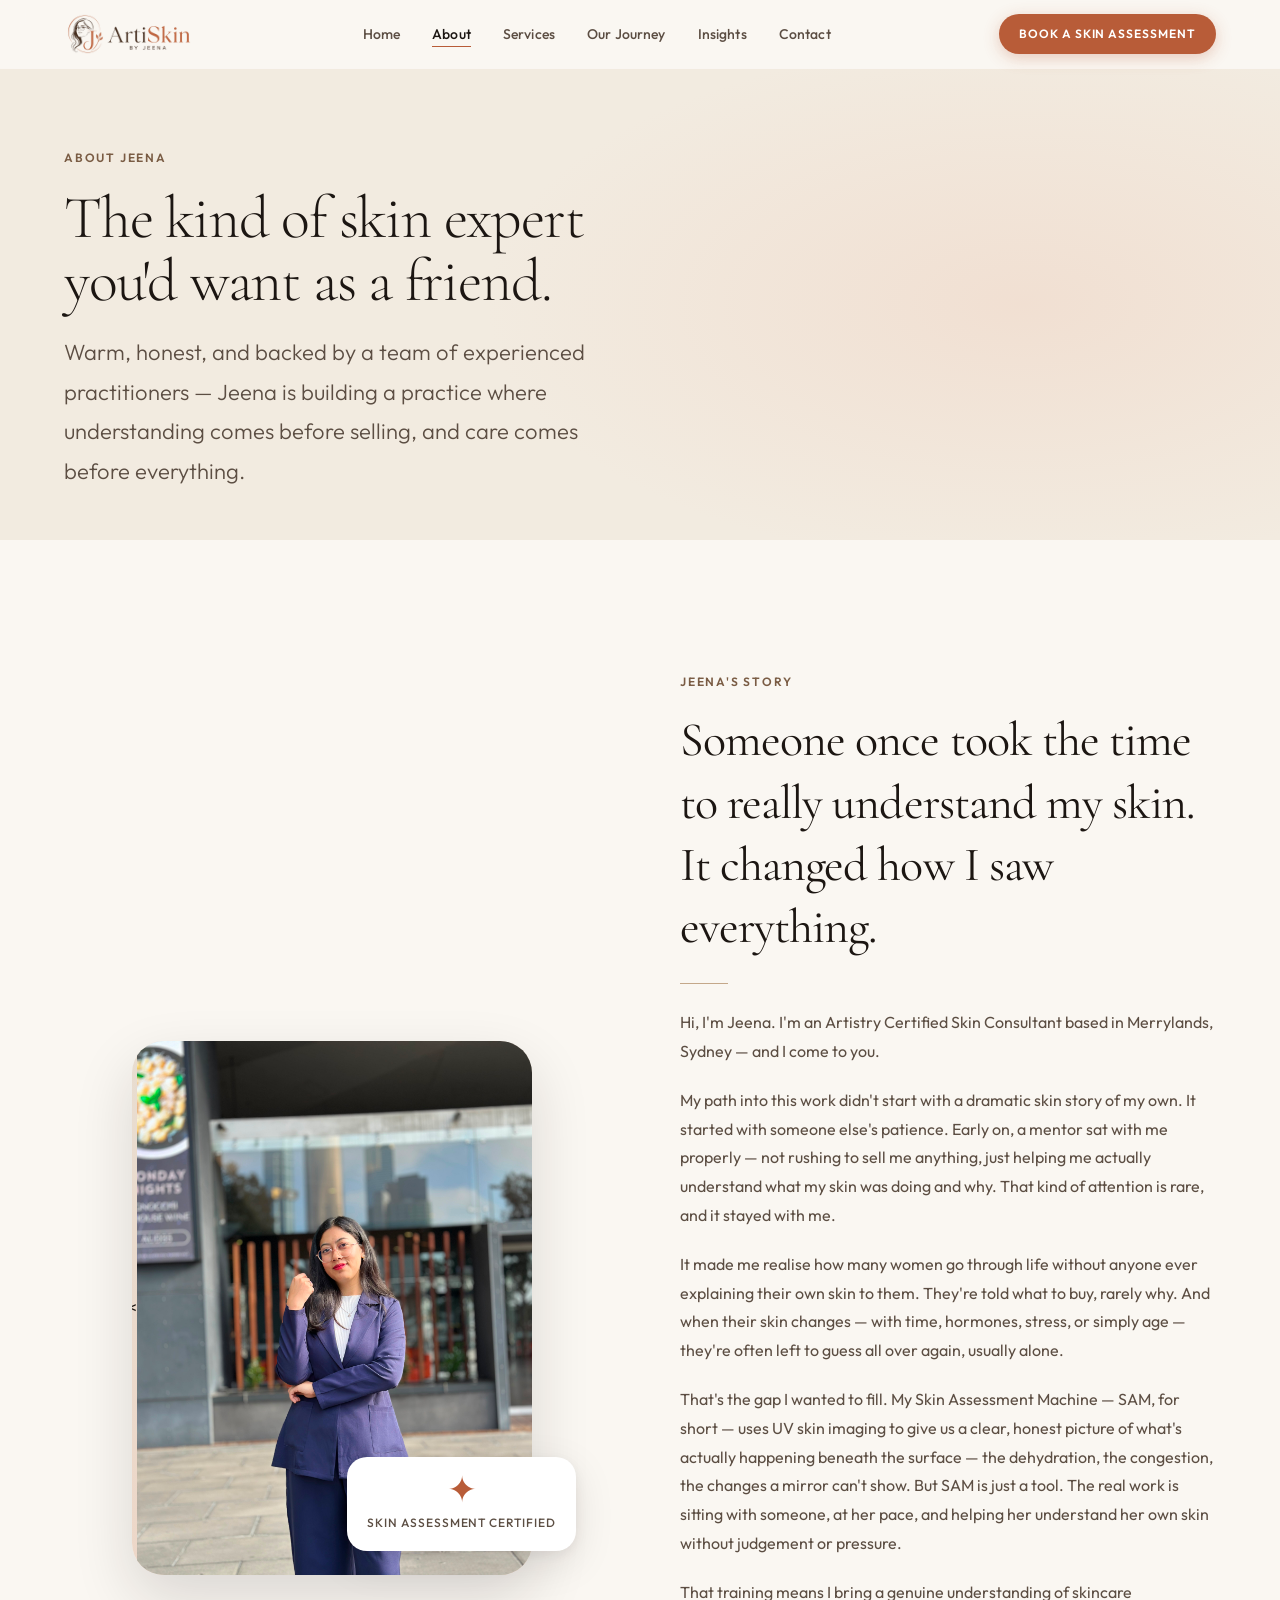
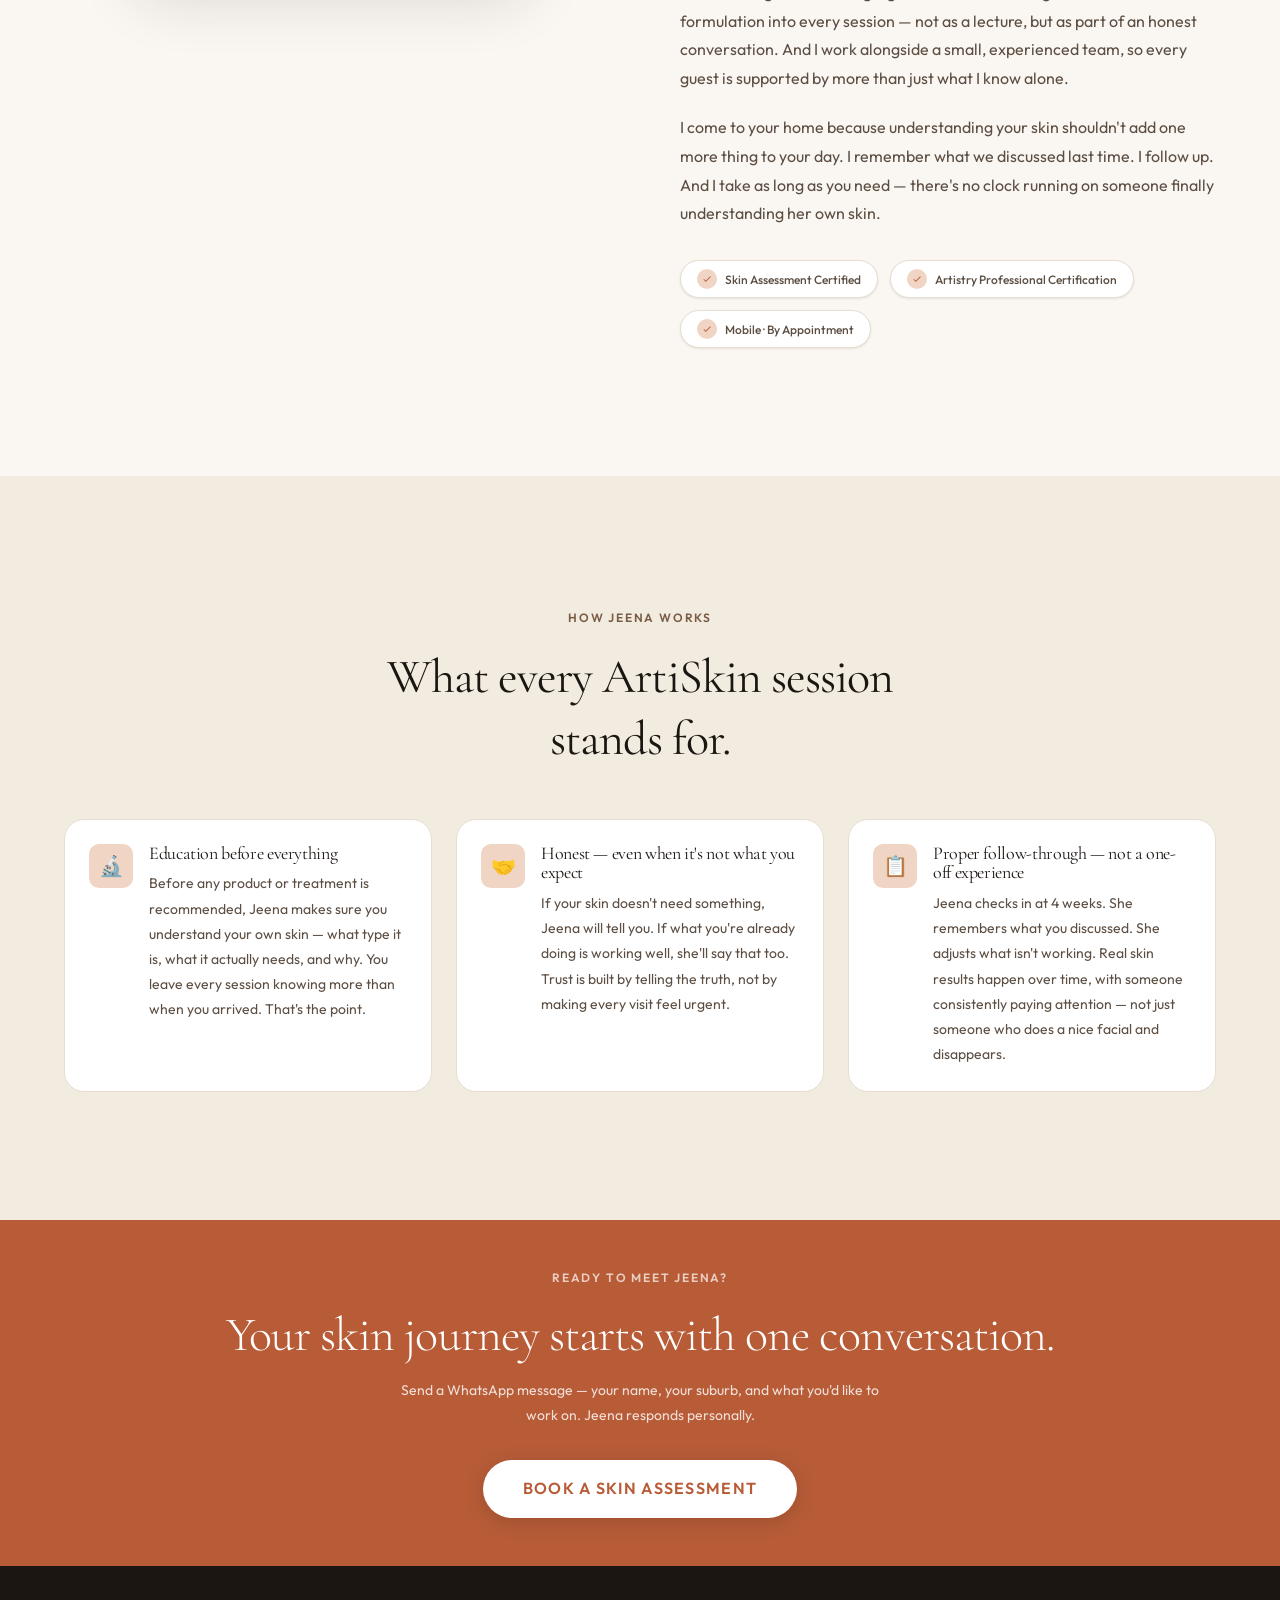
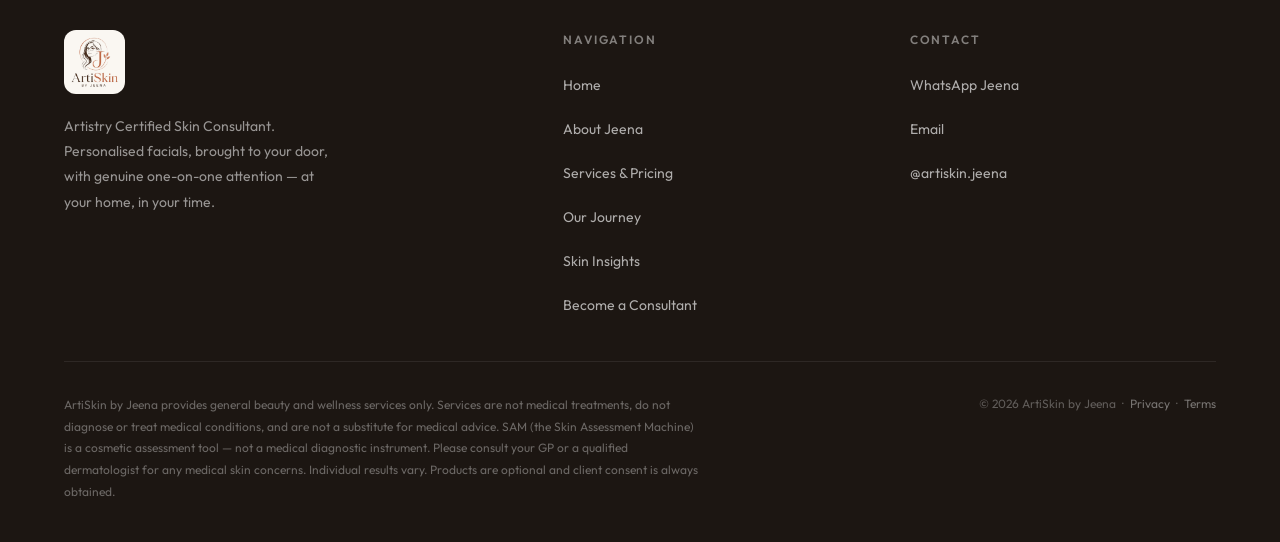
<file: about.html>
<!DOCTYPE html>
<html lang="en">
<head>
  <meta charset="UTF-8">
  <meta name="viewport" content="width=device-width, initial-scale=1.0">
  <meta name="description" content="About Jeena — Artistry Certified Skin Consultant in Merrylands, Sydney. Her story, her approach, and why she started ArtiSkin.">
  <title>About — ArtiSkin by Jeena · Art in Every Touch</title>
  <link rel="preconnect" href="https://fonts.googleapis.com">
  <link rel="preconnect" href="https://fonts.gstatic.com" crossorigin>
  <link href="https://fonts.googleapis.com/css2?family=Cormorant+Garamond:ital,wght@0,300;0,400;0,600;1,300;1,400&family=Outfit:wght@300;400;500;600&display=swap" rel="stylesheet">
  <link rel="stylesheet" href="css/tokens.css">
  <link rel="stylesheet" href="css/base.css">
  <link rel="stylesheet" href="css/components.css">
  <link rel="stylesheet" href="css/nav.css">
  <link rel="stylesheet" href="css/sections.css">
  <link rel="stylesheet" href="css/pages.css">
</head>
<body>

  <!-- NAV -->
  <nav class="site-nav" role="navigation" aria-label="Main navigation">
    <div class="nav-inner">
      <a href="index.html" class="nav-logo" aria-label="ArtiSkin by Jeena — home">
        <img src="images/logo-header.png" alt="ArtiSkin by Jeena" style="height:40px;width:auto;display:block;border-radius:6px;">
      </a>
      <ul class="nav-links" role="list">
        <li><a href="index.html">Home</a></li>
        <li><a href="about.html">About</a></li>
        <li><a href="services.html">Services</a></li>
        <li><a href="testimonials.html">Our Journey</a></li>
        <li><a href="blog.html">Insights</a></li>
        <li><a href="index.html#contact">Contact</a></li>
      </ul>
      <div class="nav-cta">
        <a href="index.html#contact" class="btn btn--primary btn--sm">Book a Skin Assessment</a>
      </div>
      <button class="nav-hamburger" aria-label="Open menu">
        <span></span><span></span><span></span>
      </button>
    </div>
  </nav>
  <div class="nav-drawer" role="navigation" aria-label="Mobile navigation">
    <a href="index.html">Home</a>
    <a href="about.html">About Jeena</a>
    <a href="services.html">Services &amp; Pricing</a>
    <a href="testimonials.html">Our Journey</a>
    <a href="blog.html">Skin Insights</a>
    <a href="become-a-consultant.html">Become a Consultant</a>
    <a href="index.html#contact">Contact</a>
    <a href="index.html#contact" class="btn btn--primary">Book via WhatsApp</a>
  </div>

  <main class="nav-offset">

    <!-- PAGE HERO -->
    <section class="page-hero">
      <div class="container">
        <div class="page-hero__inner">
          <span class="t-eyebrow page-hero__eyebrow reveal">About Jeena</span>
          <h1 class="h-hero page-hero__heading reveal reveal--delay-1">
            The kind of skin expert<br>you'd want as a friend.
          </h1>
          <p class="t-lead page-hero__sub reveal reveal--delay-2">
            Warm, honest, and backed by a team of experienced practitioners — Jeena is building a practice where understanding comes before selling, and care comes before everything.
          </p>
        </div>
      </div>
    </section>

    <!-- ABOUT BODY -->
    <section class="section">
      <div class="container">
        <div class="about-layout">

          <div class="about-portrait reveal">
            <div class="about-portrait__frame">
              <<img src="images/jeena.jpg" alt="Jeena" style="width:100%;height:100%;object-fit:cover;">
            </div>
            <div class="about-portrait__badge">
              <span class="about-portrait__badge-number">✦</span>
              <span class="about-portrait__badge-label">Skin Assessment Certified</span>
            </div>
          </div>

          <div class="about-content">
            <span class="t-eyebrow reveal">Jeena's Story</span>
            <h2 class="h-section mt-4 reveal reveal--delay-1">
              Someone once took the time to really understand my skin. It changed how I saw everything.
            </h2>
            <hr class="divider reveal reveal--delay-2">

            <p class="reveal reveal--delay-2">
              Hi, I'm Jeena. I'm an Artistry Certified Skin Consultant based in Merrylands, Sydney — and I come to you.
            </p>

            <p class="reveal reveal--delay-3">
              My path into this work didn't start with a dramatic skin story of my own. It started with someone else's patience. Early on, a mentor sat with me properly — not rushing to sell me anything, just helping me actually understand what my skin was doing and why. That kind of attention is rare, and it stayed with me.
            </p>

            <p class="reveal reveal--delay-3">
              It made me realise how many women go through life without anyone ever explaining their own skin to them. They're told what to buy, rarely why. And when their skin changes — with time, hormones, stress, or simply age — they're often left to guess all over again, usually alone.
            </p>

            <p class="reveal reveal--delay-4">
              That's the gap I wanted to fill. My Skin Assessment Machine — SAM, for short — uses UV skin imaging to give us a clear, honest picture of what's actually happening beneath the surface — the dehydration, the congestion, the changes a mirror can't show. But SAM is just a tool. The real work is sitting with someone, at her pace, and helping her understand her own skin without judgement or pressure.
            </p>

            <p class="reveal reveal--delay-4">
              That training means I bring a genuine understanding of skincare formulation into every session — not as a lecture, but as part of an honest conversation. And I work alongside a small, experienced team, so every guest is supported by more than just what I know alone.
            </p>

            <p class="reveal reveal--delay-5">
              I come to your home because understanding your skin shouldn't add one more thing to your day. I remember what we discussed last time. I follow up. And I take as long as you need — there's no clock running on someone finally understanding her own skin.
            </p>

            <div class="about-certifications mt-8 reveal reveal--delay-5">
              <div class="credential-pill">
                <span class="credential-pill__icon">
                  <svg viewBox="0 0 24 24" fill="currentColor" aria-hidden="true"><path d="M9 16.17L4.83 12l-1.42 1.41L9 19 21 7l-1.41-1.41z"/></svg>
                </span>
                Skin Assessment Certified
              </div>
              <div class="credential-pill">
                <span class="credential-pill__icon">
                  <svg viewBox="0 0 24 24" fill="currentColor" aria-hidden="true"><path d="M9 16.17L4.83 12l-1.42 1.41L9 19 21 7l-1.41-1.41z"/></svg>
                </span>
                Artistry Professional Certification
              </div>
              <div class="credential-pill">
                <span class="credential-pill__icon">
                  <svg viewBox="0 0 24 24" fill="currentColor" aria-hidden="true"><path d="M9 16.17L4.83 12l-1.42 1.41L9 19 21 7l-1.41-1.41z"/></svg>
                </span>
                Mobile · By Appointment
              </div>
            </div>
          </div>
        </div>
      </div>
    </section>

    <!-- VALUES -->
    <section class="section bg-alt">
      <div class="container">
        <div class="section-header--center reveal">
          <span class="t-eyebrow">How Jeena works</span>
          <h2 class="h-section mt-4">What every ArtiSkin session stands for.</h2>
        </div>
        <div class="grid-3">
          <div class="persona-card reveal reveal--delay-1">
            <div class="persona-card__icon">🔬</div>
            <div>
              <h3 class="persona-card__title">Education before everything</h3>
              <p class="persona-card__desc">Before any product or treatment is recommended, Jeena makes sure you understand your own skin — what type it is, what it actually needs, and why. You leave every session knowing more than when you arrived. That's the point.</p>
            </div>
          </div>
          <div class="persona-card reveal reveal--delay-2">
            <div class="persona-card__icon">🤝</div>
            <div>
              <h3 class="persona-card__title">Honest — even when it's not what you expect</h3>
              <p class="persona-card__desc">If your skin doesn't need something, Jeena will tell you. If what you're already doing is working well, she'll say that too. Trust is built by telling the truth, not by making every visit feel urgent.</p>
            </div>
          </div>
          <div class="persona-card reveal reveal--delay-3">
            <div class="persona-card__icon">📋</div>
            <div>
              <h3 class="persona-card__title">Proper follow-through — not a one-off experience</h3>
              <p class="persona-card__desc">Jeena checks in at 4 weeks. She remembers what you discussed. She adjusts what isn't working. Real skin results happen over time, with someone consistently paying attention — not just someone who does a nice facial and disappears.</p>
            </div>
          </div>
        </div>
      </div>
    </section>


    <!-- PERSONAL STORY — DEEP -->
    <!-- CTA STRIP -->
    <div class="cta-strip">
      <div class="container">
        <span class="cta-strip__eyebrow">Ready to meet Jeena?</span>
        <h2 class="cta-strip__heading">Your skin journey starts with one conversation.</h2>
        <p class="cta-strip__sub">Send a WhatsApp message — your name, your suburb, and what you'd like to work on. Jeena responds personally.</p>
        <a href="index.html#contact" class="btn btn--whatsapp btn--lg">Book a Skin Assessment</a>
      </div>
    </div>

  </main>

  <!-- FOOTER -->
  <footer class="site-footer">
    <div class="container">
      <div class="footer-top">
        <div class="footer-brand">
          <img src="images/logo-footer.png" alt="ArtiSkin by Jeena" style="height:64px;width:auto;margin-bottom:var(--sp-5);border-radius:12px;">
          <p>Artistry Certified Skin Consultant. Personalised facials, brought to your door, with genuine one-on-one attention — at your home, in your time.</p>
        </div>
        <div>
          <p class="footer-col__title">Navigation</p>
          <ul class="footer-links">
            <li><a href="index.html">Home</a></li>
            <li><a href="about.html">About Jeena</a></li>
            <li><a href="services.html">Services &amp; Pricing</a></li>
            <li><a href="testimonials.html">Our Journey</a></li>
            <li><a href="blog.html">Skin Insights</a></li>
            <li><a href="become-a-consultant.html">Become a Consultant</a></li>
          </ul>
        </div>
        <div>
          <p class="footer-col__title">Contact</p>
          <ul class="footer-links">
            <li><a href="https://wa.me/61420587160">WhatsApp Jeena</a></li>
            <li><a href="mailto:hello@artiskinbyjeena.com.au">Email</a></li>
            <li><a href="https://instagram.com/artiskin.jeena" target="_blank" rel="noopener">@artiskin.jeena</a></li>
          </ul>
        </div>
      </div>
      <div class="footer-bottom">
        <p class="footer-disclaimer">ArtiSkin by Jeena provides general beauty and wellness services only. Services are not medical treatments, do not diagnose or treat medical conditions, and are not a substitute for medical advice. SAM (the Skin Assessment Machine) is a cosmetic assessment tool — not a medical diagnostic instrument. Please consult your GP or a qualified dermatologist for any medical skin concerns. Individual results vary. Products are optional and client consent is always obtained.</p>
        <p class="footer-copy">© 2026 ArtiSkin by Jeena &nbsp;·&nbsp; <a href="privacy.html" style="color:rgba(255,255,255,0.4);">Privacy</a> &nbsp;·&nbsp; <a href="terms.html" style="color:rgba(255,255,255,0.4);">Terms</a></p>
      </div>
    </div>
  </footer>

  <script src="js/nav.js"></script>
  <script src="js/reveal.js"></script>
</body>
</html>
</file>
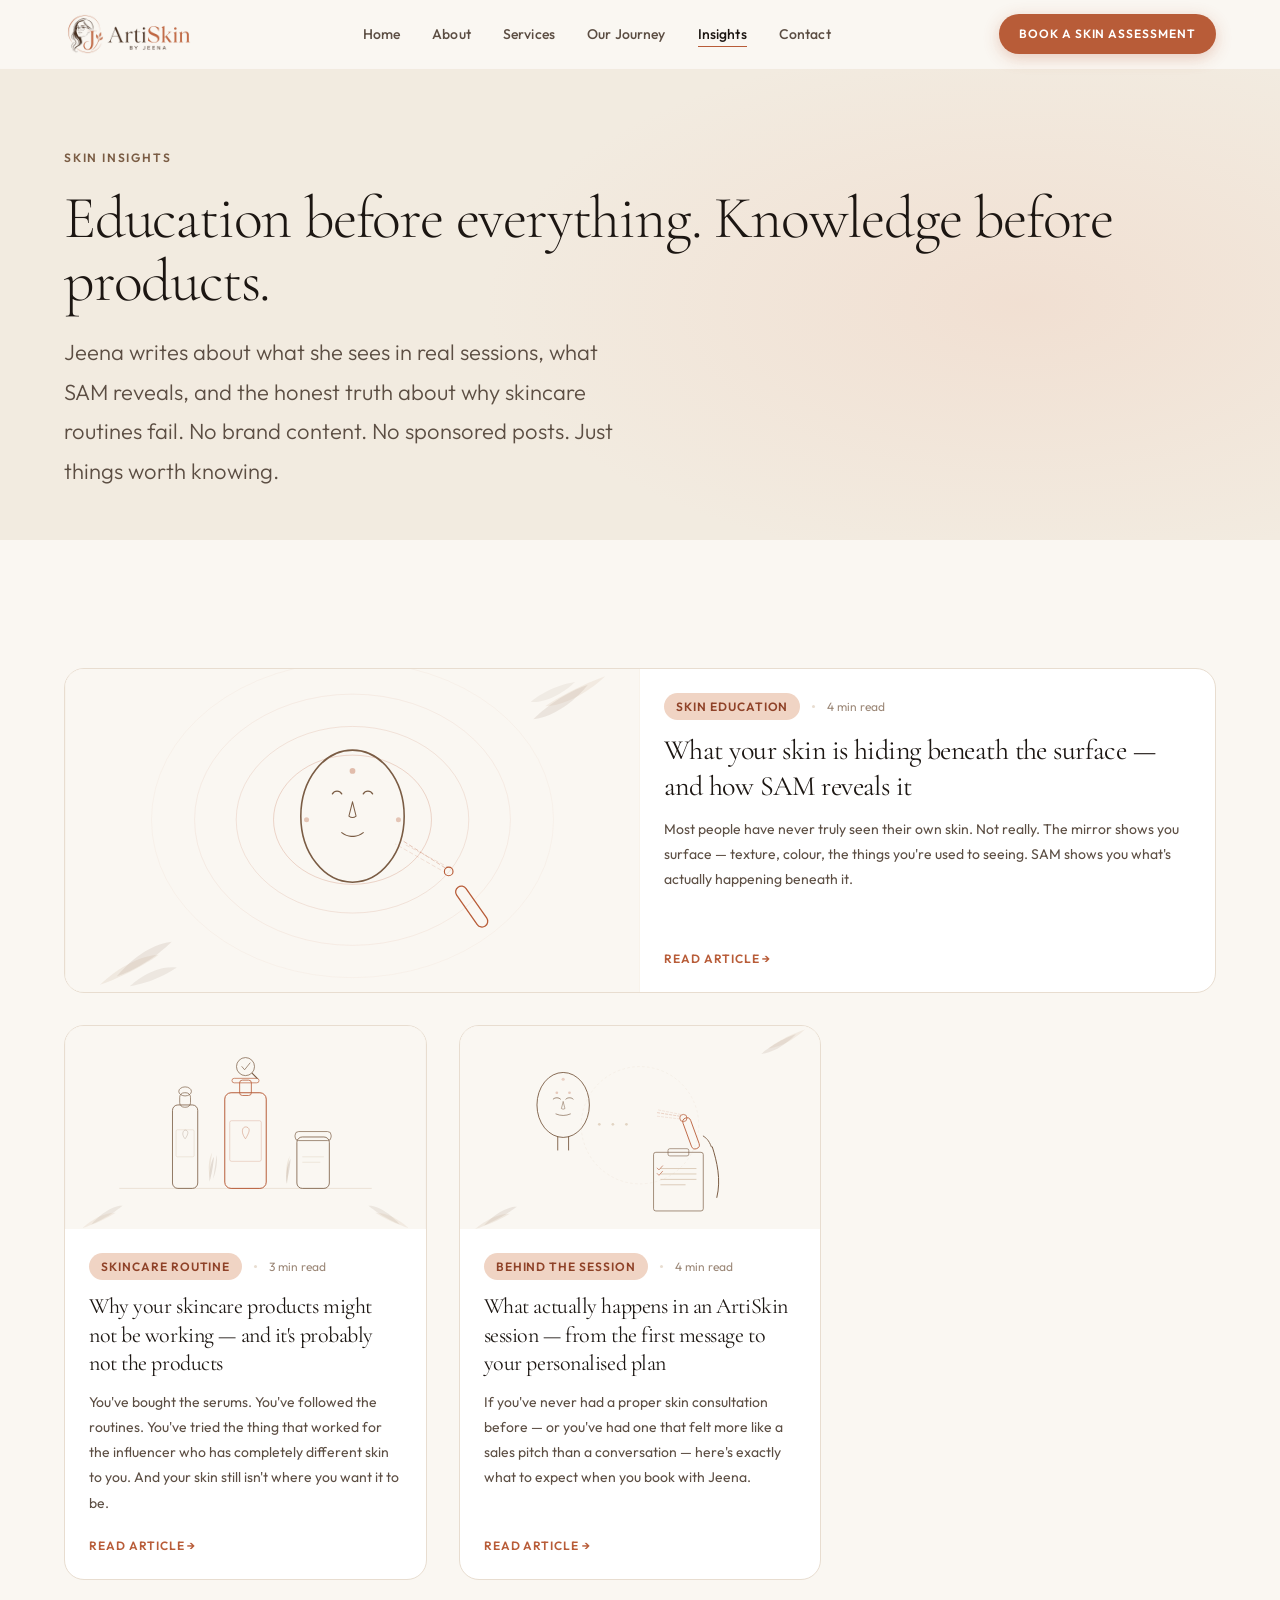
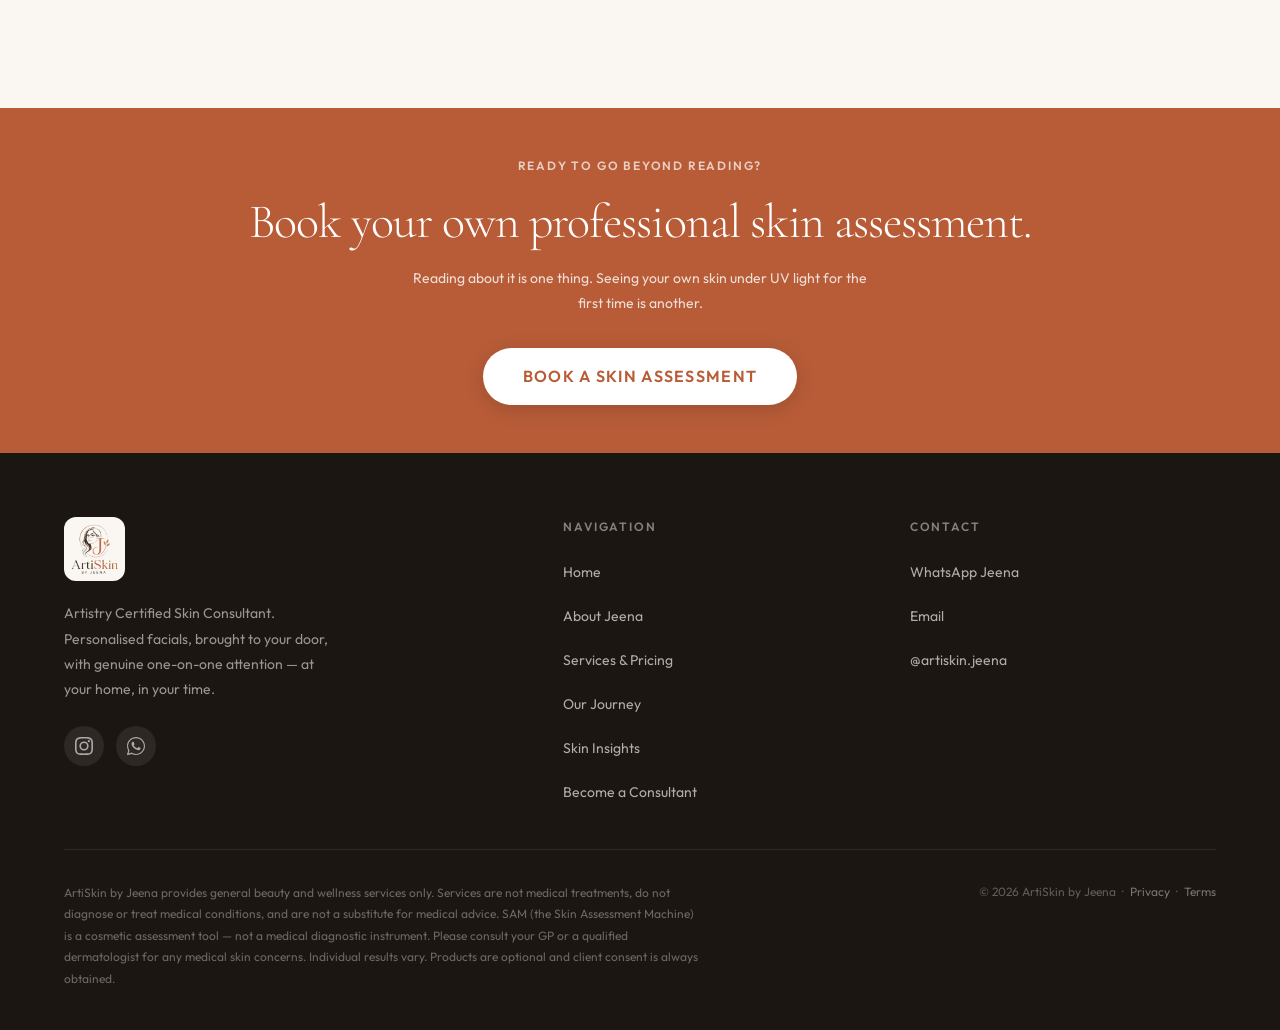
<file: blog.html>
<!DOCTYPE html>
<html lang="en">
<head>
  <meta charset="UTF-8">
  <meta name="viewport" content="width=device-width, initial-scale=1.0">
  <meta name="description" content="Skin Insights by Jeena — honest education about skin health, what SAM (her Skin Assessment Machine, used for UV skin imaging) reveals, why skincare fails, and what actually happens in an ArtiSkin session.">
  <title>Skin Insights — ArtiSkin by Jeena · Art in Every Touch</title>
  <link rel="preconnect" href="https://fonts.googleapis.com">
  <link rel="preconnect" href="https://fonts.gstatic.com" crossorigin>
  <link href="https://fonts.googleapis.com/css2?family=Cormorant+Garamond:ital,wght@0,300;0,400;0,600;1,300;1,400&family=Outfit:wght@300;400;500;600&display=swap" rel="stylesheet">
  <link rel="stylesheet" href="css/tokens.css">
  <link rel="stylesheet" href="css/base.css">
  <link rel="stylesheet" href="css/components.css">
  <link rel="stylesheet" href="css/nav.css">
  <link rel="stylesheet" href="css/sections.css">
  <link rel="stylesheet" href="css/blog.css">
  <link rel="stylesheet" href="css/pages.css">
</head>
<body>

  <!-- NAV -->
  <nav class="site-nav" role="navigation" aria-label="Main navigation">
    <div class="nav-inner">
      <a href="index.html" class="nav-logo" aria-label="ArtiSkin by Jeena — home">
        <img src="images/logo-header.png" alt="ArtiSkin by Jeena" style="height:40px;width:auto;display:block;border-radius:6px;">
      </a>
      <ul class="nav-links" role="list">
        <li><a href="index.html">Home</a></li>
        <li><a href="about.html">About</a></li>
        <li><a href="services.html">Services</a></li>
        <li><a href="testimonials.html">Our Journey</a></li>
        <li><a href="blog.html">Insights</a></li>
        <li><a href="index.html#contact">Contact</a></li>
      </ul>
      <div class="nav-cta">
        <a href="index.html#contact" class="btn btn--primary btn--sm">Book a Skin Assessment</a>
      </div>
      <button class="nav-hamburger" aria-label="Open menu">
        <span></span><span></span><span></span>
      </button>
    </div>
  </nav>
  <div class="nav-drawer" role="navigation" aria-label="Mobile navigation">
    <a href="index.html">Home</a>
    <a href="about.html">About Jeena</a>
    <a href="services.html">Services &amp; Pricing</a>
    <a href="testimonials.html">Our Journey</a>
    <a href="blog.html">Skin Insights</a>
    <a href="become-a-consultant.html">Become a Consultant</a>
    <a href="index.html#contact">Contact</a>
    <a href="index.html#contact" class="btn btn--primary">Book via WhatsApp</a>
  </div>

  <main class="nav-offset">

    <!-- PAGE HERO -->
    <section class="page-hero">
      <div class="container">
        <div class="page-hero__inner">
          <span class="t-eyebrow page-hero__eyebrow reveal">Skin Insights</span>
          <h1 class="h-hero page-hero__heading reveal reveal--delay-1">
            Education before everything. Knowledge before products.
          </h1>
          <p class="t-lead page-hero__sub reveal reveal--delay-2">
            Jeena writes about what she sees in real sessions, what SAM reveals, and the honest truth about why skincare routines fail. No brand content. No sponsored posts. Just things worth knowing.
          </p>
        </div>
      </div>
    </section>

    <!-- BLOG GRID -->
    <section class="blog-page section">
      <div class="container">
        <div class="blog-grid">

          <a href="posts/what-sam-reveals.html" class="blog-card reveal">
            <div class="blog-card__image">
              <img src="images/blog/uv-imaging.svg" alt="" class="blog-card__image-img">
            </div>
            <div class="blog-card__body">
              <div class="blog-card__meta">
                <span class="badge badge--trust">Skin Education</span>
                <span class="blog-card__meta-sep"></span>
                <span>4 min read</span>
              </div>
              <h2 class="blog-card__title">What your skin is hiding beneath the surface — and how SAM reveals it</h2>
              <p class="blog-card__excerpt">Most people have never truly seen their own skin. Not really. The mirror shows you surface — texture, colour, the things you're used to seeing. SAM shows you what's actually happening beneath it.</p>
              <span class="blog-card__read-more">Read Article →</span>
            </div>
          </a>

          <a href="posts/why-skincare-not-working.html" class="blog-card reveal reveal--delay-1">
            <div class="blog-card__image">
              <img src="images/blog/routine-flatlay.svg" alt="" class="blog-card__image-img">
            </div>
            <div class="blog-card__body">
              <div class="blog-card__meta">
                <span class="badge badge--trust">Skincare Routine</span>
                <span class="blog-card__meta-sep"></span>
                <span>3 min read</span>
              </div>
              <h2 class="blog-card__title">Why your skincare products might not be working — and it's probably not the products</h2>
              <p class="blog-card__excerpt">You've bought the serums. You've followed the routines. You've tried the thing that worked for the influencer who has completely different skin to you. And your skin still isn't where you want it to be.</p>
              <span class="blog-card__read-more">Read Article →</span>
            </div>
          </a>

          <a href="posts/what-happens-in-a-session.html" class="blog-card reveal reveal--delay-2">
            <div class="blog-card__image">
              <img src="images/blog/consultation-session.svg" alt="" class="blog-card__image-img">
            </div>
            <div class="blog-card__body">
              <div class="blog-card__meta">
                <span class="badge badge--trust">Behind the Session</span>
                <span class="blog-card__meta-sep"></span>
                <span>4 min read</span>
              </div>
              <h2 class="blog-card__title">What actually happens in an ArtiSkin session — from the first message to your personalised plan</h2>
              <p class="blog-card__excerpt">If you've never had a proper skin consultation before — or you've had one that felt more like a sales pitch than a conversation — here's exactly what to expect when you book with Jeena.</p>
              <span class="blog-card__read-more">Read Article →</span>
            </div>
          </a>

        </div>
      </div>
    </section>

    <!-- CTA STRIP -->
    <div class="cta-strip">
      <div class="container">
        <span class="cta-strip__eyebrow">Ready to go beyond reading?</span>
        <h2 class="cta-strip__heading">Book your own professional skin assessment.</h2>
        <p class="cta-strip__sub">Reading about it is one thing. Seeing your own skin under UV light for the first time is another.</p>
        <a href="index.html#contact" class="btn btn--whatsapp btn--lg">Book a Skin Assessment</a>
      </div>
    </div>

  </main>

  <!-- FOOTER -->
  <footer class="site-footer">
    <div class="container">
      <div class="footer-top">
        <div class="footer-brand">
          <img src="images/logo-footer.png" alt="ArtiSkin by Jeena" style="height:64px;width:auto;margin-bottom:var(--sp-5);border-radius:12px;">
          <p>Artistry Certified Skin Consultant. Personalised facials, brought to your door, with genuine one-on-one attention — at your home, in your time.</p>
          <div class="footer-social" style="margin-top:var(--sp-6);">
            <a href="https://instagram.com/artiskin.jeena" target="_blank" rel="noopener" aria-label="ArtiSkin on Instagram">
              <svg viewBox="0 0 24 24" fill="currentColor" width="18" height="18" aria-hidden="true"><path d="M12 2.163c3.204 0 3.584.012 4.85.07 3.252.148 4.771 1.691 4.919 4.919.058 1.265.069 1.645.069 4.849 0 3.205-.012 3.584-.069 4.849-.149 3.225-1.664 4.771-4.919 4.919-1.266.058-1.644.07-4.85.07-3.204 0-3.584-.012-4.849-.07-3.26-.149-4.771-1.699-4.919-4.92-.058-1.265-.07-1.644-.07-4.849 0-3.204.013-3.583.07-4.849.149-3.227 1.664-4.771 4.919-4.919 1.266-.057 1.645-.069 4.849-.069zM12 0C8.741 0 8.333.014 7.053.072 2.695.272.273 2.69.073 7.052.014 8.333 0 8.741 0 12c0 3.259.014 3.668.072 4.948.2 4.358 2.618 6.78 6.98 6.98C8.333 23.986 8.741 24 12 24c3.259 0 3.668-.014 4.948-.072 4.354-.2 6.782-2.618 6.979-6.98.059-1.28.073-1.689.073-4.948 0-3.259-.014-3.667-.072-4.947-.196-4.354-2.617-6.78-6.979-6.98C15.668.014 15.259 0 12 0zm0 5.838a6.162 6.162 0 100 12.324 6.162 6.162 0 000-12.324zM12 16a4 4 0 110-8 4 4 0 010 8zm6.406-11.845a1.44 1.44 0 100 2.881 1.44 1.44 0 000-2.881z"/></svg>
            </a>
            <a href="https://wa.me/61420587160" target="_blank" rel="noopener" aria-label="WhatsApp Jeena">
              <svg viewBox="0 0 24 24" fill="currentColor" width="18" height="18" aria-hidden="true"><path d="M17.472 14.382c-.297-.149-1.758-.867-2.03-.967-.273-.099-.471-.148-.67.15-.197.297-.767.966-.94 1.164-.173.199-.347.223-.644.075-.297-.15-1.255-.463-2.39-1.475-.883-.788-1.48-1.761-1.653-2.059-.173-.297-.018-.458.13-.606.134-.133.298-.347.446-.52.149-.174.198-.298.298-.497.099-.198.05-.371-.025-.52-.075-.149-.669-1.612-.916-2.207-.242-.579-.487-.5-.669-.51-.173-.008-.371-.01-.57-.01-.198 0-.52.074-.792.372-.272.297-1.04 1.016-1.04 2.479 0 1.462 1.065 2.875 1.213 3.074.149.198 2.096 3.2 5.077 4.487.709.306 1.262.489 1.694.625.712.227 1.36.195 1.871.118.571-.085 1.758-.719 2.006-1.413.248-.694.248-1.289.173-1.413-.074-.124-.272-.198-.57-.347z"/><path d="M12 0C5.373 0 0 5.373 0 12c0 2.118.554 4.107 1.523 5.835L.057 23.215a.75.75 0 00.93.902l5.524-1.445A11.935 11.935 0 0012 24c6.627 0 12-5.373 12-12S18.627 0 12 0zm0 22.5c-1.965 0-3.806-.526-5.393-1.44l-.387-.227-4.012 1.05 1.074-3.9-.252-.4A10.447 10.447 0 011.5 12C1.5 6.21 6.21 1.5 12 1.5S22.5 6.21 22.5 12 17.79 22.5 12 22.5z"/></svg>
            </a>
          </div>
        </div>
        <div>
          <p class="footer-col__title">Navigation</p>
          <ul class="footer-links">
            <li><a href="index.html">Home</a></li>
            <li><a href="about.html">About Jeena</a></li>
            <li><a href="services.html">Services &amp; Pricing</a></li>
            <li><a href="testimonials.html">Our Journey</a></li>
            <li><a href="blog.html">Skin Insights</a></li>
            <li><a href="become-a-consultant.html">Become a Consultant</a></li>
          </ul>
        </div>
        <div>
          <p class="footer-col__title">Contact</p>
          <ul class="footer-links">
            <li><a href="https://wa.me/61420587160">WhatsApp Jeena</a></li>
            <li><a href="mailto:hello@artiskinbyjeena.com.au">Email</a></li>
            <li><a href="https://instagram.com/artiskin.jeena" target="_blank" rel="noopener">@artiskin.jeena</a></li>
          </ul>
        </div>
      </div>
      <div class="footer-bottom">
        <p class="footer-disclaimer">ArtiSkin by Jeena provides general beauty and wellness services only. Services are not medical treatments, do not diagnose or treat medical conditions, and are not a substitute for medical advice. SAM (the Skin Assessment Machine) is a cosmetic assessment tool — not a medical diagnostic instrument. Please consult your GP or a qualified dermatologist for any medical skin concerns. Individual results vary. Products are optional and client consent is always obtained.</p>
        <p class="footer-copy">© 2026 ArtiSkin by Jeena &nbsp;·&nbsp; <a href="privacy.html" style="color:rgba(255,255,255,0.4);">Privacy</a> &nbsp;·&nbsp; <a href="terms.html" style="color:rgba(255,255,255,0.4);">Terms</a></p>
      </div>
    </div>
  </footer>

  <script src="js/nav.js"></script>
  <script src="js/reveal.js"></script>
</body>
</html>
</file>
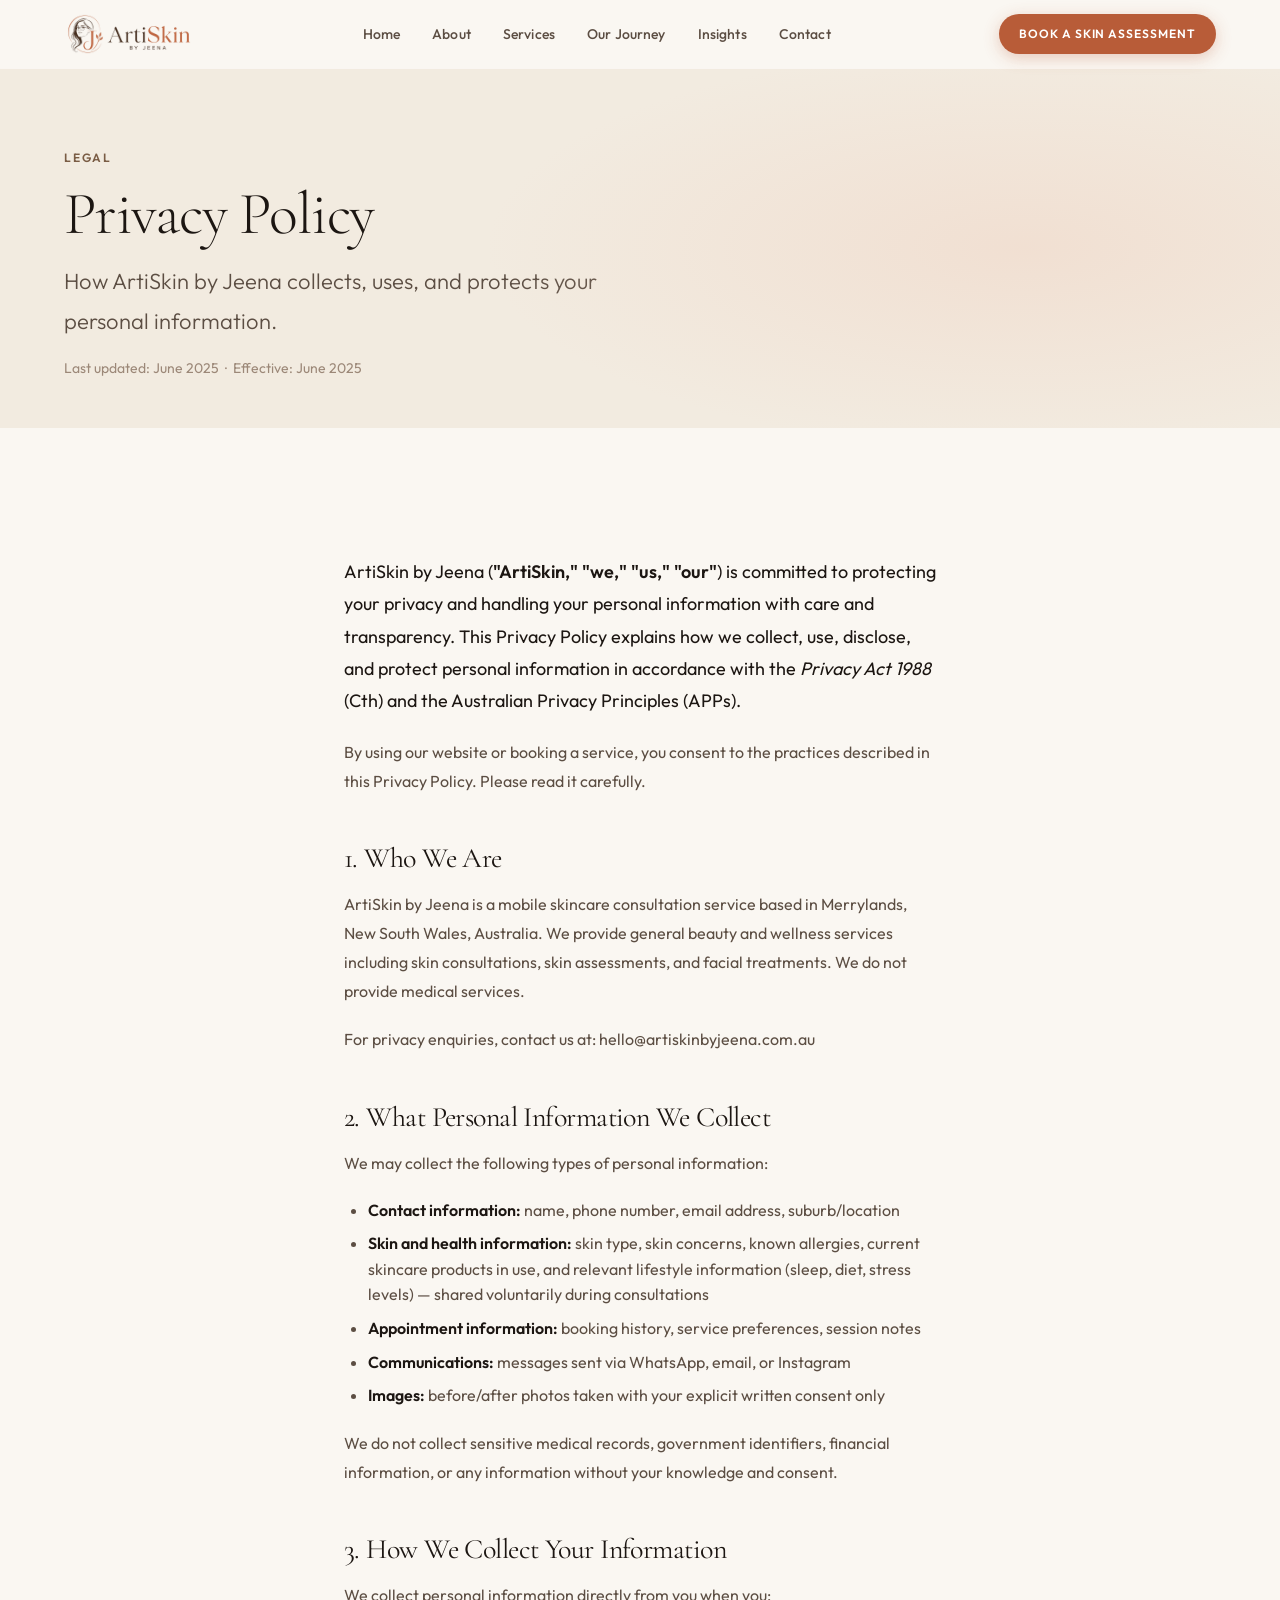
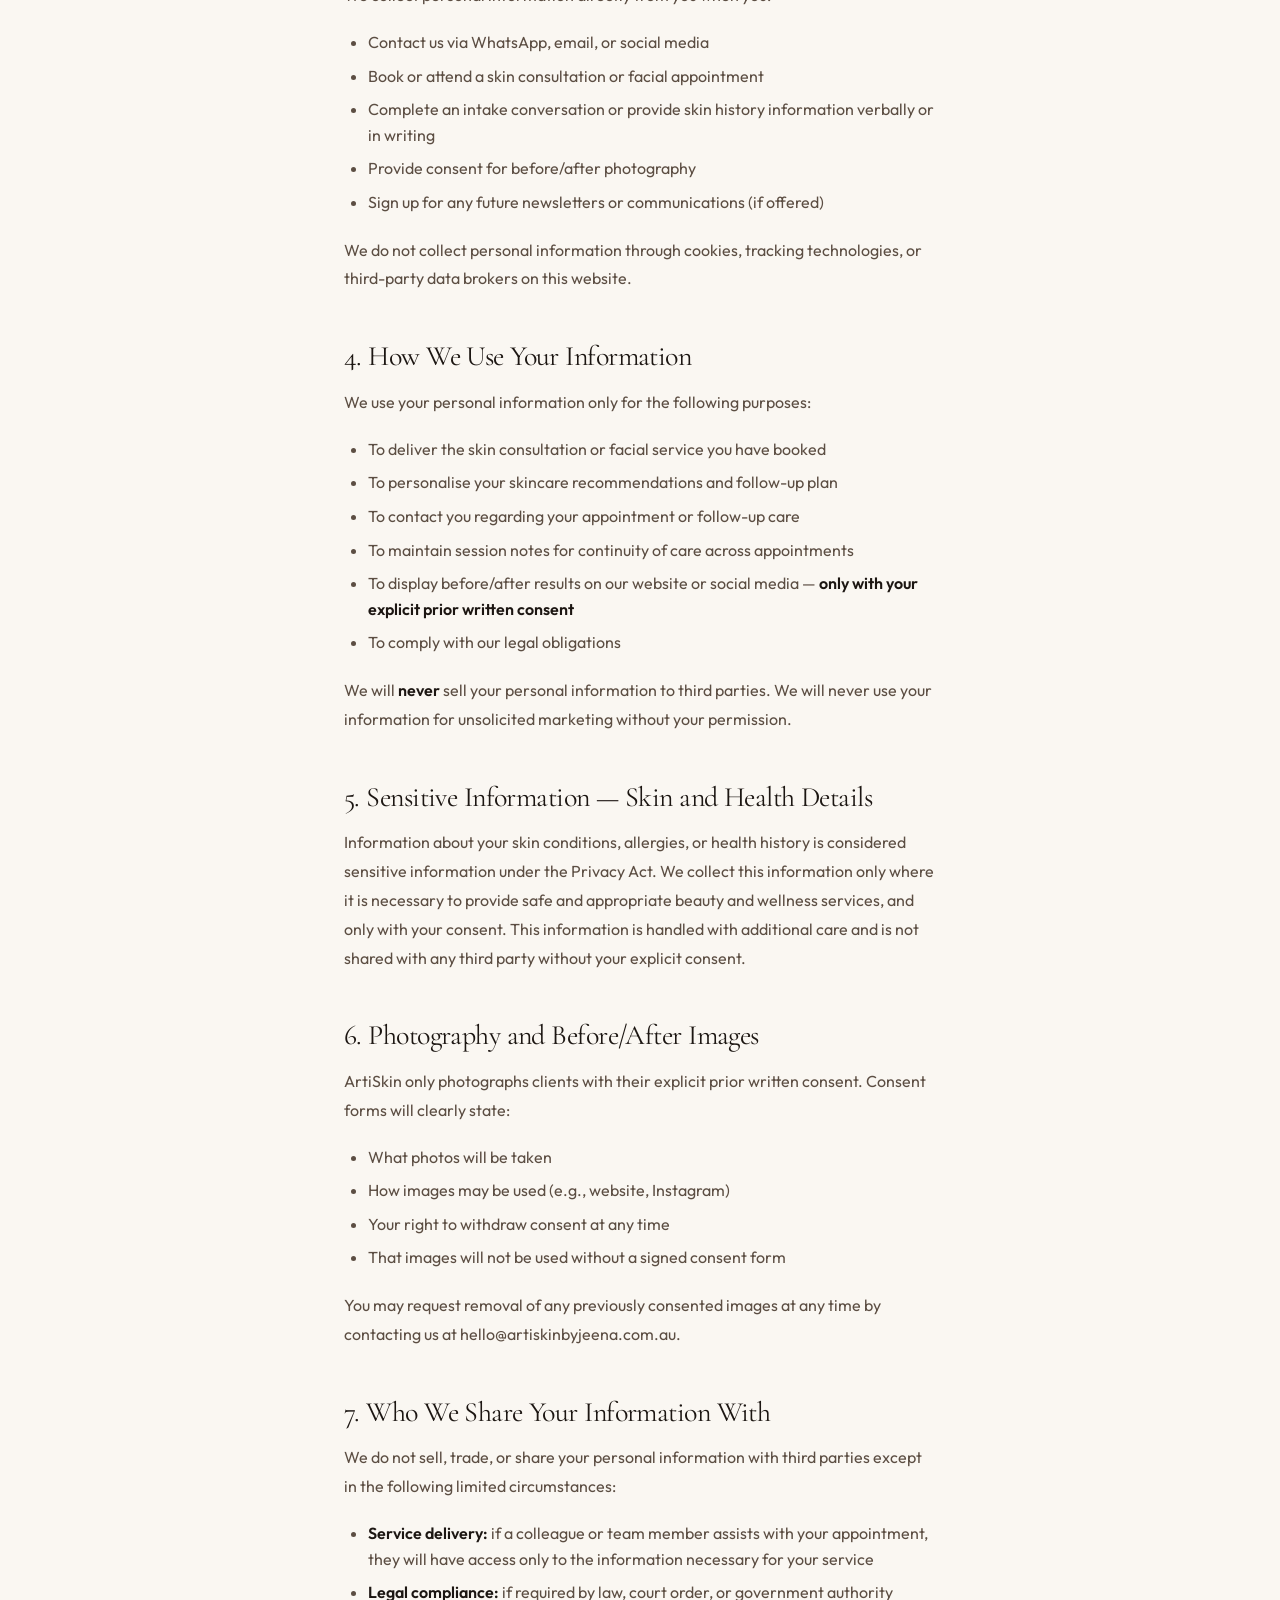
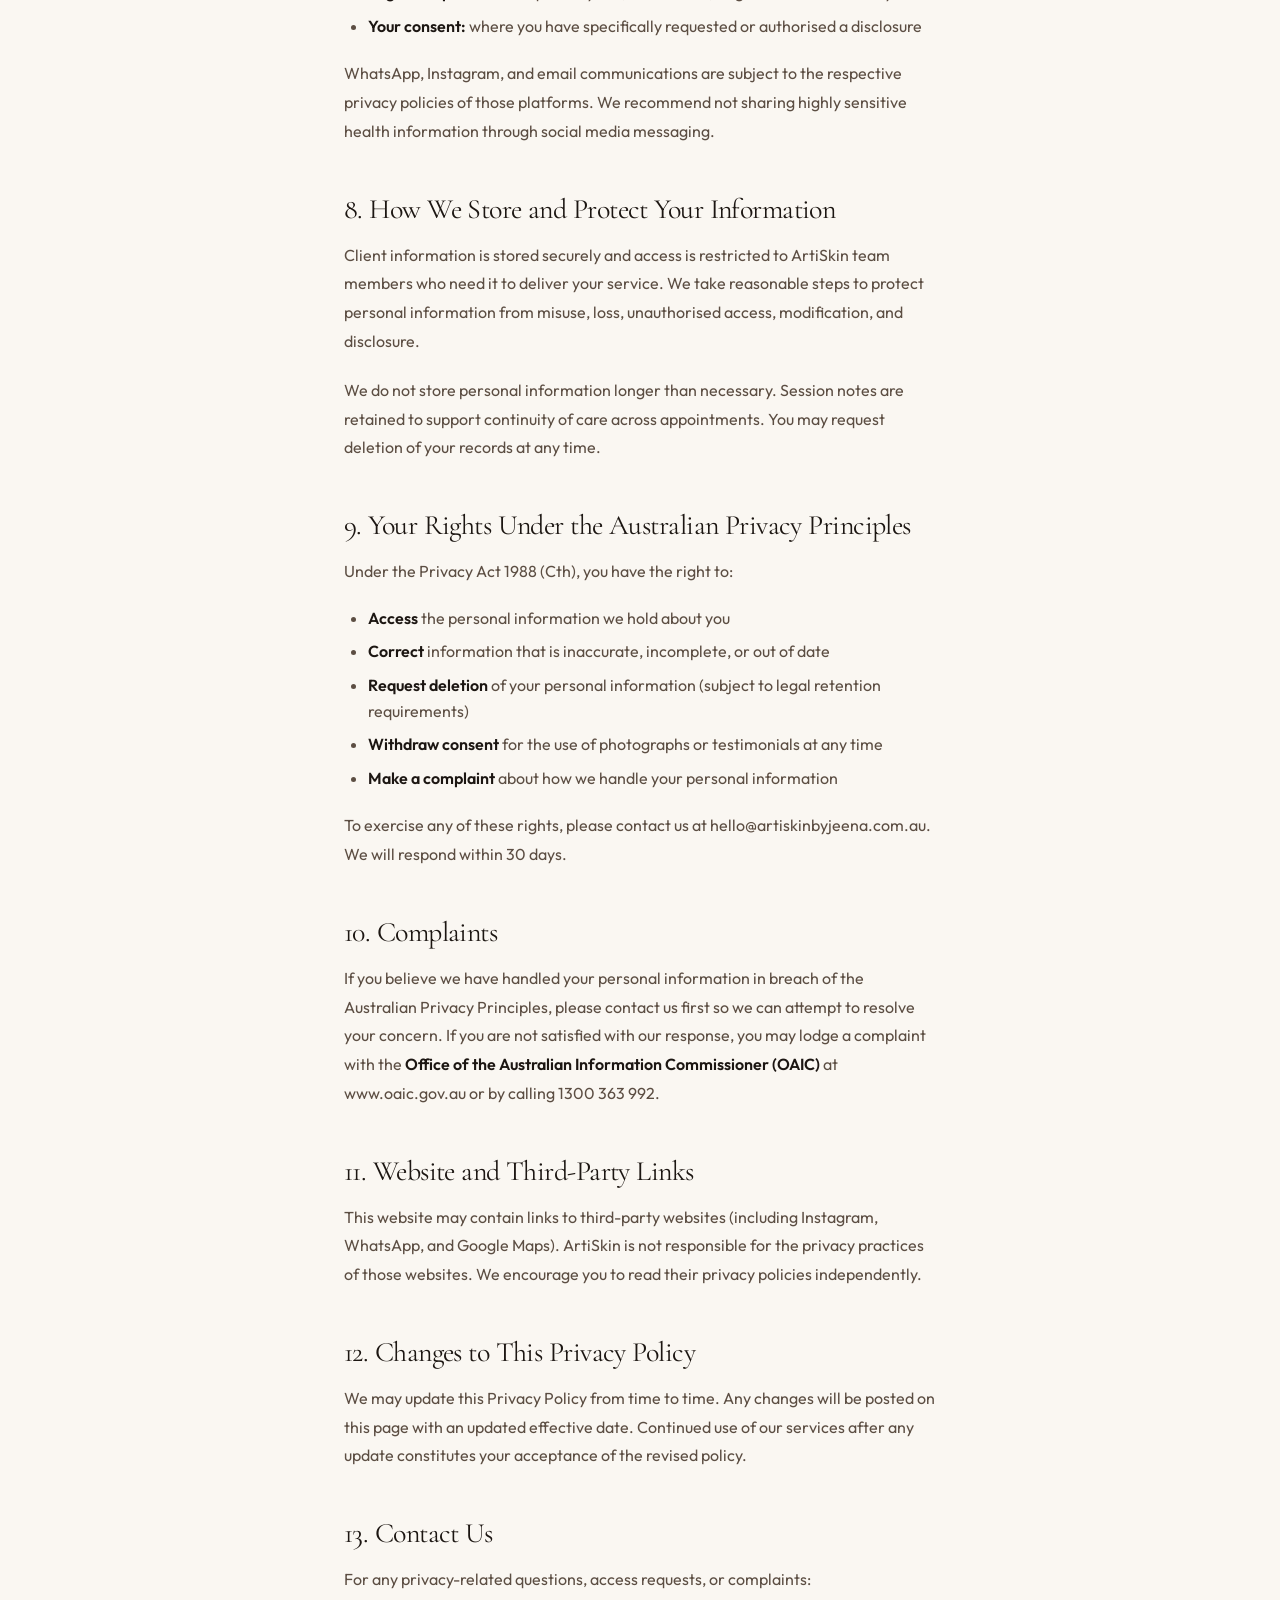
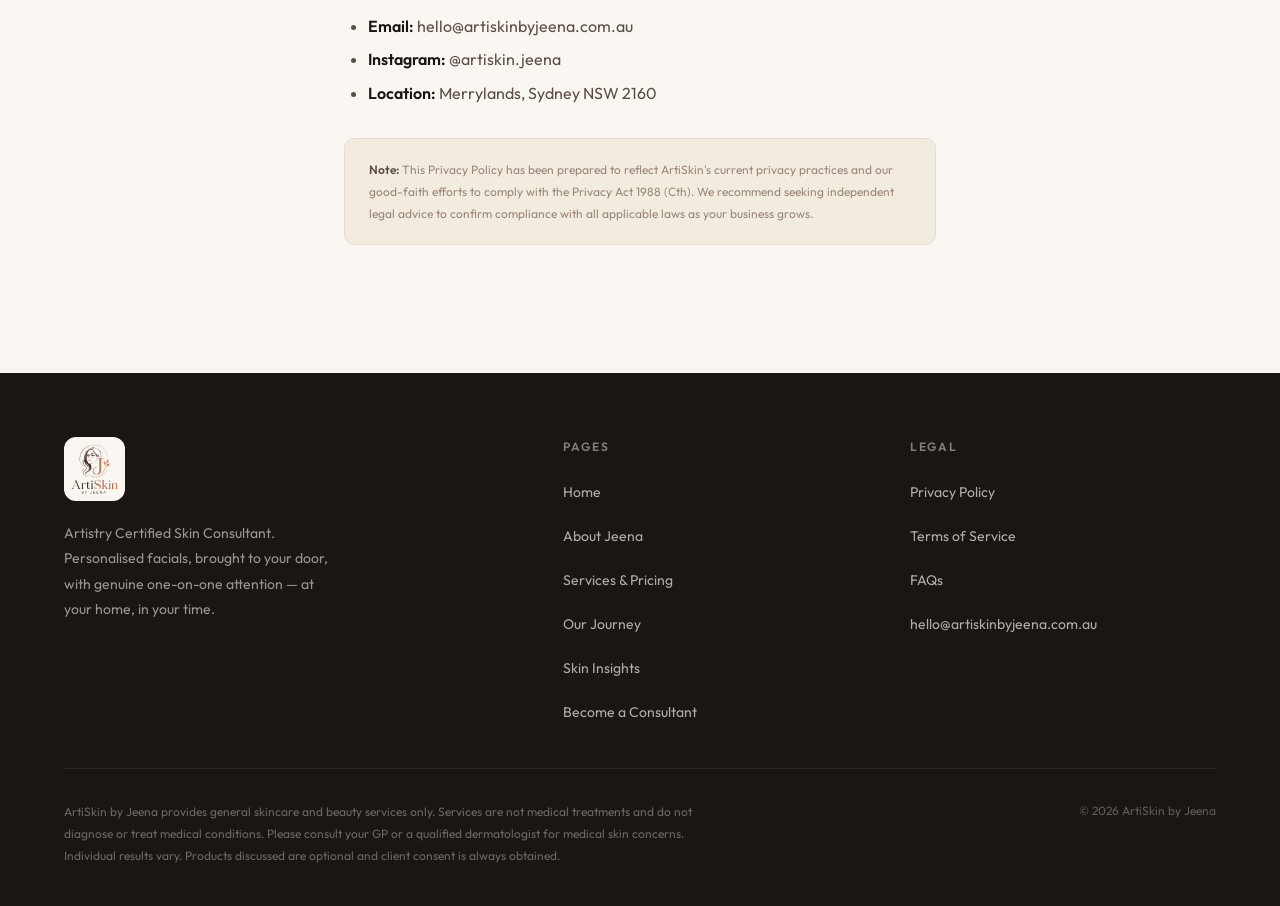
<file: privacy.html>
<!DOCTYPE html>
<html lang="en">
<head>
  <meta charset="UTF-8">
  <meta name="viewport" content="width=device-width, initial-scale=1.0">
  <meta name="description" content="ArtiSkin by Jeena — Privacy Policy. How we collect, use, and protect your personal information in accordance with the Australian Privacy Act 1988.">
  <title>Privacy Policy — ArtiSkin by Jeena</title>
  <link rel="preconnect" href="https://fonts.googleapis.com">
  <link rel="preconnect" href="https://fonts.gstatic.com" crossorigin>
  <link href="https://fonts.googleapis.com/css2?family=Cormorant+Garamond:ital,wght@0,300;0,400;0,600;1,300;1,400&family=Outfit:wght@300;400;500;600&display=swap" rel="stylesheet">
  <link rel="stylesheet" href="css/tokens.css">
  <link rel="stylesheet" href="css/base.css">
  <link rel="stylesheet" href="css/components.css">
  <link rel="stylesheet" href="css/nav.css">
  <link rel="stylesheet" href="css/sections.css">
  <link rel="stylesheet" href="css/pages.css">
</head>
<body>

  <nav class="site-nav" role="navigation" aria-label="Main navigation">
    <div class="nav-inner">
      <a href="index.html" class="nav-logo" aria-label="ArtiSkin by Jeena — home">
        <img src="images/logo-header.png" alt="ArtiSkin by Jeena" style="height:40px;width:auto;display:block;border-radius:6px;">
      </a>
      <ul class="nav-links" role="list">
        <li><a href="index.html">Home</a></li>
        <li><a href="about.html">About</a></li>
        <li><a href="services.html">Services</a></li>
        <li><a href="testimonials.html">Our Journey</a></li>
        <li><a href="blog.html">Insights</a></li>
        <li><a href="index.html#contact">Contact</a></li>
      </ul>
      <div class="nav-cta">
        <a href="index.html#contact" class="btn btn--primary btn--sm">Book a Skin Assessment</a>
      </div>
      <button class="nav-hamburger" aria-label="Open menu">
        <span></span><span></span><span></span>
      </button>
    </div>
  </nav>
  <div class="nav-drawer" role="navigation" aria-label="Mobile navigation">
    <a href="index.html">Home</a>
    <a href="about.html">About Jeena</a>
    <a href="services.html">Services &amp; Pricing</a>
    <a href="testimonials.html">Our Journey</a>
    <a href="blog.html">Skin Insights</a>
    <a href="become-a-consultant.html">Become a Consultant</a>
    <a href="index.html#contact">Contact</a>
    <a href="index.html#contact" class="btn btn--primary">Book a Skin Assessment</a>
  </div>

  <main class="nav-offset">

    <section class="page-hero">
      <div class="container">
        <span class="t-eyebrow" style="display:block;margin-bottom:var(--sp-4);">Legal</span>
        <h1 class="h-hero">Privacy Policy</h1>
        <p class="t-lead mt-4" style="max-width:560px;">How ArtiSkin by Jeena collects, uses, and protects your personal information.</p>
        <p class="t-sm mt-4 clr-muted">Last updated: June 2025 &nbsp;·&nbsp; Effective: June 2025</p>
      </div>
    </section>

    <section class="section">
      <div class="container container--sm">
        <div class="prose">

          <p>ArtiSkin by Jeena (<strong>"ArtiSkin," "we," "us," "our"</strong>) is committed to protecting your privacy and handling your personal information with care and transparency. This Privacy Policy explains how we collect, use, disclose, and protect personal information in accordance with the <em>Privacy Act 1988</em> (Cth) and the Australian Privacy Principles (APPs).</p>

          <p>By using our website or booking a service, you consent to the practices described in this Privacy Policy. Please read it carefully.</p>

          <h2>1. Who We Are</h2>
          <p>ArtiSkin by Jeena is a mobile skincare consultation service based in Merrylands, New South Wales, Australia. We provide general beauty and wellness services including skin consultations, skin assessments, and facial treatments. We do not provide medical services.</p>
          <p>For privacy enquiries, contact us at: <a href="mailto:hello@artiskinbyjeena.com.au">hello@artiskinbyjeena.com.au</a></p>

          <h2>2. What Personal Information We Collect</h2>
          <p>We may collect the following types of personal information:</p>
          <ul>
            <li><strong>Contact information:</strong> name, phone number, email address, suburb/location</li>
            <li><strong>Skin and health information:</strong> skin type, skin concerns, known allergies, current skincare products in use, and relevant lifestyle information (sleep, diet, stress levels) — shared voluntarily during consultations</li>
            <li><strong>Appointment information:</strong> booking history, service preferences, session notes</li>
            <li><strong>Communications:</strong> messages sent via WhatsApp, email, or Instagram</li>
            <li><strong>Images:</strong> before/after photos taken with your explicit written consent only</li>
          </ul>
          <p>We do not collect sensitive medical records, government identifiers, financial information, or any information without your knowledge and consent.</p>

          <h2>3. How We Collect Your Information</h2>
          <p>We collect personal information directly from you when you:</p>
          <ul>
            <li>Contact us via WhatsApp, email, or social media</li>
            <li>Book or attend a skin consultation or facial appointment</li>
            <li>Complete an intake conversation or provide skin history information verbally or in writing</li>
            <li>Provide consent for before/after photography</li>
            <li>Sign up for any future newsletters or communications (if offered)</li>
          </ul>
          <p>We do not collect personal information through cookies, tracking technologies, or third-party data brokers on this website.</p>

          <h2>4. How We Use Your Information</h2>
          <p>We use your personal information only for the following purposes:</p>
          <ul>
            <li>To deliver the skin consultation or facial service you have booked</li>
            <li>To personalise your skincare recommendations and follow-up plan</li>
            <li>To contact you regarding your appointment or follow-up care</li>
            <li>To maintain session notes for continuity of care across appointments</li>
            <li>To display before/after results on our website or social media — <strong>only with your explicit prior written consent</strong></li>
            <li>To comply with our legal obligations</li>
          </ul>
          <p>We will <strong>never</strong> sell your personal information to third parties. We will never use your information for unsolicited marketing without your permission.</p>

          <h2>5. Sensitive Information — Skin and Health Details</h2>
          <p>Information about your skin conditions, allergies, or health history is considered sensitive information under the Privacy Act. We collect this information only where it is necessary to provide safe and appropriate beauty and wellness services, and only with your consent. This information is handled with additional care and is not shared with any third party without your explicit consent.</p>

          <h2>6. Photography and Before/After Images</h2>
          <p>ArtiSkin only photographs clients with their explicit prior written consent. Consent forms will clearly state:</p>
          <ul>
            <li>What photos will be taken</li>
            <li>How images may be used (e.g., website, Instagram)</li>
            <li>Your right to withdraw consent at any time</li>
            <li>That images will not be used without a signed consent form</li>
          </ul>
          <p>You may request removal of any previously consented images at any time by contacting us at <a href="mailto:hello@artiskinbyjeena.com.au">hello@artiskinbyjeena.com.au</a>.</p>

          <h2>7. Who We Share Your Information With</h2>
          <p>We do not sell, trade, or share your personal information with third parties except in the following limited circumstances:</p>
          <ul>
            <li><strong>Service delivery:</strong> if a colleague or team member assists with your appointment, they will have access only to the information necessary for your service</li>
            <li><strong>Legal compliance:</strong> if required by law, court order, or government authority</li>
            <li><strong>Your consent:</strong> where you have specifically requested or authorised a disclosure</li>
          </ul>
          <p>WhatsApp, Instagram, and email communications are subject to the respective privacy policies of those platforms. We recommend not sharing highly sensitive health information through social media messaging.</p>

          <h2>8. How We Store and Protect Your Information</h2>
          <p>Client information is stored securely and access is restricted to ArtiSkin team members who need it to deliver your service. We take reasonable steps to protect personal information from misuse, loss, unauthorised access, modification, and disclosure.</p>
          <p>We do not store personal information longer than necessary. Session notes are retained to support continuity of care across appointments. You may request deletion of your records at any time.</p>

          <h2>9. Your Rights Under the Australian Privacy Principles</h2>
          <p>Under the Privacy Act 1988 (Cth), you have the right to:</p>
          <ul>
            <li><strong>Access</strong> the personal information we hold about you</li>
            <li><strong>Correct</strong> information that is inaccurate, incomplete, or out of date</li>
            <li><strong>Request deletion</strong> of your personal information (subject to legal retention requirements)</li>
            <li><strong>Withdraw consent</strong> for the use of photographs or testimonials at any time</li>
            <li><strong>Make a complaint</strong> about how we handle your personal information</li>
          </ul>
          <p>To exercise any of these rights, please contact us at <a href="mailto:hello@artiskinbyjeena.com.au">hello@artiskinbyjeena.com.au</a>. We will respond within 30 days.</p>

          <h2>10. Complaints</h2>
          <p>If you believe we have handled your personal information in breach of the Australian Privacy Principles, please contact us first so we can attempt to resolve your concern. If you are not satisfied with our response, you may lodge a complaint with the <strong>Office of the Australian Information Commissioner (OAIC)</strong> at <a href="https://www.oaic.gov.au" target="_blank" rel="noopener">www.oaic.gov.au</a> or by calling 1300 363 992.</p>

          <h2>11. Website and Third-Party Links</h2>
          <p>This website may contain links to third-party websites (including Instagram, WhatsApp, and Google Maps). ArtiSkin is not responsible for the privacy practices of those websites. We encourage you to read their privacy policies independently.</p>

          <h2>12. Changes to This Privacy Policy</h2>
          <p>We may update this Privacy Policy from time to time. Any changes will be posted on this page with an updated effective date. Continued use of our services after any update constitutes your acceptance of the revised policy.</p>

          <h2>13. Contact Us</h2>
          <p>For any privacy-related questions, access requests, or complaints:</p>
          <ul>
            <li><strong>Email:</strong> <a href="mailto:hello@artiskinbyjeena.com.au">hello@artiskinbyjeena.com.au</a></li>
            <li><strong>Instagram:</strong> <a href="https://instagram.com/artiskin.jeena" target="_blank" rel="noopener">@artiskin.jeena</a></li>
            <li><strong>Location:</strong> Merrylands, Sydney NSW 2160</li>
          </ul>

          <div class="disclaimer mt-12">
            <strong>Note:</strong> This Privacy Policy has been prepared to reflect ArtiSkin's current privacy practices and our good-faith efforts to comply with the Privacy Act 1988 (Cth). We recommend seeking independent legal advice to confirm compliance with all applicable laws as your business grows.
          </div>

        </div>
      </div>
    </section>

  </main>

  <footer class="site-footer">
    <div class="container">
      <div class="footer-top">
        <div class="footer-brand">
          <img src="images/logo-footer.png" alt="ArtiSkin by Jeena" style="height:64px;width:auto;margin-bottom:var(--sp-5);border-radius:12px;">
          <p>Artistry Certified Skin Consultant. Personalised facials, brought to your door, with genuine one-on-one attention — at your home, in your time.</p>
        </div>
        <div>
          <p class="footer-col__title">Pages</p>
          <ul class="footer-links">
            <li><a href="index.html">Home</a></li>
            <li><a href="about.html">About Jeena</a></li>
            <li><a href="services.html">Services &amp; Pricing</a></li>
            <li><a href="testimonials.html">Our Journey</a></li>
            <li><a href="blog.html">Skin Insights</a></li>
            <li><a href="become-a-consultant.html">Become a Consultant</a></li>
          </ul>
        </div>
        <div>
          <p class="footer-col__title">Legal</p>
          <ul class="footer-links">
            <li><a href="privacy.html">Privacy Policy</a></li>
            <li><a href="terms.html">Terms of Service</a></li>
            <li><a href="index.html#faq">FAQs</a></li>
            <li><a href="mailto:hello@artiskinbyjeena.com.au">hello@artiskinbyjeena.com.au</a></li>
          </ul>
        </div>
      </div>
      <div class="footer-bottom">
        <p class="footer-disclaimer">ArtiSkin by Jeena provides general skincare and beauty services only. Services are not medical treatments and do not diagnose or treat medical conditions. Please consult your GP or a qualified dermatologist for medical skin concerns. Individual results vary. Products discussed are optional and client consent is always obtained.</p>
        <p class="footer-copy">© 2026 ArtiSkin by Jeena</p>
      </div>
    </div>
  </footer>

  <script src="js/nav.js"></script>
  <script src="js/reveal.js"></script>
</body>
</html>
</file>
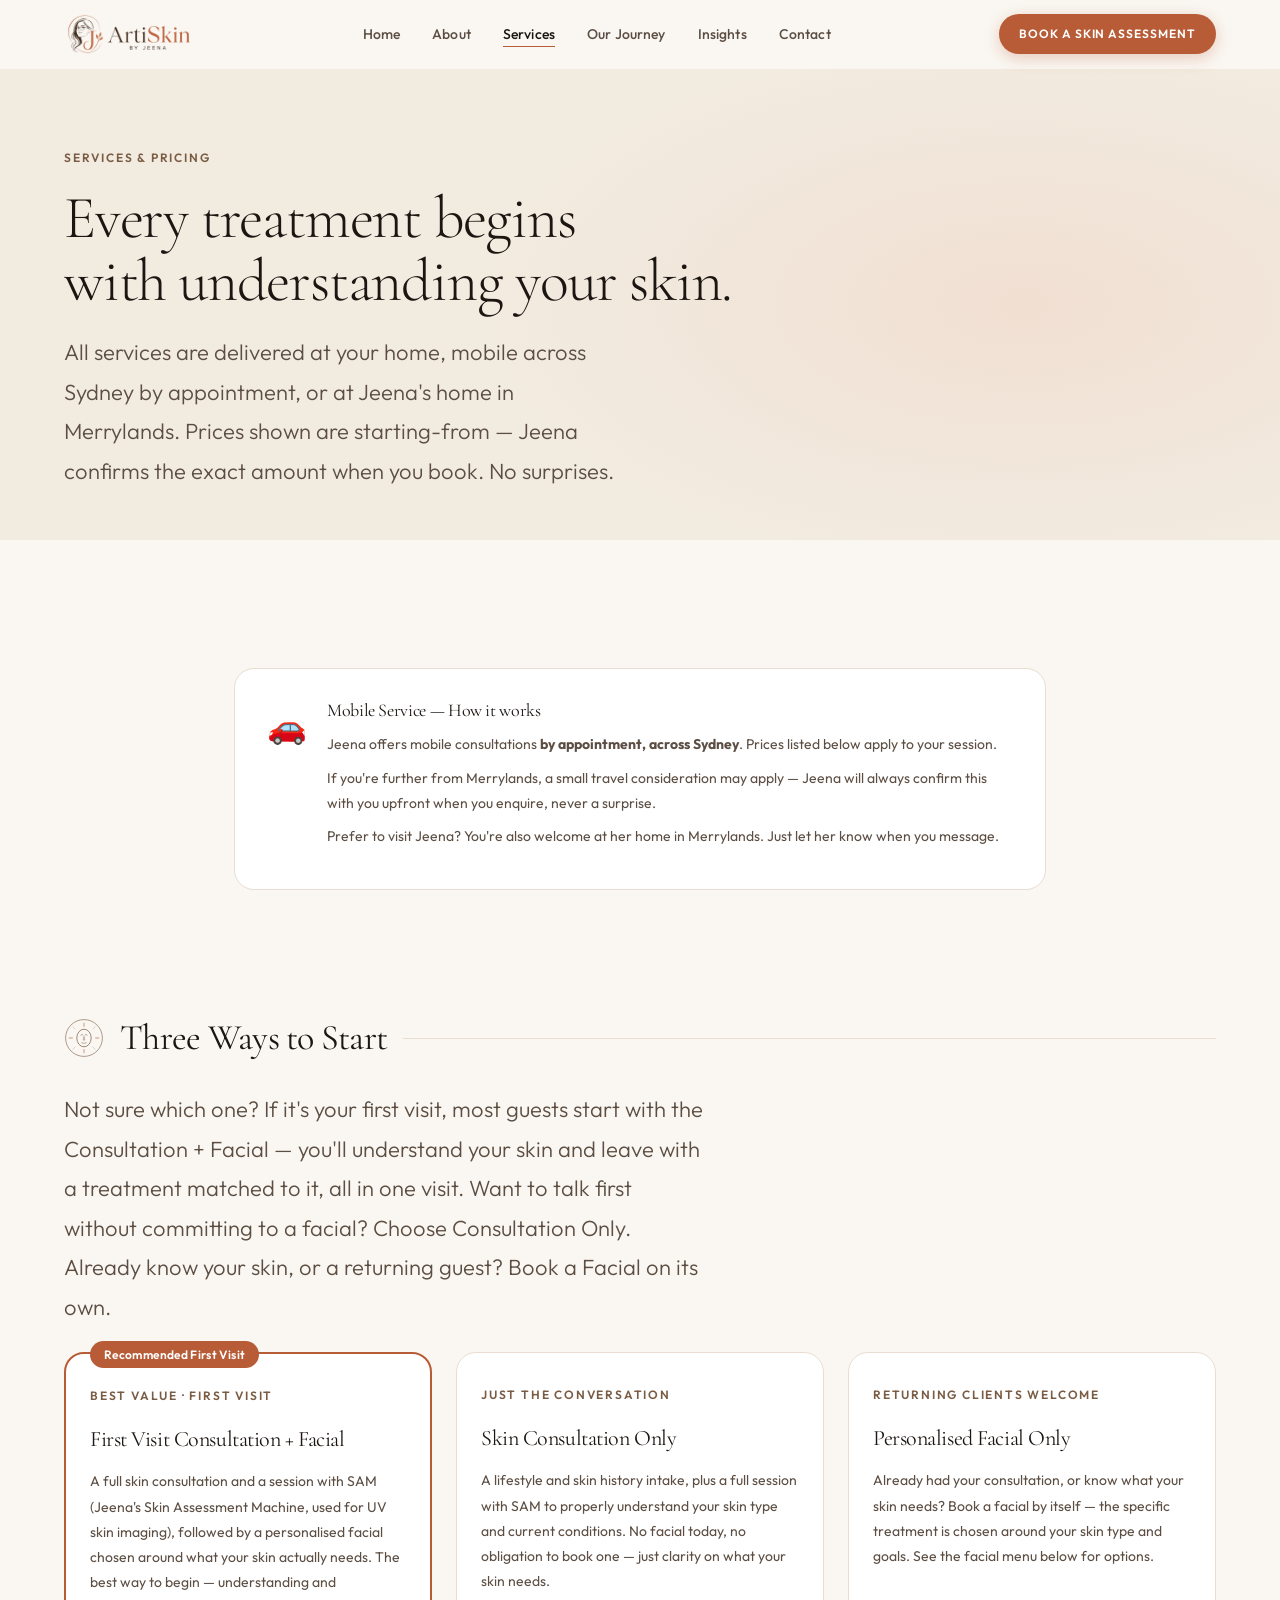
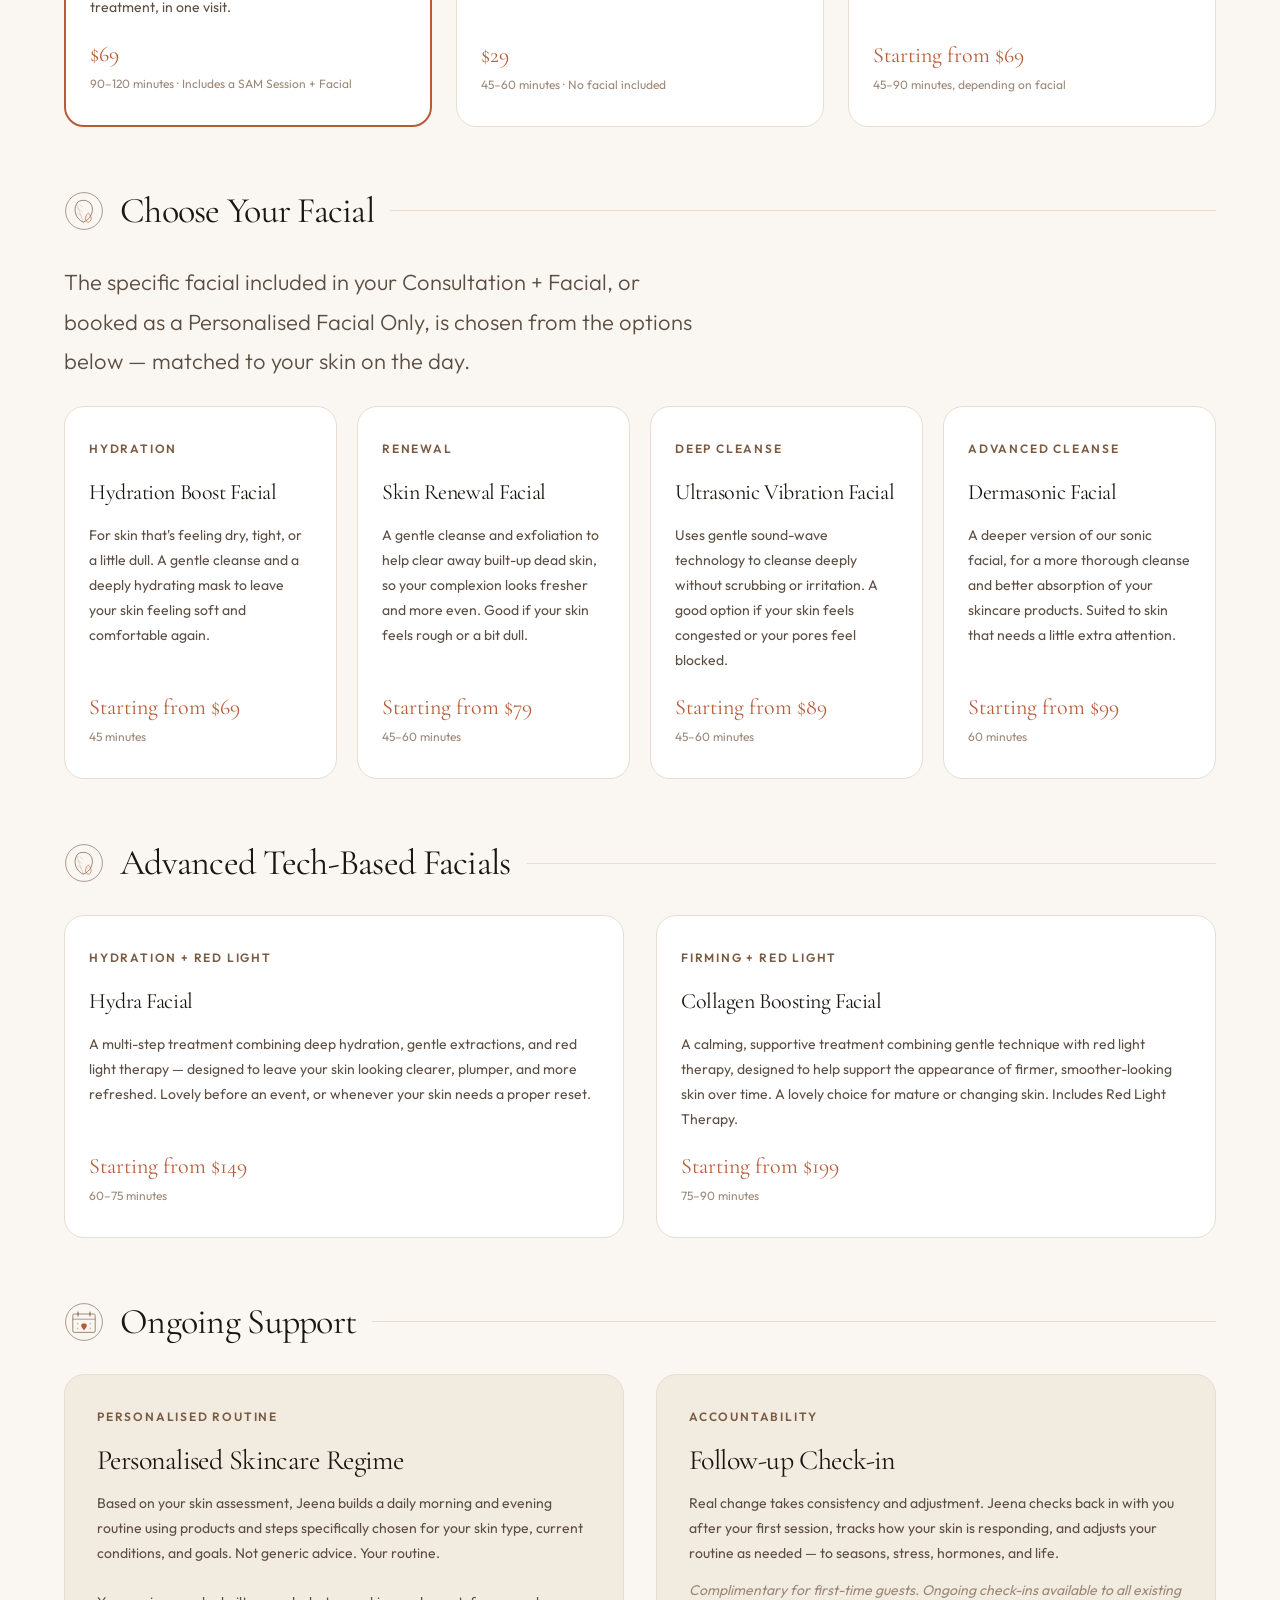
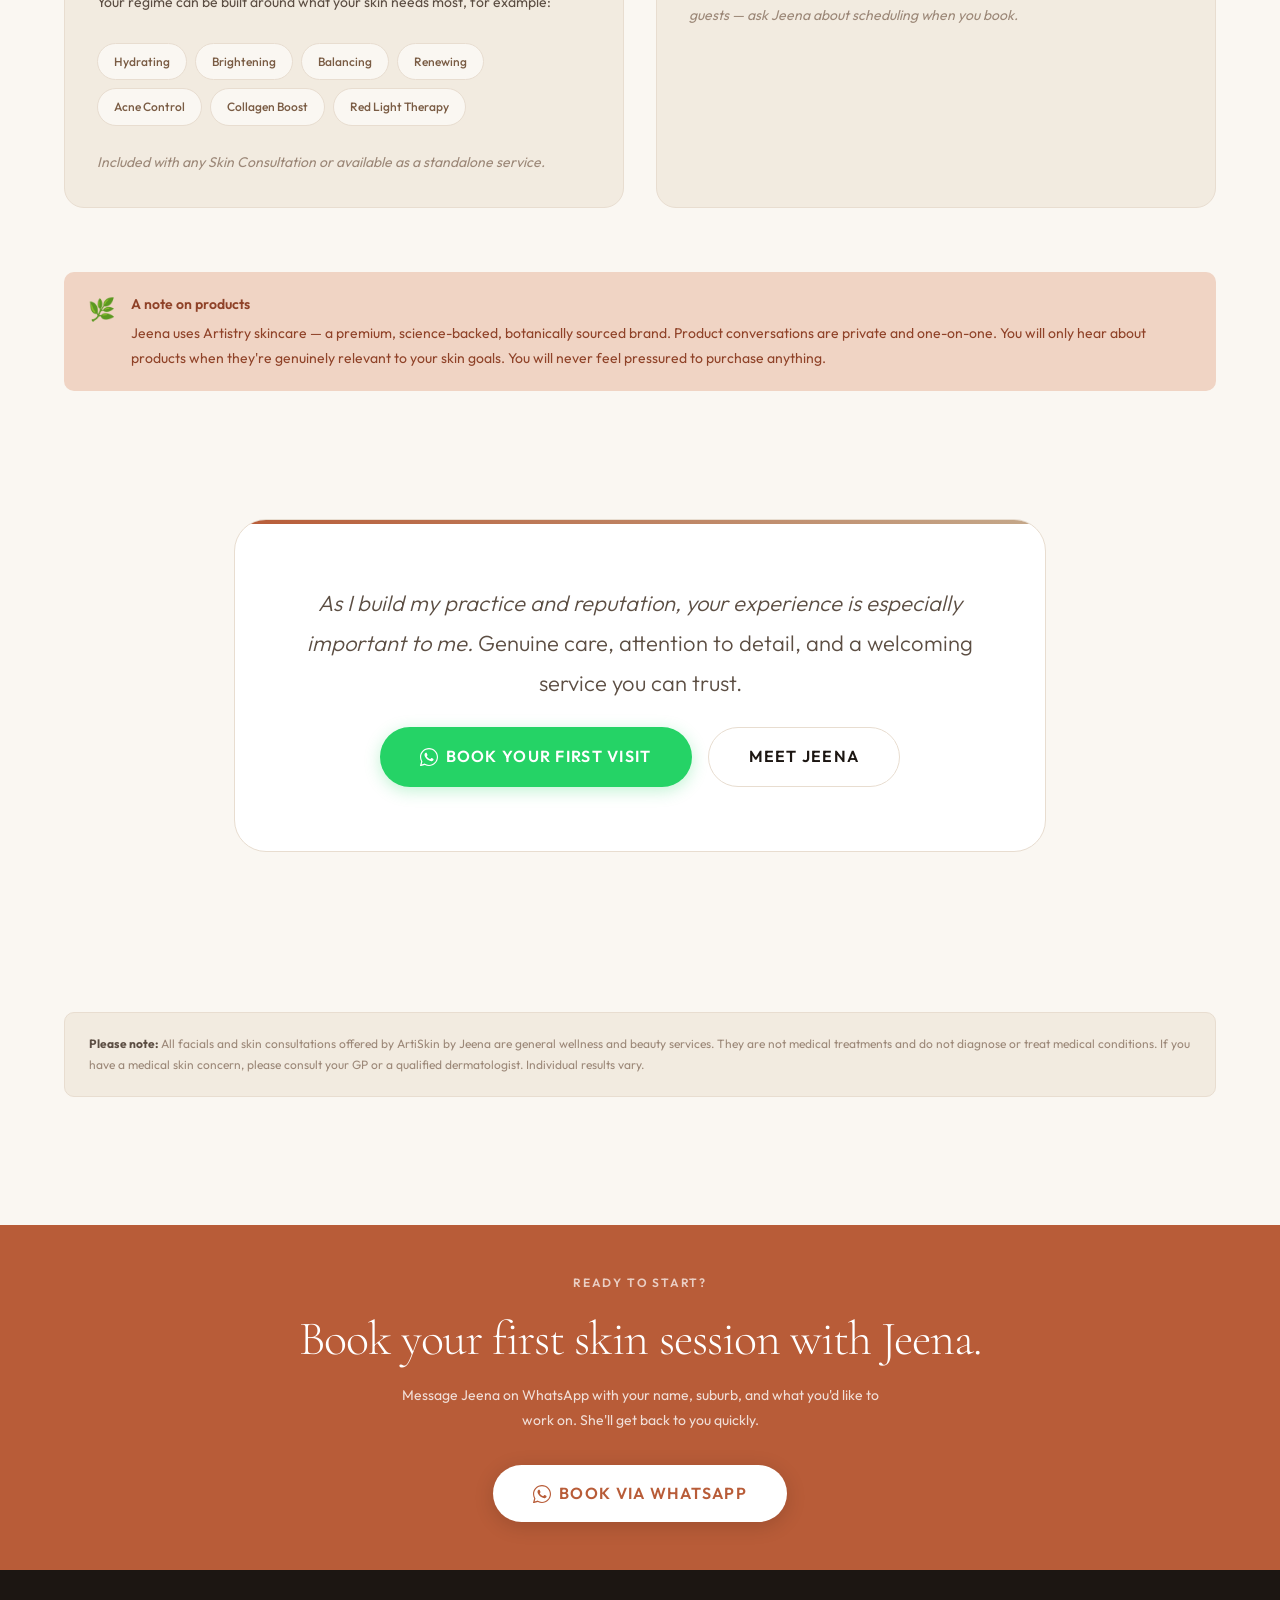
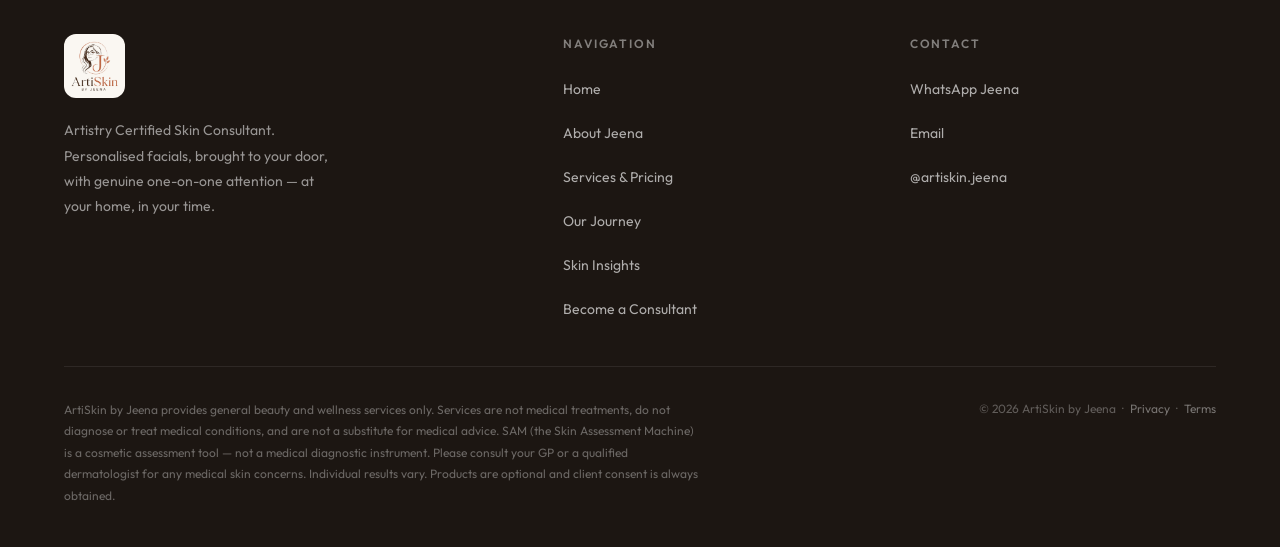
<file: services.html>
<!DOCTYPE html>
<html lang="en">
<head>
  <meta charset="UTF-8">
  <meta name="viewport" content="width=device-width, initial-scale=1.0">
  <meta name="description" content="ArtiSkin by Jeena — Full services and pricing. Skin consultations, skin analysis, facials, and personalised skincare regimes. Mobile across Sydney, by appointment.">
  <title>Services — ArtiSkin by Jeena · Art in Every Touch</title>
  <link rel="preconnect" href="https://fonts.googleapis.com">
  <link rel="preconnect" href="https://fonts.gstatic.com" crossorigin>
  <link href="https://fonts.googleapis.com/css2?family=Cormorant+Garamond:ital,wght@0,300;0,400;0,600;1,300;1,400&family=Outfit:wght@300;400;500;600&display=swap" rel="stylesheet">
  <link rel="stylesheet" href="css/tokens.css">
  <link rel="stylesheet" href="css/base.css">
  <link rel="stylesheet" href="css/components.css">
  <link rel="stylesheet" href="css/nav.css">
  <link rel="stylesheet" href="css/sections.css">
  <link rel="stylesheet" href="css/pages.css">
</head>
<body>

  <!-- NAV -->
  <nav class="site-nav" role="navigation" aria-label="Main navigation">
    <div class="nav-inner">
      <a href="index.html" class="nav-logo" aria-label="ArtiSkin by Jeena — home">
        <img src="images/logo-header.png" alt="ArtiSkin by Jeena" style="height:40px;width:auto;display:block;border-radius:6px;">
      </a>
      <ul class="nav-links" role="list">
        <li><a href="index.html">Home</a></li>
        <li><a href="about.html">About</a></li>
        <li><a href="services.html">Services</a></li>
        <li><a href="testimonials.html">Our Journey</a></li>
        <li><a href="blog.html">Insights</a></li>
        <li><a href="index.html#contact">Contact</a></li>
      </ul>
      <div class="nav-cta">
        <a href="index.html#contact" class="btn btn--primary btn--sm">Book a Skin Assessment</a>
      </div>
      <button class="nav-hamburger" aria-label="Open menu">
        <span></span><span></span><span></span>
      </button>
    </div>
  </nav>
  <div class="nav-drawer" role="navigation" aria-label="Mobile navigation">
    <a href="index.html">Home</a>
    <a href="about.html">About Jeena</a>
    <a href="services.html">Services &amp; Pricing</a>
    <a href="testimonials.html">Our Journey</a>
    <a href="blog.html">Skin Insights</a>
    <a href="become-a-consultant.html">Become a Consultant</a>
    <a href="index.html#contact">Contact</a>
    <a href="index.html#contact" class="btn btn--primary">Book via WhatsApp</a>
  </div>

  <main class="nav-offset">


    <!-- PAGE HERO -->
    <section class="page-hero">
      <div class="container">
        <div class="page-hero__inner">
          <span class="t-eyebrow page-hero__eyebrow reveal">Services &amp; Pricing</span>
          <h1 class="h-hero page-hero__heading reveal reveal--delay-1">
            Every treatment begins<br>with understanding your skin.
          </h1>
          <p class="t-lead page-hero__sub reveal reveal--delay-2">
            All services are delivered at your home, mobile across Sydney by appointment, or at Jeena's home in Merrylands. Prices shown are starting-from — Jeena confirms the exact amount when you book. No surprises.
          </p>
        </div>
      </div>
    </section>

    <!-- TRAVEL INFO -->
    <section class="section" style="padding-bottom:0;">
      <div class="container container--md">
        <div class="travel-box reveal">
          <div class="travel-box__icon">🚗</div>
          <div>
            <h2 class="travel-box__title">Mobile Service — How it works</h2>
            <p>Jeena offers mobile consultations <strong>by appointment, across Sydney</strong>. Prices listed below apply to your session.</p>
            <p>If you're further from Merrylands, a small travel consideration may apply — Jeena will always confirm this with you upfront when you enquire, never a surprise.</p>
            <p>Prefer to visit Jeena? You're also welcome at her home in Merrylands. Just let her know when you message.</p>
          </div>
        </div>
      </div>
    </section>

    <!-- SERVICES -->
    <section class="section">
      <div class="container">

        <!-- Category 1: Three Ways to Start -->
        <div class="service-category">
          <div class="service-category__header reveal">
            <img src="images/icons/category-consultation.svg" alt="" class="service-category__icon" width="40" height="40">
            <h2 class="service-category__title">Three Ways to Start</h2>
            <div class="service-category__line"></div>
          </div>
          <p class="t-lead reveal reveal--delay-1" style="margin-bottom:var(--sp-6);max-width:640px;">
            Not sure which one? If it's your first visit, most guests start with the Consultation + Facial — you'll understand your skin and leave with a treatment matched to it, all in one visit. Want to talk first without committing to a facial? Choose Consultation Only. Already know your skin, or a returning guest? Book a Facial on its own.
          </p>
          <div class="grid-3">

            <div class="service-card service-card--featured reveal reveal--delay-1">
              <span class="service-card__category">Best Value · First Visit</span>
              <h3 class="service-card__title">First Visit Consultation + Facial</h3>
              <p class="service-card__desc">
                A full skin consultation and a session with SAM (Jeena's Skin Assessment Machine, used for UV skin imaging), followed by a personalised facial chosen around what your skin actually needs. The best way to begin — understanding and treatment, in one visit.
              </p>
              <div class="service-card__price">$69 <span>90–120 minutes · Includes a SAM Session + Facial</span></div>
            </div>

            <div class="service-card reveal reveal--delay-2">
              <span class="service-card__category">Just the Conversation</span>
              <h3 class="service-card__title">Skin Consultation Only</h3>
              <p class="service-card__desc">
                A lifestyle and skin history intake, plus a full session with SAM to properly understand your skin type and current conditions. No facial today, no obligation to book one — just clarity on what your skin needs.
              </p>
              <div class="service-card__price">$29 <span>45–60 minutes · No facial included</span></div>
            </div>

            <div class="service-card reveal reveal--delay-3">
              <span class="service-card__category">Returning Clients Welcome</span>
              <h3 class="service-card__title">Personalised Facial Only</h3>
              <p class="service-card__desc">
                Already had your consultation, or know what your skin needs? Book a facial by itself — the specific treatment is chosen around your skin type and goals. See the facial menu below for options.
              </p>
              <div class="service-card__price">Starting from $69 <span>45–90 minutes, depending on facial</span></div>
            </div>

          </div>
        </div>

        <!-- Category 2: Facial Services -->
        <div class="service-category">
          <div class="service-category__header reveal">
            <img src="images/icons/category-facials.svg" alt="" class="service-category__icon" width="40" height="40">
            <h2 class="service-category__title">Choose Your Facial</h2>
            <div class="service-category__line"></div>
          </div>
          <p class="t-lead reveal reveal--delay-1" style="margin-bottom:var(--sp-6);max-width:640px;">
            The specific facial included in your Consultation + Facial, or booked as a Personalised Facial Only, is chosen from the options below — matched to your skin on the day.
          </p>
          <div class="grid-4">

            <div class="service-card reveal reveal--delay-1">
              <span class="service-card__category">Hydration</span>
              <h3 class="service-card__title">Hydration Boost Facial</h3>
              <p class="service-card__desc">For skin that's feeling dry, tight, or a little dull. A gentle cleanse and a deeply hydrating mask to leave your skin feeling soft and comfortable again.</p>
              <div class="service-card__price">Starting from $69 <span>45 minutes</span></div>
            </div>

            <div class="service-card reveal reveal--delay-2">
              <span class="service-card__category">Renewal</span>
              <h3 class="service-card__title">Skin Renewal Facial</h3>
              <p class="service-card__desc">A gentle cleanse and exfoliation to help clear away built-up dead skin, so your complexion looks fresher and more even. Good if your skin feels rough or a bit dull.</p>
              <div class="service-card__price">Starting from $79 <span>45–60 minutes</span></div>
            </div>

            <div class="service-card reveal reveal--delay-3">
              <span class="service-card__category">Deep Cleanse</span>
              <h3 class="service-card__title">Ultrasonic Vibration Facial</h3>
              <p class="service-card__desc">Uses gentle sound-wave technology to cleanse deeply without scrubbing or irritation. A good option if your skin feels congested or your pores feel blocked.</p>
              <div class="service-card__price">Starting from $89 <span>45–60 minutes</span></div>
            </div>

            <div class="service-card reveal reveal--delay-1">
              <span class="service-card__category">Advanced Cleanse</span>
              <h3 class="service-card__title">Dermasonic Facial</h3>
              <p class="service-card__desc">A deeper version of our sonic facial, for a more thorough cleanse and better absorption of your skincare products. Suited to skin that needs a little extra attention.</p>
              <div class="service-card__price">Starting from $99 <span>60 minutes</span></div>
            </div>

          </div>
        </div>

        <!-- Category 2b: Advanced Tech-Based Facials -->
        <div class="service-category">
          <div class="service-category__header reveal">
            <img src="images/icons/category-facials.svg" alt="" class="service-category__icon" width="40" height="40">
            <h2 class="service-category__title">Advanced Tech-Based Facials</h2>
            <div class="service-category__line"></div>
          </div>
          <!-- VIDEO PLACEHOLDER: Jeena can embed short Artistry demo videos here for each advanced facial once available, e.g. <video> or an embedded player above each card's description. -->
          <div class="grid-2">

            <div class="service-card reveal reveal--delay-1">
              <span class="service-card__category">Hydration + Red Light</span>
              <h3 class="service-card__title">Hydra Facial</h3>
              <p class="service-card__desc">A multi-step treatment combining deep hydration, gentle extractions, and red light therapy — designed to leave your skin looking clearer, plumper, and more refreshed. Lovely before an event, or whenever your skin needs a proper reset.</p>
              <!-- VIDEO PLACEHOLDER: embed Artistry Hydra Facial demo here -->
              <div class="service-card__price">Starting from $149 <span>60–75 minutes</span></div>
            </div>

            <div class="service-card reveal reveal--delay-2">
              <span class="service-card__category">Firming + Red Light</span>
              <h3 class="service-card__title">Collagen Boosting Facial</h3>
              <p class="service-card__desc">A calming, supportive treatment combining gentle technique with red light therapy, designed to help support the appearance of firmer, smoother-looking skin over time. A lovely choice for mature or changing skin. Includes Red Light Therapy.</p>
              <!-- VIDEO PLACEHOLDER: embed Artistry Collagen Boosting Facial demo here -->
              <div class="service-card__price">Starting from $199 <span>75–90 minutes</span></div>
            </div>

          </div>
        </div>

        <!-- Category 3: Ongoing Support -->
        <div class="service-category">
          <div class="service-category__header reveal">
            <img src="images/icons/category-support.svg" alt="" class="service-category__icon" width="40" height="40">
            <h2 class="service-category__title">Ongoing Support</h2>
            <div class="service-category__line"></div>
          </div>

          <div class="grid-2">
            <div class="ongoing-card reveal reveal--delay-1">
              <span class="service-card__category">Personalised Routine</span>
              <h3 class="h-card">Personalised Skincare Regime</h3>
              <p>Based on your skin assessment, Jeena builds a daily morning and evening routine using products and steps specifically chosen for your skin type, current conditions, and goals. Not generic advice. Your routine.</p>
              <p style="margin-top:var(--sp-3);color:var(--clr-text-mid);font-size:var(--fs-sm);">Your regime can be built around what your skin needs most, for example:</p>
              <div class="regime-tags">
                <span class="regime-tag">Hydrating</span>
                <span class="regime-tag">Brightening</span>
                <span class="regime-tag">Balancing</span>
                <span class="regime-tag">Renewing</span>
                <span class="regime-tag">Acne Control</span>
                <span class="regime-tag">Collagen Boost</span>
                <span class="regime-tag">Red Light Therapy</span>
              </div>
              <p style="margin-top:var(--sp-3);"><em style="color:var(--clr-text-light);font-size:var(--fs-sm);">Included with any Skin Consultation or available as a standalone service.</em></p>
            </div>
            <div class="ongoing-card reveal reveal--delay-2">
              <span class="service-card__category">Accountability</span>
              <h3 class="h-card">Follow-up Check-in</h3>
              <p>Real change takes consistency and adjustment. Jeena checks back in with you after your first session, tracks how your skin is responding, and adjusts your routine as needed — to seasons, stress, hormones, and life.</p>
              <p><em style="color:var(--clr-text-light);font-size:var(--fs-sm);">Complimentary for first-time guests. Ongoing check-ins available to all existing guests — ask Jeena about scheduling when you book.</em></p>
            </div>
          </div>
        </div>

        <!-- Note on products -->
        <div class="process-note reveal" style="margin-top:var(--sp-8);">
          <div class="process-note__icon">🌿</div>
          <div class="process-note__text">
            <strong>A note on products</strong>
            Jeena uses Artistry skincare — a premium, science-backed, botanically sourced brand. Product conversations are private and one-on-one. You will only hear about products when they're genuinely relevant to your skin goals. You will never feel pressured to purchase anything.
          </div>
        </div>


    <!-- TRUST STRIP -->
    <section class="section" id="offer">
      <div class="container container--md">
        <div class="personal-offer reveal" style="text-align:center;">
          <p class="t-lead">
            <em>As I build my practice and reputation, your experience is especially important to me.</em> Genuine care, attention to detail, and a welcoming service you can trust.
          </p>
          <div class="personal-offer__actions" style="justify-content:center;margin-top:var(--sp-6);">
            <a href="index.html#contact" class="btn btn--whatsapp btn--lg">
              <svg viewBox="0 0 24 24" fill="currentColor" style="width:18px;height:18px;" aria-hidden="true"><path d="M17.472 14.382c-.297-.149-1.758-.867-2.03-.967-.273-.099-.471-.148-.67.15-.197.297-.767.966-.94 1.164-.173.199-.347.223-.644.075-.297-.15-1.255-.463-2.39-1.475-.883-.788-1.48-1.761-1.653-2.059-.173-.297-.018-.458.13-.606.134-.133.298-.347.446-.52.149-.174.198-.298.298-.497.099-.198.05-.371-.025-.52-.075-.149-.669-1.612-.916-2.207-.242-.579-.487-.5-.669-.51-.173-.008-.371-.01-.57-.01-.198 0-.52.074-.792.372-.272.297-1.04 1.016-1.04 2.479 0 1.462 1.065 2.875 1.213 3.074.149.198 2.096 3.2 5.077 4.487.709.306 1.262.489 1.694.625.712.227 1.36.195 1.871.118.571-.085 1.758-.719 2.006-1.413.248-.694.248-1.289.173-1.413-.074-.124-.272-.198-.57-.347z"/><path d="M12 0C5.373 0 0 5.373 0 12c0 2.118.554 4.107 1.523 5.835L.057 23.215a.75.75 0 00.93.902l5.524-1.445A11.935 11.935 0 0012 24c6.627 0 12-5.373 12-12S18.627 0 12 0zm0 22.5c-1.965 0-3.806-.526-5.393-1.44l-.387-.227-4.012 1.05 1.074-3.9-.252-.4A10.447 10.447 0 011.5 12C1.5 6.21 6.21 1.5 12 1.5S22.5 6.21 22.5 12 17.79 22.5 12 22.5z"/></svg>
              Book Your First Visit
            </a>
            <a href="about.html" class="btn btn--ghost btn--lg">Meet Jeena</a>
          </div>
        </div>
      </div>
    </section>


              <!-- Disclaimer -->
        <div class="disclaimer reveal">
          <strong>Please note:</strong> All facials and skin consultations offered by ArtiSkin by Jeena are general wellness and beauty services. They are not medical treatments and do not diagnose or treat medical conditions. If you have a medical skin concern, please consult your GP or a qualified dermatologist. Individual results vary.
        </div>

      </div>
    </section>

    <!-- CTA STRIP -->
    <div class="cta-strip">
      <div class="container">
        <span class="cta-strip__eyebrow">Ready to start?</span>
        <h2 class="cta-strip__heading">Book your first skin session with Jeena.</h2>
        <p class="cta-strip__sub">Message Jeena on WhatsApp with your name, suburb, and what you'd like to work on. She'll get back to you quickly.</p>
        <a href="index.html#contact" class="btn btn--whatsapp btn--lg">
          <svg viewBox="0 0 24 24" fill="currentColor" style="width:18px;height:18px;" aria-hidden="true"><path d="M17.472 14.382c-.297-.149-1.758-.867-2.03-.967-.273-.099-.471-.148-.67.15-.197.297-.767.966-.94 1.164-.173.199-.347.223-.644.075-.297-.15-1.255-.463-2.39-1.475-.883-.788-1.48-1.761-1.653-2.059-.173-.297-.018-.458.13-.606.134-.133.298-.347.446-.52.149-.174.198-.298.298-.497.099-.198.05-.371-.025-.52-.075-.149-.669-1.612-.916-2.207-.242-.579-.487-.5-.669-.51-.173-.008-.371-.01-.57-.01-.198 0-.52.074-.792.372-.272.297-1.04 1.016-1.04 2.479 0 1.462 1.065 2.875 1.213 3.074.149.198 2.096 3.2 5.077 4.487.709.306 1.262.489 1.694.625.712.227 1.36.195 1.871.118.571-.085 1.758-.719 2.006-1.413.248-.694.248-1.289.173-1.413-.074-.124-.272-.198-.57-.347z"/><path d="M12 0C5.373 0 0 5.373 0 12c0 2.118.554 4.107 1.523 5.835L.057 23.215a.75.75 0 00.93.902l5.524-1.445A11.935 11.935 0 0012 24c6.627 0 12-5.373 12-12S18.627 0 12 0zm0 22.5c-1.965 0-3.806-.526-5.393-1.44l-.387-.227-4.012 1.05 1.074-3.9-.252-.4A10.447 10.447 0 011.5 12C1.5 6.21 6.21 1.5 12 1.5S22.5 6.21 22.5 12 17.79 22.5 12 22.5z"/></svg>
          Book via WhatsApp
        </a>
      </div>
    </div>

  </main>

  <!-- FOOTER -->
  <footer class="site-footer">
    <div class="container">
      <div class="footer-top">
        <div class="footer-brand">
          <img src="images/logo-footer.png" alt="ArtiSkin by Jeena" style="height:64px;width:auto;margin-bottom:var(--sp-5);border-radius:12px;">
          <p>Artistry Certified Skin Consultant. Personalised facials, brought to your door, with genuine one-on-one attention — at your home, in your time.</p>
        </div>
        <div>
          <p class="footer-col__title">Navigation</p>
          <ul class="footer-links">
            <li><a href="index.html">Home</a></li>
            <li><a href="about.html">About Jeena</a></li>
            <li><a href="services.html">Services &amp; Pricing</a></li>
            <li><a href="testimonials.html">Our Journey</a></li>
            <li><a href="blog.html">Skin Insights</a></li>
            <li><a href="become-a-consultant.html">Become a Consultant</a></li>
          </ul>
        </div>
        <div>
          <p class="footer-col__title">Contact</p>
          <ul class="footer-links">
            <li><a href="https://wa.me/61420587160">WhatsApp Jeena</a></li>
            <li><a href="mailto:hello@artiskinbyjeena.com.au">Email</a></li>
            <li><a href="https://instagram.com/artiskin.jeena" target="_blank" rel="noopener">@artiskin.jeena</a></li>
          </ul>
        </div>
      </div>
      <div class="footer-bottom">
        <p class="footer-disclaimer">ArtiSkin by Jeena provides general beauty and wellness services only. Services are not medical treatments, do not diagnose or treat medical conditions, and are not a substitute for medical advice. SAM (the Skin Assessment Machine) is a cosmetic assessment tool — not a medical diagnostic instrument. Please consult your GP or a qualified dermatologist for any medical skin concerns. Individual results vary. Products are optional and client consent is always obtained.</p>
        <p class="footer-copy">© 2026 ArtiSkin by Jeena &nbsp;·&nbsp; <a href="privacy.html" style="color:rgba(255,255,255,0.4);">Privacy</a> &nbsp;·&nbsp; <a href="terms.html" style="color:rgba(255,255,255,0.4);">Terms</a></p>
      </div>
    </div>
  </footer>

  <script src="js/nav.js"></script>
  <script src="js/reveal.js"></script>
</body>
</html>
</file>
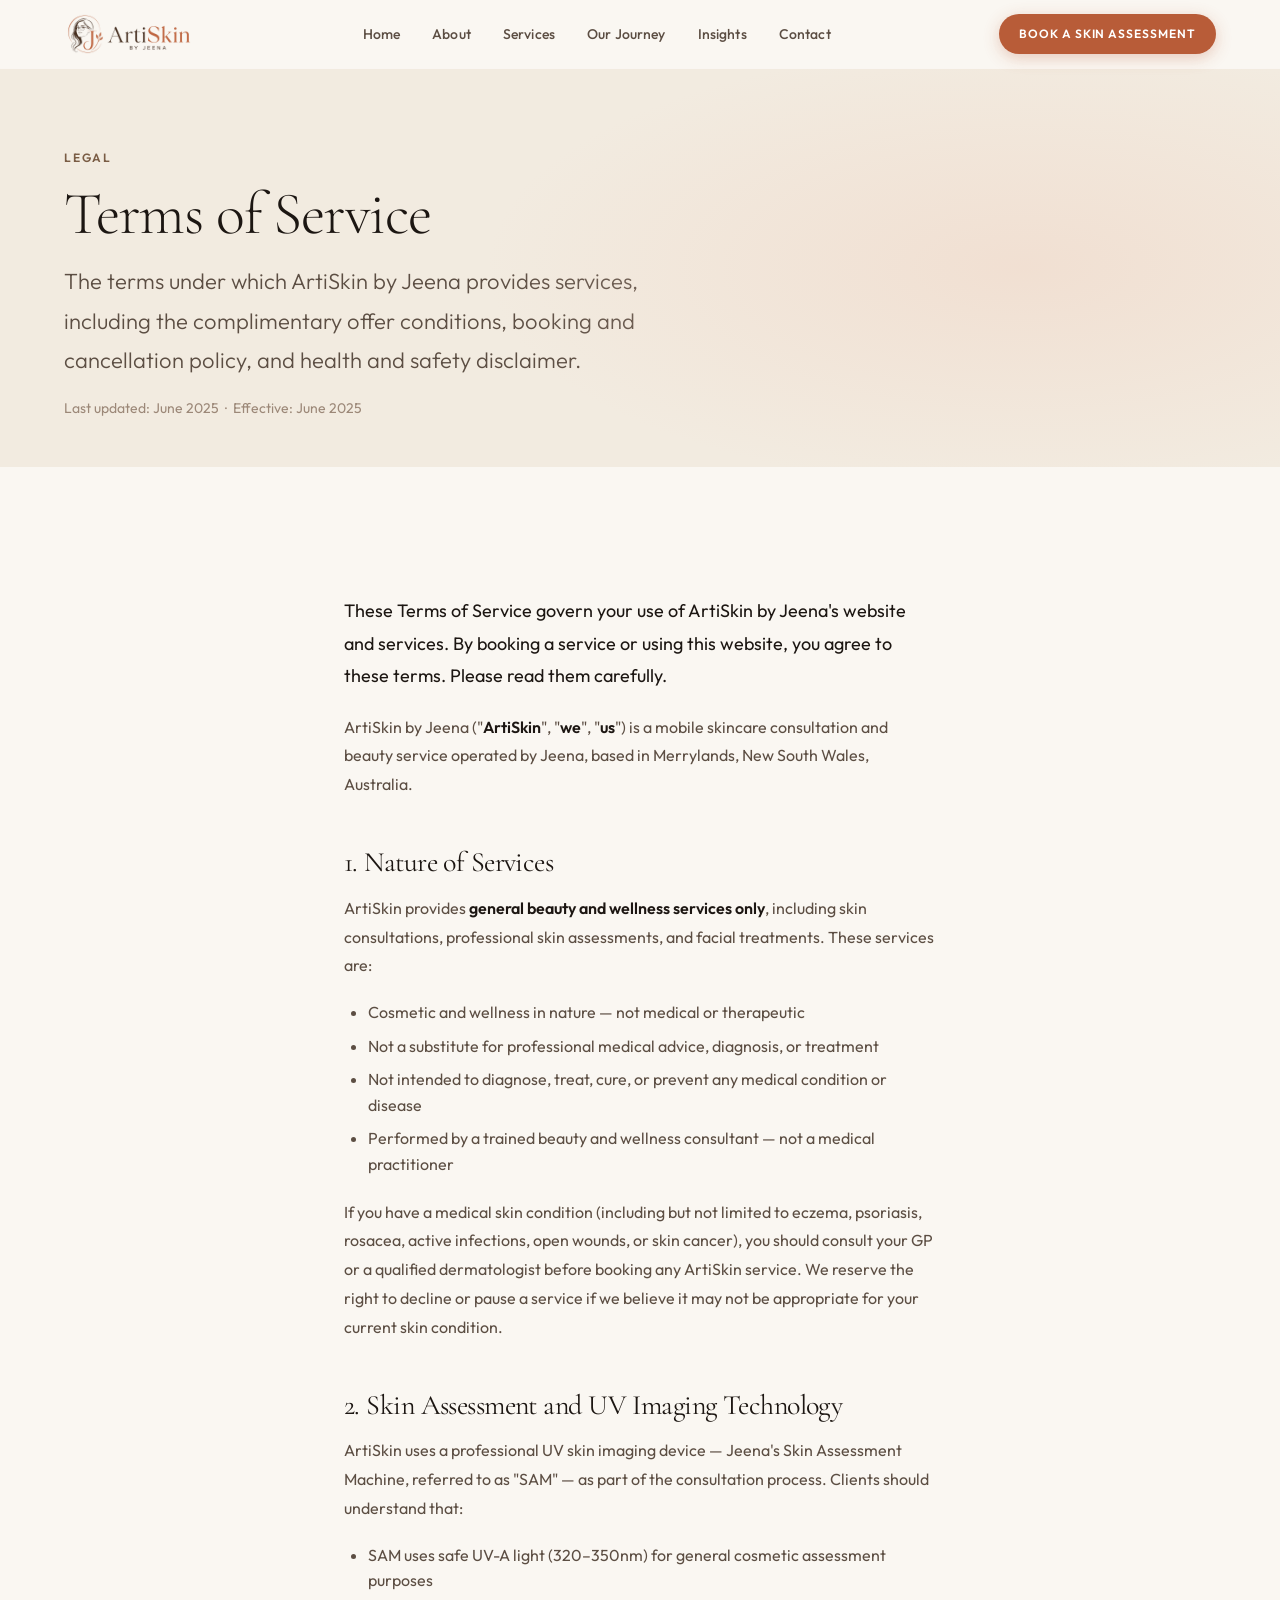
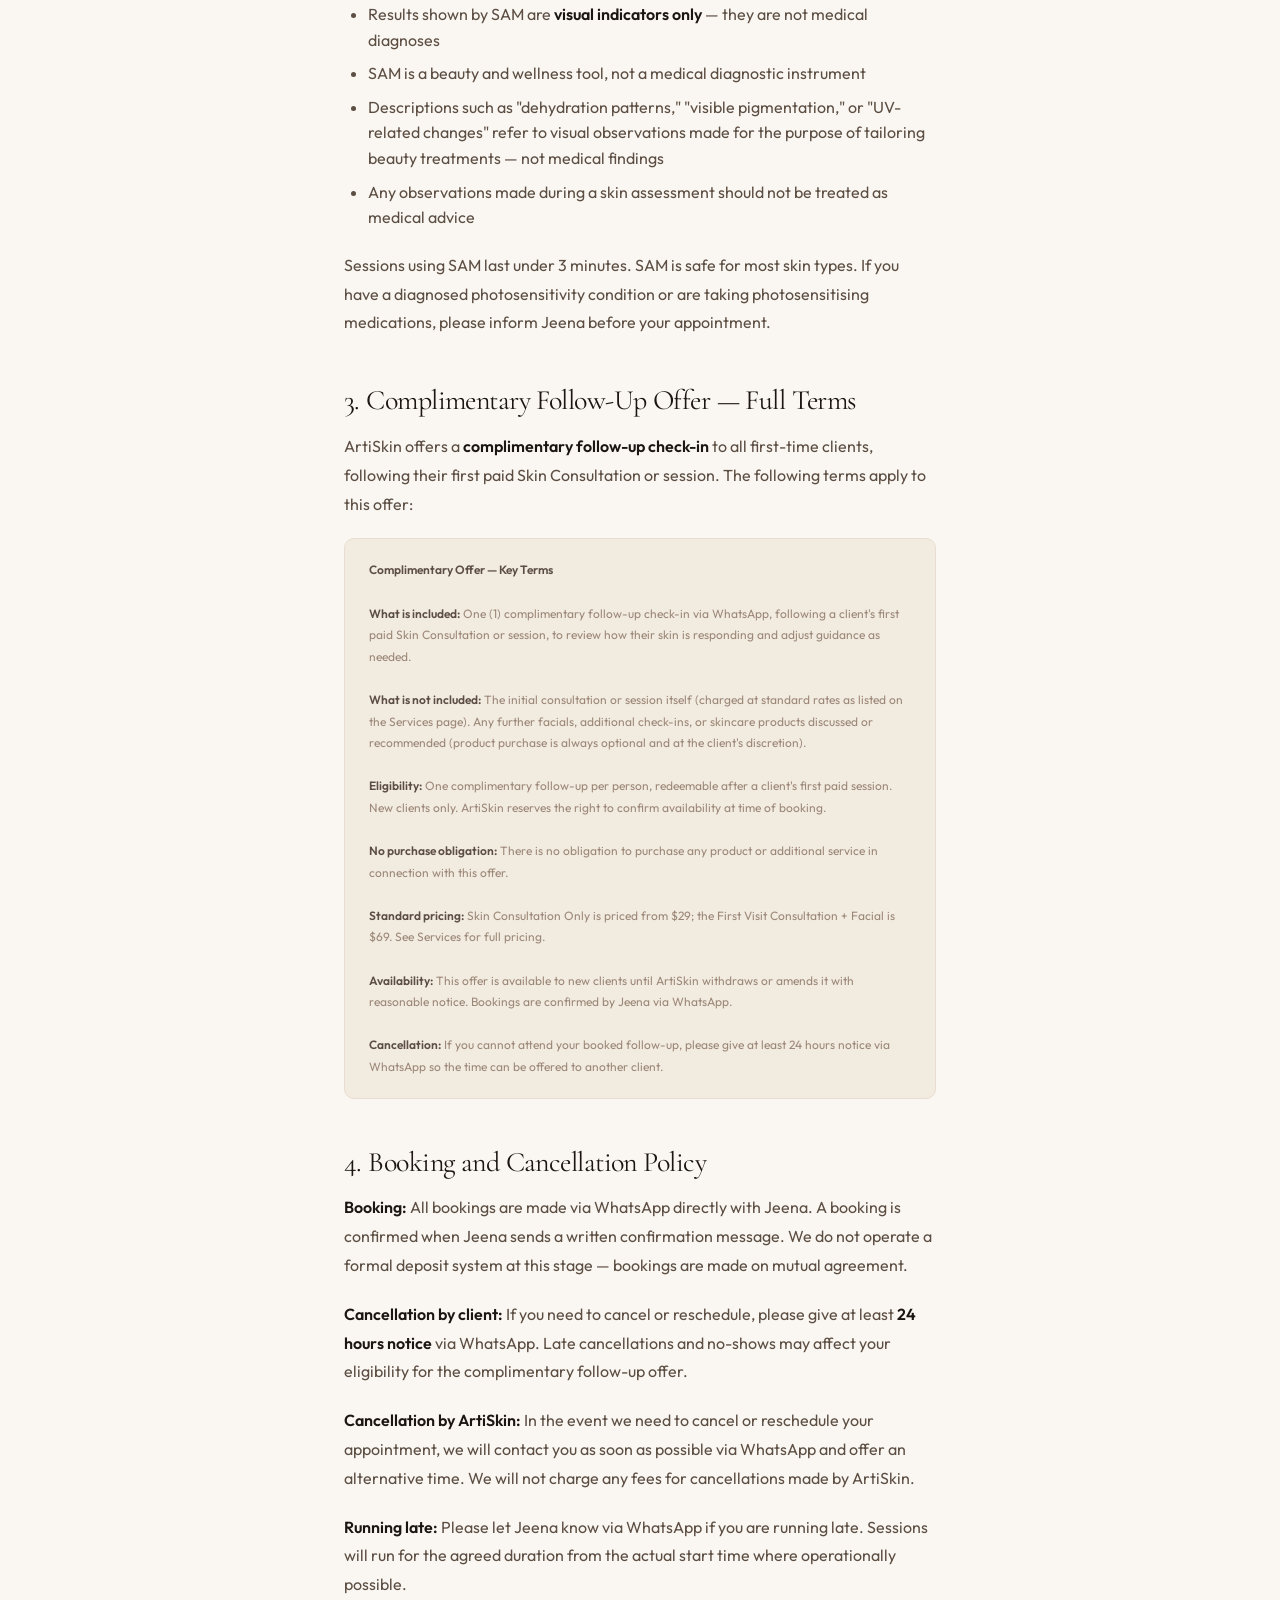
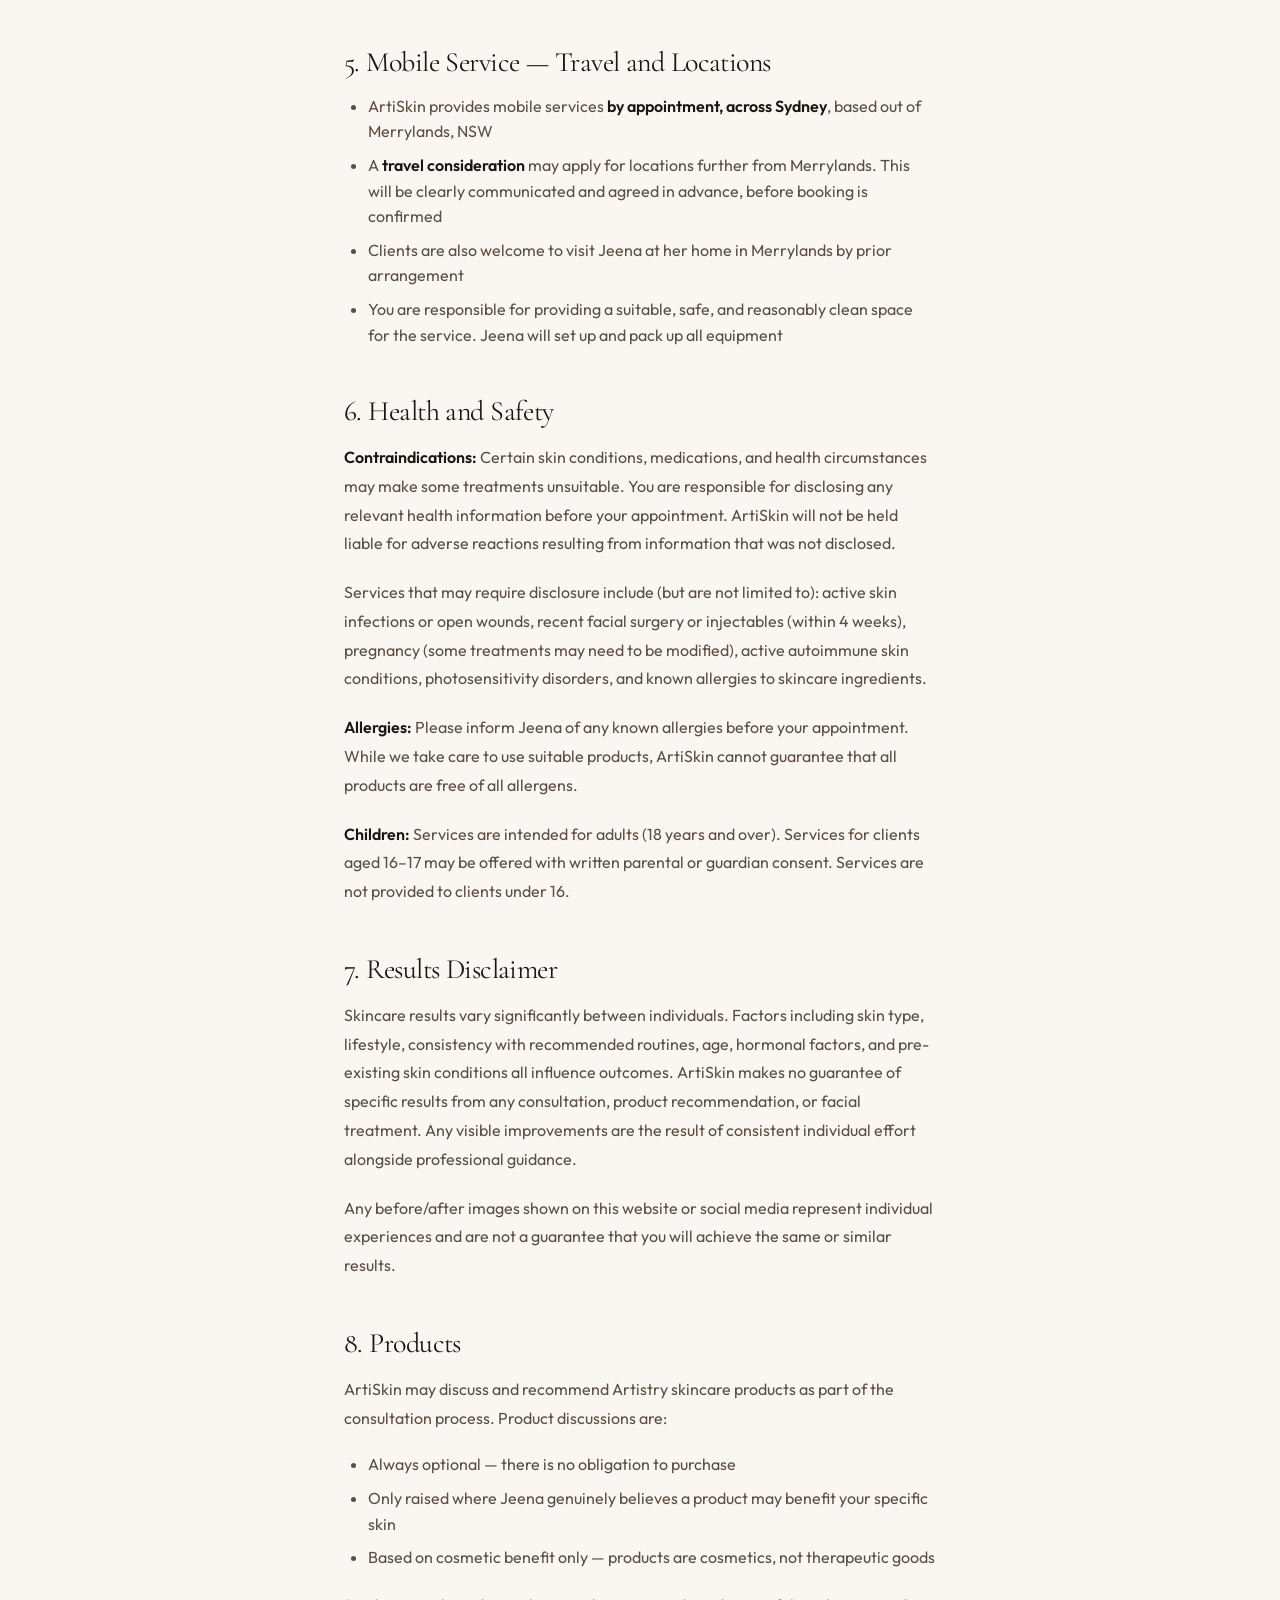
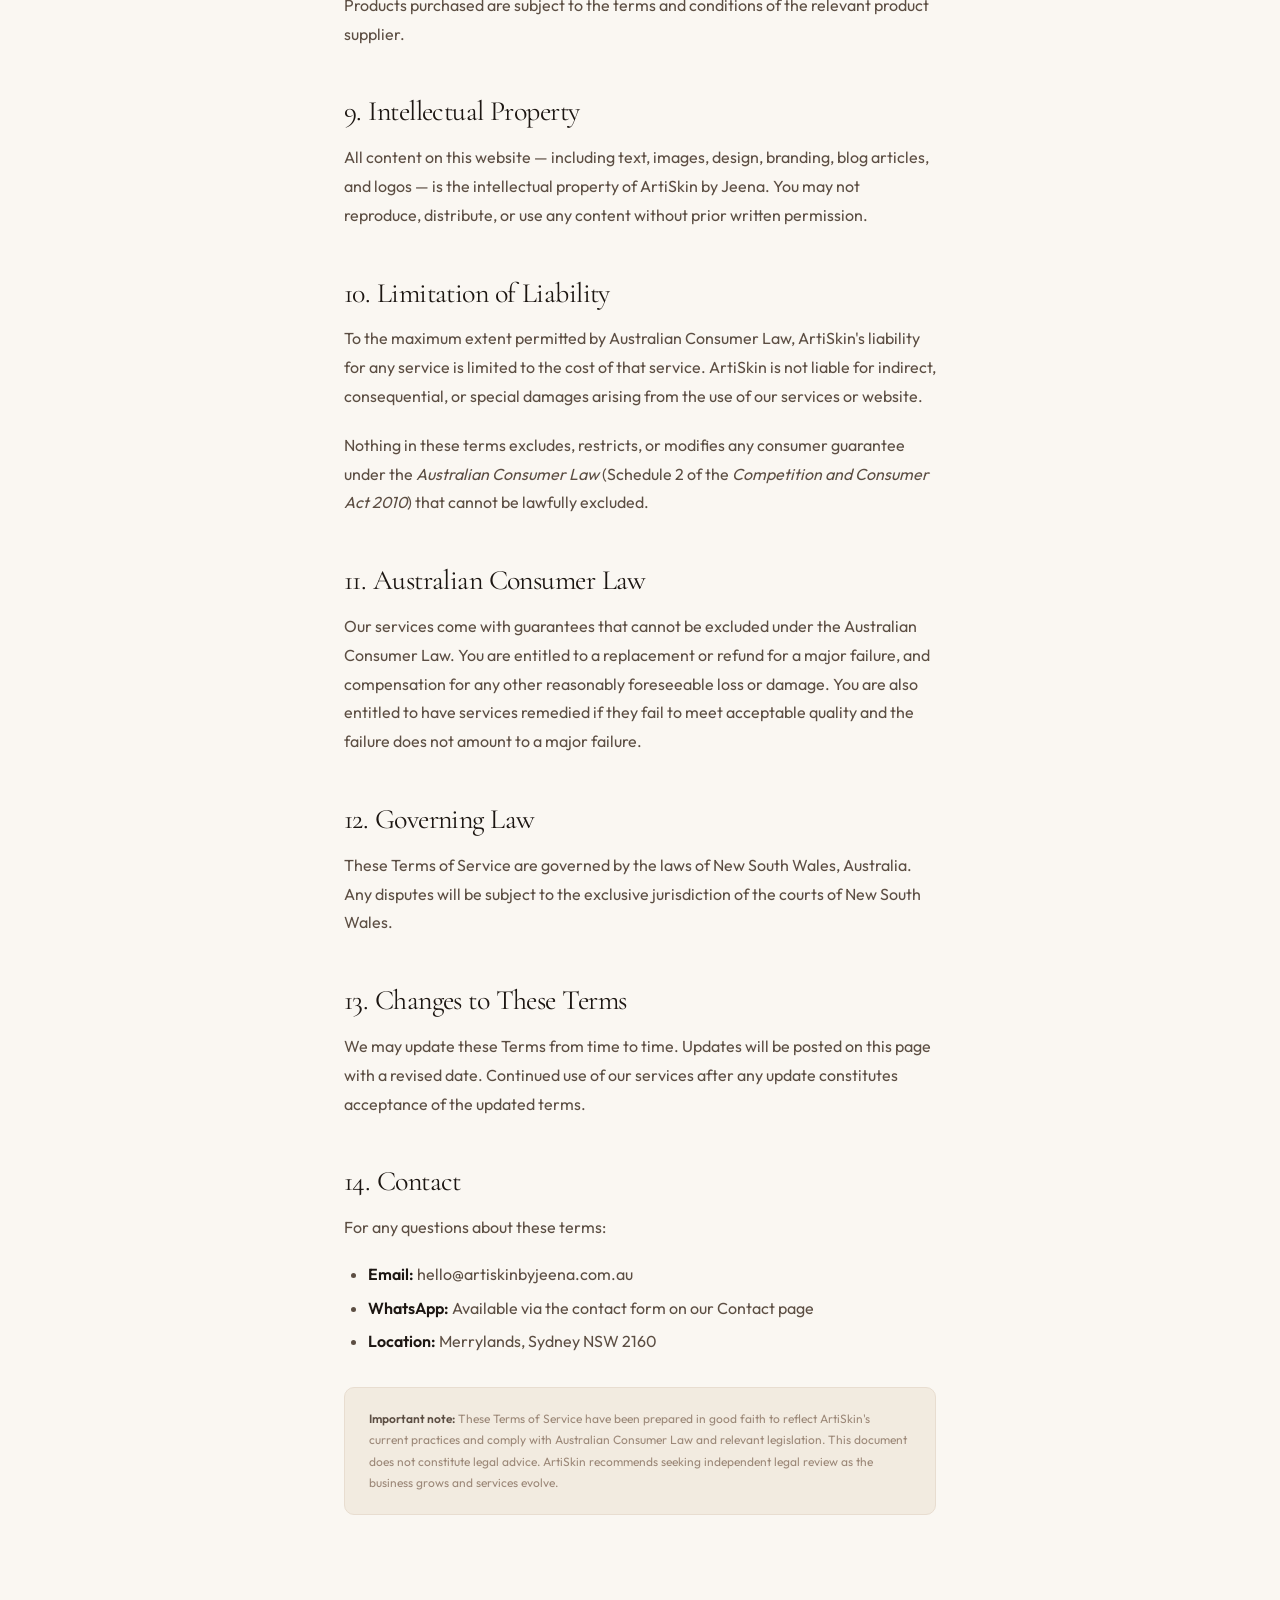
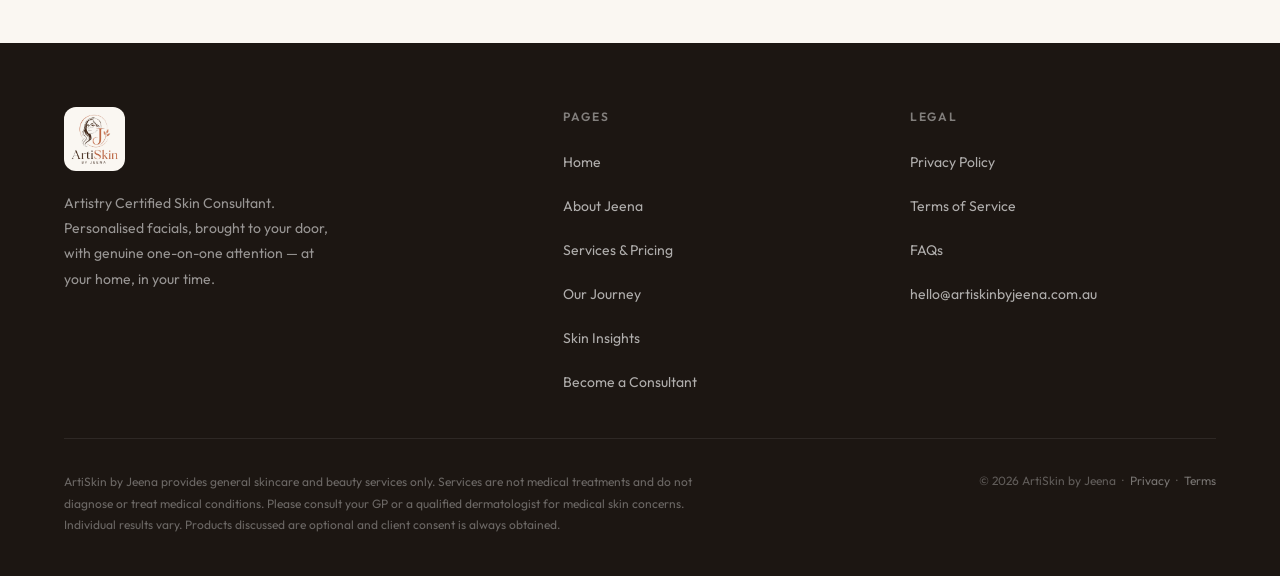
<file: terms.html>
<!DOCTYPE html>
<html lang="en">
<head>
  <meta charset="UTF-8">
  <meta name="viewport" content="width=device-width, initial-scale=1.0">
  <meta name="description" content="ArtiSkin by Jeena — Terms of Service. Service terms, complimentary offer conditions, booking and cancellation policy, health disclaimer, and client rights.">
  <title>Terms of Service — ArtiSkin by Jeena</title>
  <link rel="preconnect" href="https://fonts.googleapis.com">
  <link rel="preconnect" href="https://fonts.gstatic.com" crossorigin>
  <link href="https://fonts.googleapis.com/css2?family=Cormorant+Garamond:ital,wght@0,300;0,400;0,600;1,300;1,400&family=Outfit:wght@300;400;500;600&display=swap" rel="stylesheet">
  <link rel="stylesheet" href="css/tokens.css">
  <link rel="stylesheet" href="css/base.css">
  <link rel="stylesheet" href="css/components.css">
  <link rel="stylesheet" href="css/nav.css">
  <link rel="stylesheet" href="css/sections.css">
  <link rel="stylesheet" href="css/pages.css">
</head>
<body>

  <nav class="site-nav" role="navigation" aria-label="Main navigation">
    <div class="nav-inner">
      <a href="index.html" class="nav-logo" aria-label="ArtiSkin by Jeena — home">
        <img src="images/logo-header.png" alt="ArtiSkin by Jeena" style="height:40px;width:auto;display:block;border-radius:6px;">
      </a>
      <ul class="nav-links" role="list">
        <li><a href="index.html">Home</a></li>
        <li><a href="about.html">About</a></li>
        <li><a href="services.html">Services</a></li>
        <li><a href="testimonials.html">Our Journey</a></li>
        <li><a href="blog.html">Insights</a></li>
        <li><a href="index.html#contact">Contact</a></li>
      </ul>
      <div class="nav-cta">
        <a href="index.html#contact" class="btn btn--primary btn--sm">Book a Skin Assessment</a>
      </div>
      <button class="nav-hamburger" aria-label="Open menu">
        <span></span><span></span><span></span>
      </button>
    </div>
  </nav>
  <div class="nav-drawer" role="navigation" aria-label="Mobile navigation">
    <a href="index.html">Home</a>
    <a href="about.html">About Jeena</a>
    <a href="services.html">Services &amp; Pricing</a>
    <a href="testimonials.html">Our Journey</a>
    <a href="blog.html">Skin Insights</a>
    <a href="become-a-consultant.html">Become a Consultant</a>
    <a href="index.html#contact">Contact</a>
    <a href="index.html#contact" class="btn btn--primary">Book a Skin Assessment</a>
  </div>

  <main class="nav-offset">

    <section class="page-hero">
      <div class="container">
        <span class="t-eyebrow" style="display:block;margin-bottom:var(--sp-4);">Legal</span>
        <h1 class="h-hero">Terms of Service</h1>
        <p class="t-lead mt-4" style="max-width:600px;">The terms under which ArtiSkin by Jeena provides services, including the complimentary offer conditions, booking and cancellation policy, and health and safety disclaimer.</p>
        <p class="t-sm mt-4 clr-muted">Last updated: June 2025 &nbsp;·&nbsp; Effective: June 2025</p>
      </div>
    </section>

    <section class="section">
      <div class="container container--sm">
        <div class="prose">

          <p>These Terms of Service govern your use of ArtiSkin by Jeena's website and services. By booking a service or using this website, you agree to these terms. Please read them carefully.</p>

          <p>ArtiSkin by Jeena ("<strong>ArtiSkin</strong>", "<strong>we</strong>", "<strong>us</strong>") is a mobile skincare consultation and beauty service operated by Jeena, based in Merrylands, New South Wales, Australia.</p>

          <h2>1. Nature of Services</h2>
          <p>ArtiSkin provides <strong>general beauty and wellness services only</strong>, including skin consultations, professional skin assessments, and facial treatments. These services are:</p>
          <ul>
            <li>Cosmetic and wellness in nature — not medical or therapeutic</li>
            <li>Not a substitute for professional medical advice, diagnosis, or treatment</li>
            <li>Not intended to diagnose, treat, cure, or prevent any medical condition or disease</li>
            <li>Performed by a trained beauty and wellness consultant — not a medical practitioner</li>
          </ul>
          <p>If you have a medical skin condition (including but not limited to eczema, psoriasis, rosacea, active infections, open wounds, or skin cancer), you should consult your GP or a qualified dermatologist before booking any ArtiSkin service. We reserve the right to decline or pause a service if we believe it may not be appropriate for your current skin condition.</p>

          <h2>2. Skin Assessment and UV Imaging Technology</h2>
          <p>ArtiSkin uses a professional UV skin imaging device — Jeena's Skin Assessment Machine, referred to as "SAM" — as part of the consultation process. Clients should understand that:</p>
          <ul>
            <li>SAM uses safe UV-A light (320–350nm) for general cosmetic assessment purposes</li>
            <li>Results shown by SAM are <strong>visual indicators only</strong> — they are not medical diagnoses</li>
            <li>SAM is a beauty and wellness tool, not a medical diagnostic instrument</li>
            <li>Descriptions such as "dehydration patterns," "visible pigmentation," or "UV-related changes" refer to visual observations made for the purpose of tailoring beauty treatments — not medical findings</li>
            <li>Any observations made during a skin assessment should not be treated as medical advice</li>
          </ul>
          <p>Sessions using SAM last under 3 minutes. SAM is safe for most skin types. If you have a diagnosed photosensitivity condition or are taking photosensitising medications, please inform Jeena before your appointment.</p>

          <h2>3. Complimentary Follow-Up Offer — Full Terms</h2>
          <p>ArtiSkin offers a <strong>complimentary follow-up check-in</strong> to all first-time clients, following their first paid Skin Consultation or session. The following terms apply to this offer:</p>

          <div class="disclaimer" style="margin-top:var(--sp-4);">
            <strong>Complimentary Offer — Key Terms</strong><br><br>
            <strong>What is included:</strong> One (1) complimentary follow-up check-in via WhatsApp, following a client's first paid Skin Consultation or session, to review how their skin is responding and adjust guidance as needed.<br><br>
            <strong>What is not included:</strong> The initial consultation or session itself (charged at standard rates as listed on the Services page). Any further facials, additional check-ins, or skincare products discussed or recommended (product purchase is always optional and at the client's discretion).<br><br>
            <strong>Eligibility:</strong> One complimentary follow-up per person, redeemable after a client's first paid session. New clients only. ArtiSkin reserves the right to confirm availability at time of booking.<br><br>
            <strong>No purchase obligation:</strong> There is no obligation to purchase any product or additional service in connection with this offer.<br><br>
            <strong>Standard pricing:</strong> Skin Consultation Only is priced from $29; the First Visit Consultation + Facial is $69. See <a href="services.html">Services</a> for full pricing.<br><br>
            <strong>Availability:</strong> This offer is available to new clients until ArtiSkin withdraws or amends it with reasonable notice. Bookings are confirmed by Jeena via WhatsApp.<br><br>
            <strong>Cancellation:</strong> If you cannot attend your booked follow-up, please give at least 24 hours notice via WhatsApp so the time can be offered to another client.
          </div>

          <h2>4. Booking and Cancellation Policy</h2>
          <p><strong>Booking:</strong> All bookings are made via WhatsApp directly with Jeena. A booking is confirmed when Jeena sends a written confirmation message. We do not operate a formal deposit system at this stage — bookings are made on mutual agreement.</p>
          <p><strong>Cancellation by client:</strong> If you need to cancel or reschedule, please give at least <strong>24 hours notice</strong> via WhatsApp. Late cancellations and no-shows may affect your eligibility for the complimentary follow-up offer.</p>
          <p><strong>Cancellation by ArtiSkin:</strong> In the event we need to cancel or reschedule your appointment, we will contact you as soon as possible via WhatsApp and offer an alternative time. We will not charge any fees for cancellations made by ArtiSkin.</p>
          <p><strong>Running late:</strong> Please let Jeena know via WhatsApp if you are running late. Sessions will run for the agreed duration from the actual start time where operationally possible.</p>

          <h2>5. Mobile Service — Travel and Locations</h2>
          <ul>
            <li>ArtiSkin provides mobile services <strong>by appointment, across Sydney</strong>, based out of Merrylands, NSW</li>
            <li>A <strong>travel consideration</strong> may apply for locations further from Merrylands. This will be clearly communicated and agreed in advance, before booking is confirmed</li>
            <li>Clients are also welcome to visit Jeena at her home in Merrylands by prior arrangement</li>
            <li>You are responsible for providing a suitable, safe, and reasonably clean space for the service. Jeena will set up and pack up all equipment</li>
          </ul>

          <h2>6. Health and Safety</h2>
          <p><strong>Contraindications:</strong> Certain skin conditions, medications, and health circumstances may make some treatments unsuitable. You are responsible for disclosing any relevant health information before your appointment. ArtiSkin will not be held liable for adverse reactions resulting from information that was not disclosed.</p>
          <p>Services that may require disclosure include (but are not limited to): active skin infections or open wounds, recent facial surgery or injectables (within 4 weeks), pregnancy (some treatments may need to be modified), active autoimmune skin conditions, photosensitivity disorders, and known allergies to skincare ingredients.</p>
          <p><strong>Allergies:</strong> Please inform Jeena of any known allergies before your appointment. While we take care to use suitable products, ArtiSkin cannot guarantee that all products are free of all allergens.</p>
          <p><strong>Children:</strong> Services are intended for adults (18 years and over). Services for clients aged 16–17 may be offered with written parental or guardian consent. Services are not provided to clients under 16.</p>

          <h2>7. Results Disclaimer</h2>
          <p>Skincare results vary significantly between individuals. Factors including skin type, lifestyle, consistency with recommended routines, age, hormonal factors, and pre-existing skin conditions all influence outcomes. ArtiSkin makes no guarantee of specific results from any consultation, product recommendation, or facial treatment. Any visible improvements are the result of consistent individual effort alongside professional guidance.</p>
          <p>Any before/after images shown on this website or social media represent individual experiences and are not a guarantee that you will achieve the same or similar results.</p>

          <h2>8. Products</h2>
          <p>ArtiSkin may discuss and recommend Artistry skincare products as part of the consultation process. Product discussions are:</p>
          <ul>
            <li>Always optional — there is no obligation to purchase</li>
            <li>Only raised where Jeena genuinely believes a product may benefit your specific skin</li>
            <li>Based on cosmetic benefit only — products are cosmetics, not therapeutic goods</li>
          </ul>
          <p>Products purchased are subject to the terms and conditions of the relevant product supplier.</p>

          <h2>9. Intellectual Property</h2>
          <p>All content on this website — including text, images, design, branding, blog articles, and logos — is the intellectual property of ArtiSkin by Jeena. You may not reproduce, distribute, or use any content without prior written permission.</p>

          <h2>10. Limitation of Liability</h2>
          <p>To the maximum extent permitted by Australian Consumer Law, ArtiSkin's liability for any service is limited to the cost of that service. ArtiSkin is not liable for indirect, consequential, or special damages arising from the use of our services or website.</p>
          <p>Nothing in these terms excludes, restricts, or modifies any consumer guarantee under the <em>Australian Consumer Law</em> (Schedule 2 of the <em>Competition and Consumer Act 2010</em>) that cannot be lawfully excluded.</p>

          <h2>11. Australian Consumer Law</h2>
          <p>Our services come with guarantees that cannot be excluded under the Australian Consumer Law. You are entitled to a replacement or refund for a major failure, and compensation for any other reasonably foreseeable loss or damage. You are also entitled to have services remedied if they fail to meet acceptable quality and the failure does not amount to a major failure.</p>

          <h2>12. Governing Law</h2>
          <p>These Terms of Service are governed by the laws of New South Wales, Australia. Any disputes will be subject to the exclusive jurisdiction of the courts of New South Wales.</p>

          <h2>13. Changes to These Terms</h2>
          <p>We may update these Terms from time to time. Updates will be posted on this page with a revised date. Continued use of our services after any update constitutes acceptance of the updated terms.</p>

          <h2>14. Contact</h2>
          <p>For any questions about these terms:</p>
          <ul>
            <li><strong>Email:</strong> <a href="mailto:hello@artiskinbyjeena.com.au">hello@artiskinbyjeena.com.au</a></li>
            <li><strong>WhatsApp:</strong> Available via the contact form on our <a href="index.html#contact">Contact page</a></li>
            <li><strong>Location:</strong> Merrylands, Sydney NSW 2160</li>
          </ul>

          <div class="disclaimer mt-12">
            <strong>Important note:</strong> These Terms of Service have been prepared in good faith to reflect ArtiSkin's current practices and comply with Australian Consumer Law and relevant legislation. This document does not constitute legal advice. ArtiSkin recommends seeking independent legal review as the business grows and services evolve.
          </div>

        </div>
      </div>
    </section>

  </main>

  <footer class="site-footer">
    <div class="container">
      <div class="footer-top">
        <div class="footer-brand">
          <img src="images/logo-footer.png" alt="ArtiSkin by Jeena" style="height:64px;width:auto;margin-bottom:var(--sp-5);border-radius:12px;">
          <p>Artistry Certified Skin Consultant. Personalised facials, brought to your door, with genuine one-on-one attention — at your home, in your time.</p>
        </div>
        <div>
          <p class="footer-col__title">Pages</p>
          <ul class="footer-links">
            <li><a href="index.html">Home</a></li>
            <li><a href="about.html">About Jeena</a></li>
            <li><a href="services.html">Services &amp; Pricing</a></li>
            <li><a href="testimonials.html">Our Journey</a></li>
            <li><a href="blog.html">Skin Insights</a></li>
            <li><a href="become-a-consultant.html">Become a Consultant</a></li>
          </ul>
        </div>
        <div>
          <p class="footer-col__title">Legal</p>
          <ul class="footer-links">
            <li><a href="privacy.html">Privacy Policy</a></li>
            <li><a href="terms.html">Terms of Service</a></li>
            <li><a href="index.html#faq">FAQs</a></li>
            <li><a href="mailto:hello@artiskinbyjeena.com.au">hello@artiskinbyjeena.com.au</a></li>
          </ul>
        </div>
      </div>
      <div class="footer-bottom">
        <p class="footer-disclaimer">ArtiSkin by Jeena provides general skincare and beauty services only. Services are not medical treatments and do not diagnose or treat medical conditions. Please consult your GP or a qualified dermatologist for medical skin concerns. Individual results vary. Products discussed are optional and client consent is always obtained.</p>
        <p class="footer-copy">© 2026 ArtiSkin by Jeena &nbsp;·&nbsp; <a href="privacy.html" style="color:rgba(255,255,255,0.4);">Privacy</a> &nbsp;·&nbsp; <a href="terms.html" style="color:rgba(255,255,255,0.4);">Terms</a></p>
      </div>
    </div>
  </footer>

  <script src="js/nav.js"></script>
  <script src="js/reveal.js"></script>
</body>
</html>
</file>
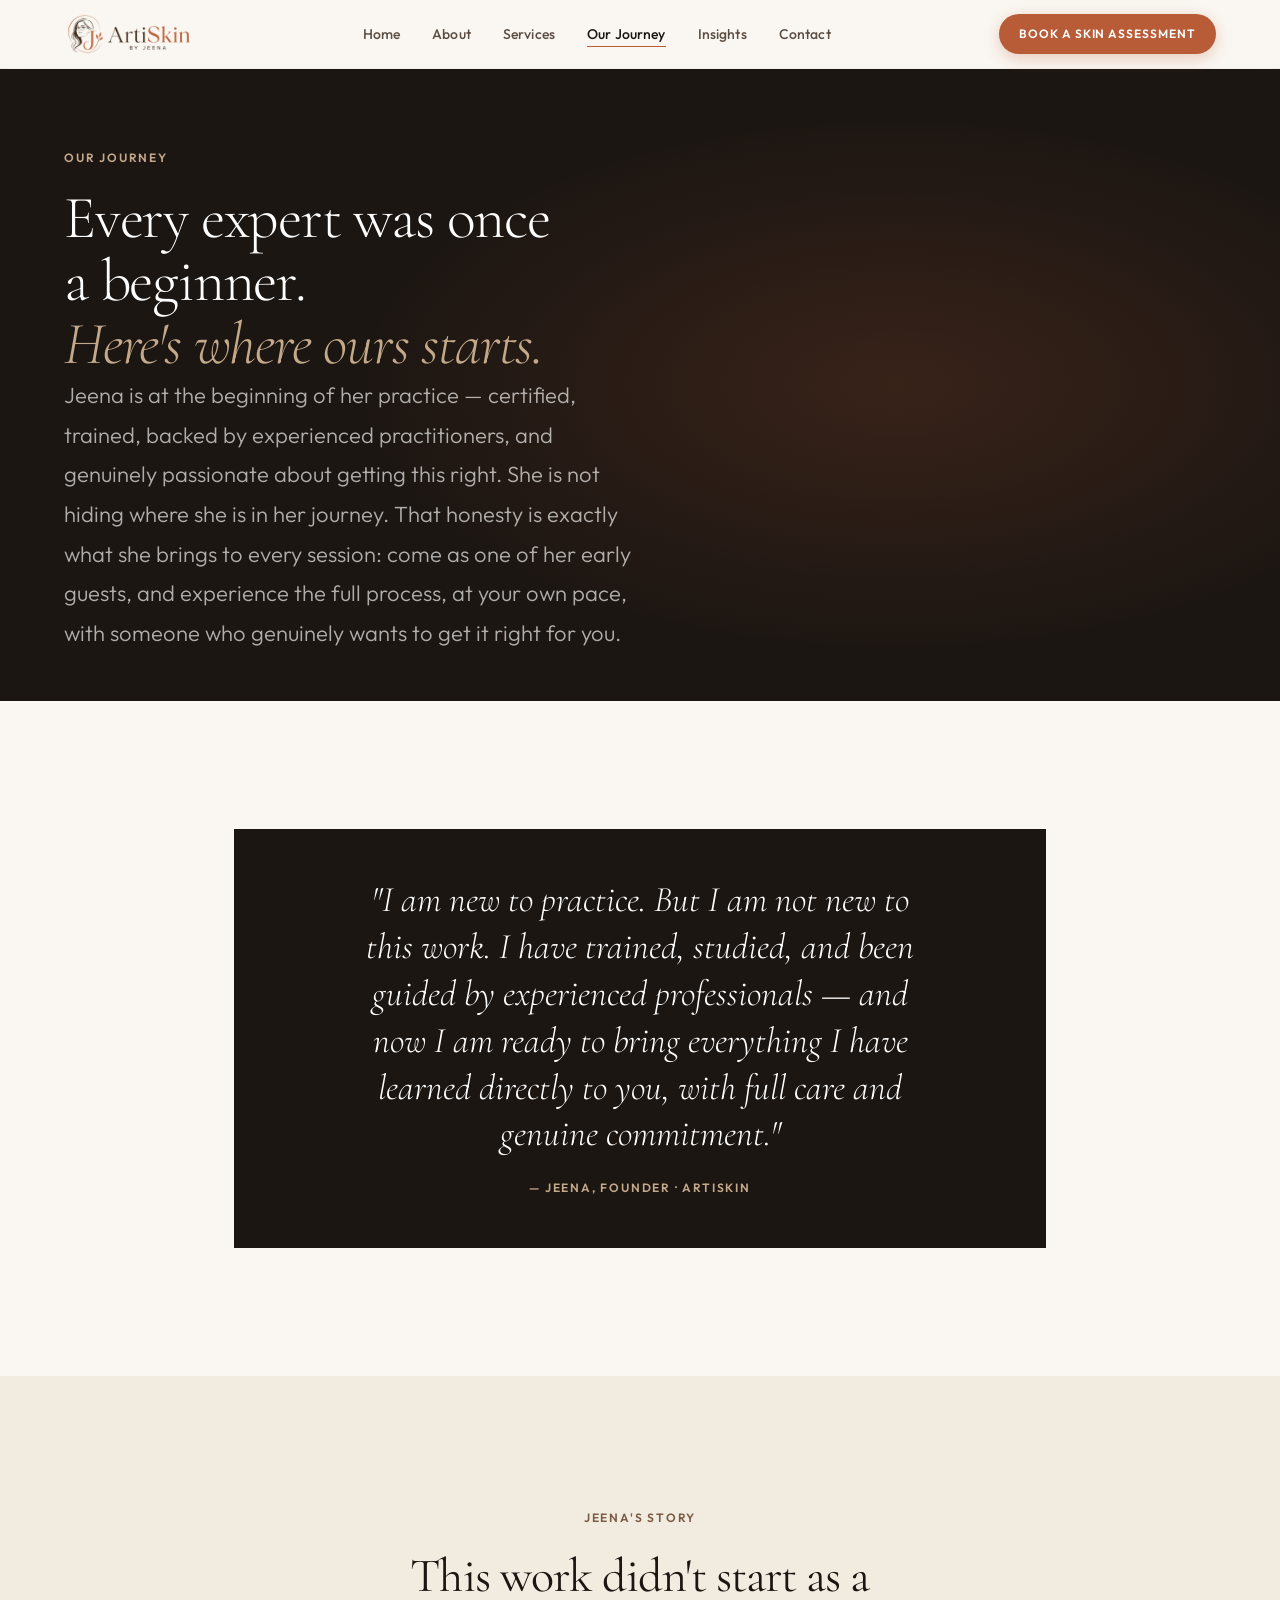
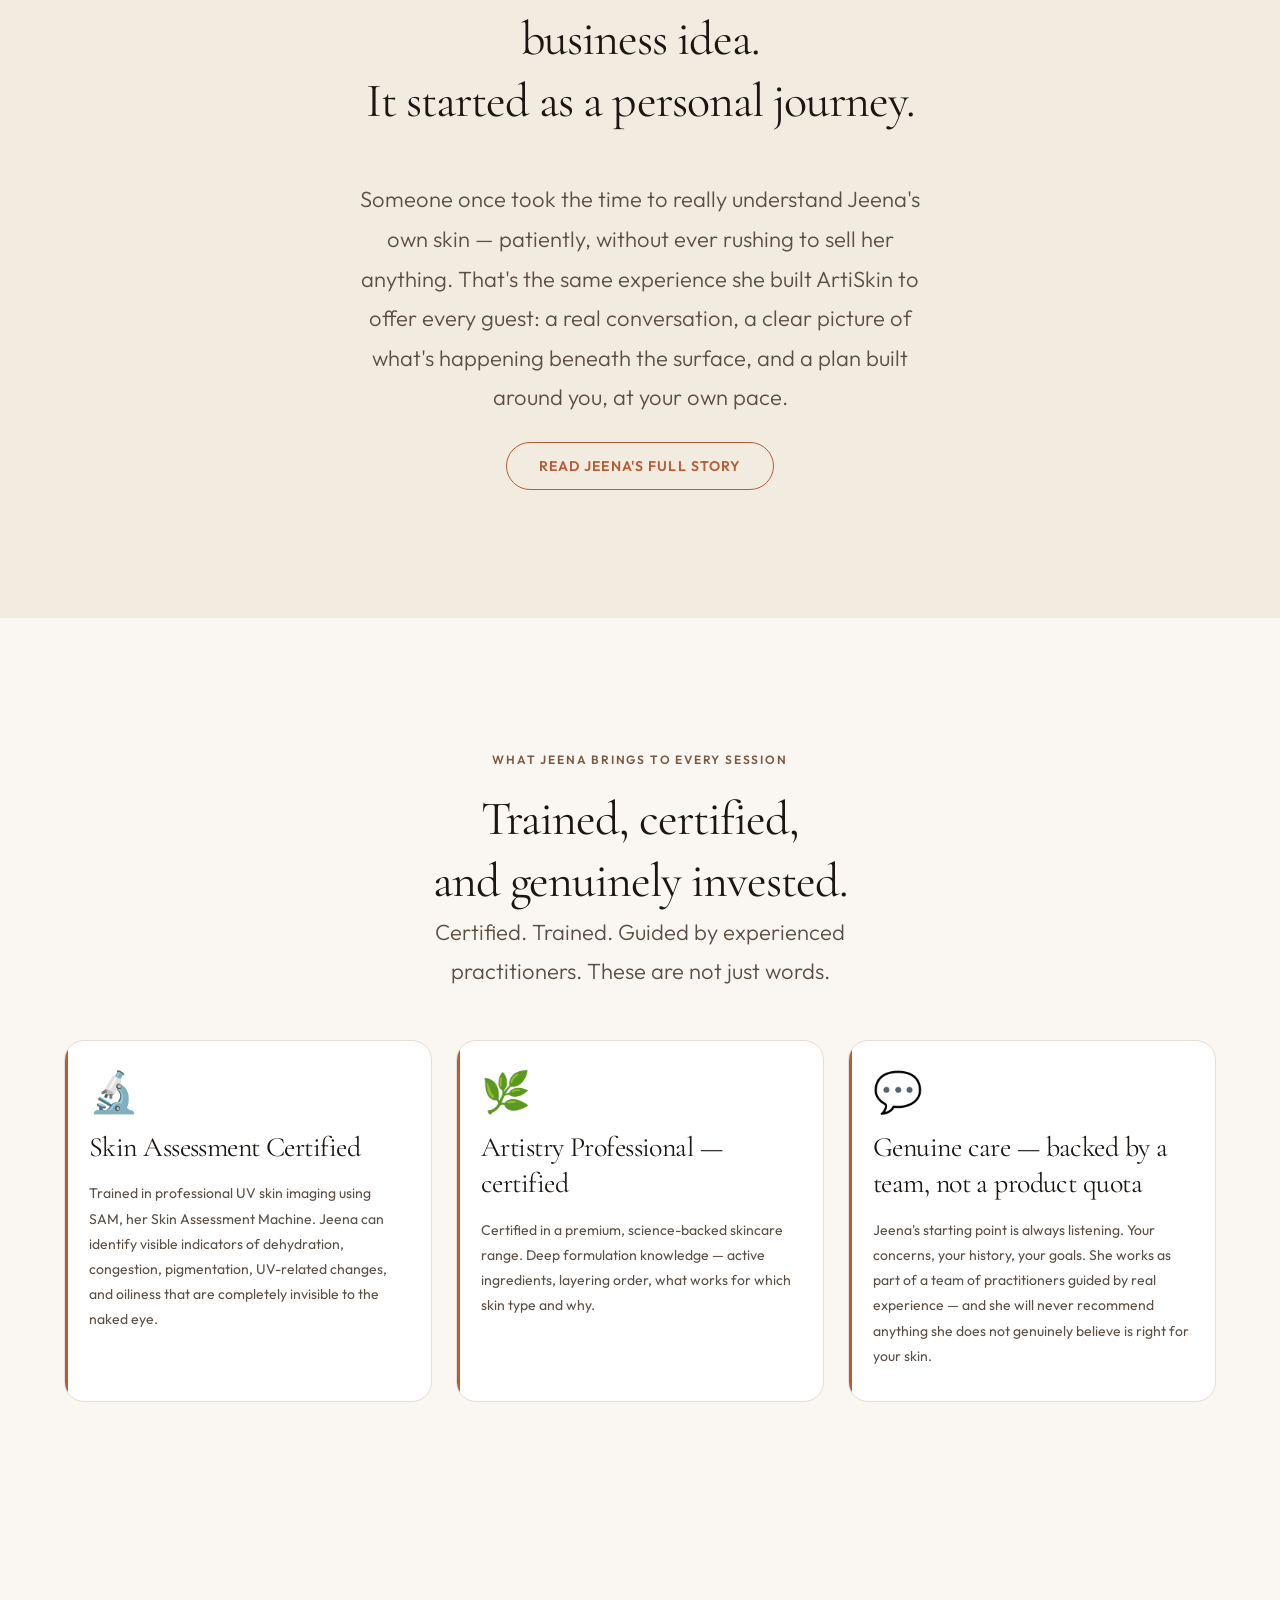
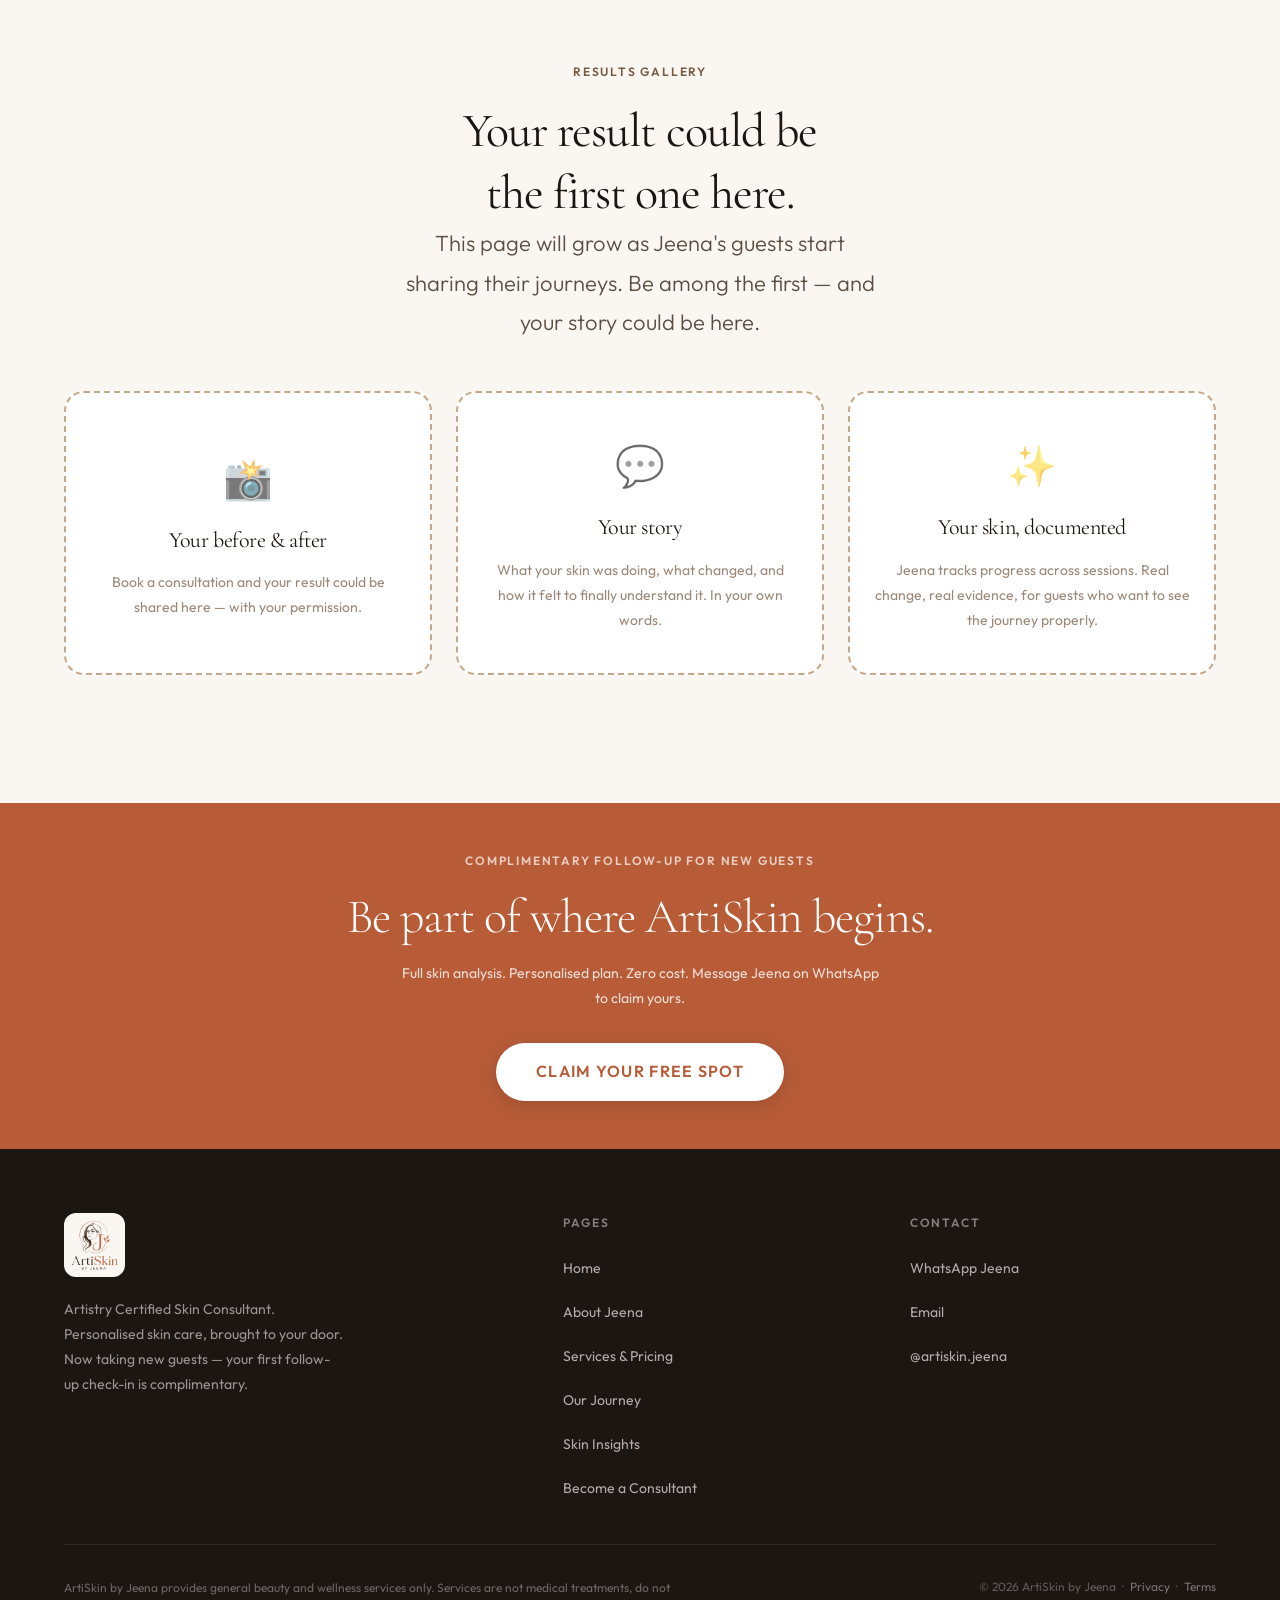
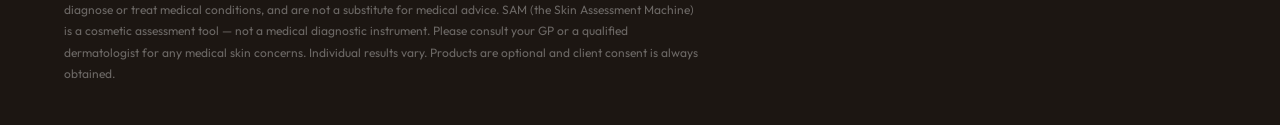
<file: testimonials.html>
<!DOCTYPE html>
<html lang="en">
<head>
  <meta charset="UTF-8">
  <meta name="viewport" content="width=device-width, initial-scale=1.0">
  <meta name="description" content="Jeena's personal story, her approach to skin, and why she started ArtiSkin. Plus her offer for new guests — a complimentary first follow-up check-in.">
  <title>Our Journey — ArtiSkin by Jeena · Art in Every Touch</title>
  <link rel="preconnect" href="https://fonts.googleapis.com">
  <link rel="preconnect" href="https://fonts.gstatic.com" crossorigin>
  <link href="https://fonts.googleapis.com/css2?family=Cormorant+Garamond:ital,wght@0,300;0,400;0,600;1,300;1,400&family=Outfit:wght@300;400;500;600&display=swap" rel="stylesheet">
  <link rel="stylesheet" href="css/tokens.css">
  <link rel="stylesheet" href="css/base.css">
  <link rel="stylesheet" href="css/components.css">
  <link rel="stylesheet" href="css/nav.css">
  <link rel="stylesheet" href="css/sections.css">
  <link rel="stylesheet" href="css/pages.css">
</head>
<body>

  <nav class="site-nav" role="navigation" aria-label="Main navigation">
    <div class="nav-inner">
      <a href="index.html" class="nav-logo" aria-label="ArtiSkin by Jeena — home">
        <img src="images/logo-header.png" alt="ArtiSkin by Jeena" style="height:40px;width:auto;display:block;border-radius:6px;">
      </a>
      <ul class="nav-links" role="list">
        <li><a href="index.html">Home</a></li>
        <li><a href="about.html">About</a></li>
        <li><a href="services.html">Services</a></li>
        <li><a href="testimonials.html">Our Journey</a></li>
        <li><a href="blog.html">Insights</a></li>
        <li><a href="index.html#contact">Contact</a></li>
      </ul>
      <div class="nav-cta">
        <a href="index.html#contact" class="btn btn--primary btn--sm">Book a Skin Assessment</a>
      </div>
      <button class="nav-hamburger" aria-label="Open menu">
        <span></span><span></span><span></span>
      </button>
    </div>
  </nav>
  <div class="nav-drawer" role="navigation" aria-label="Mobile navigation">
    <a href="index.html">Home</a>
    <a href="about.html">About Jeena</a>
    <a href="services.html">Services &amp; Pricing</a>
    <a href="testimonials.html">Our Journey</a>
    <a href="blog.html">Skin Insights</a>
    <a href="become-a-consultant.html">Become a Consultant</a>
    <a href="index.html#contact">Contact</a>
    <a href="index.html#contact" class="btn btn--primary">Book via WhatsApp</a>
  </div>

  <main class="nav-offset">

    <!-- PAGE HERO — DARK -->
    <section class="results-page-hero section">
      <div class="container">
        <span class="t-eyebrow reveal" style="display:block;margin-bottom:var(--sp-5);">Our Journey</span>
        <h1 class="h-hero reveal reveal--delay-1">
          Every expert was once<br>
          a beginner.<br>
          <em style="font-style:italic;color:var(--clr-trust-light);">Here's where ours starts.</em>
        </h1>
        <p class="t-lead mt-5 reveal reveal--delay-2" style="max-width:580px;">
          Jeena is at the beginning of her practice — certified, trained, backed by experienced practitioners, and genuinely passionate about getting this right. She is not hiding where she is in her journey. That honesty is exactly what she brings to every session: come as one of her early guests, and experience the full process, at your own pace, with someone who genuinely wants to get it right for you.
        </p>
      </div>
    </section>

    <!-- HONEST NOTE — What this page is -->
    <section class="section">
      <div class="container container--md">
        <div class="journey-honest reveal">
          <p class="journey-honest__text">"I am new to practice. But I am not new to this work. I have trained, studied, and been guided by experienced professionals — and now I am ready to bring everything I have learned directly to you, with full care and genuine commitment."</p>
          <span class="journey-honest__sub">— Jeena, Founder · ArtiSkin</span>
        </div>
      </div>
    </section>

    <!-- JEENA'S PERSONAL STORY -->
    <section class="section bg-alt" id="jeenas-story">
      <div class="container container--md">
        <div class="section-header--center reveal">
          <span class="t-eyebrow">Jeena's Story</span>
          <h2 class="h-section mt-4">This work didn't start as a business idea.<br>It started as a personal journey.</h2>
        </div>
        <div class="reveal reveal--delay-1" style="text-align:center;max-width:600px;margin-inline:auto;">
          <p class="t-lead">
            Someone once took the time to really understand Jeena's own skin — patiently, without ever rushing to sell her anything. That's the same experience she built ArtiSkin to offer every guest: a real conversation, a clear picture of what's happening beneath the surface, and a plan built around you, at your own pace.
          </p>
          <a href="about.html" class="btn btn--secondary mt-6">Read Jeena's Full Story</a>
        </div>
      </div>
    </section>

    <!-- WHAT JEENA BRINGS -->
    <section class="section">
      <div class="container">
        <div class="section-header--center reveal">
          <span class="t-eyebrow">What Jeena brings to every session</span>
          <h2 class="h-section mt-4">Trained, certified,<br>and genuinely invested.</h2>
          <p class="t-lead mt-5" style="max-width:520px;margin-inline:auto;">Certified. Trained. Guided by experienced practitioners. These are not just words.</p>
        </div>
        <div class="grid-3">
          <div class="step-card reveal reveal--delay-1">
            <div class="step-card__number" style="font-size:2.5rem;">🔬</div>
            <h3 class="step-card__title">Skin Assessment Certified</h3>
            <p class="step-card__desc">Trained in professional UV skin imaging using SAM, her Skin Assessment Machine. Jeena can identify visible indicators of dehydration, congestion, pigmentation, UV-related changes, and oiliness that are completely invisible to the naked eye.</p>
          </div>
          <div class="step-card reveal reveal--delay-2">
            <div class="step-card__number" style="font-size:2.5rem;">🌿</div>
            <h3 class="step-card__title">Artistry Professional — certified</h3>
            <p class="step-card__desc">Certified in a premium, science-backed skincare range. Deep formulation knowledge — active ingredients, layering order, what works for which skin type and why.</p>
          </div>
          <div class="step-card reveal reveal--delay-3">
            <div class="step-card__number" style="font-size:2.5rem;">💬</div>
            <h3 class="step-card__title">Genuine care — backed by a team, not a product quota</h3>
            <p class="step-card__desc">Jeena's starting point is always listening. Your concerns, your history, your goals. She works as part of a team of practitioners guided by real experience — and she will never recommend anything she does not genuinely believe is right for your skin.</p>
          </div>
        </div>
      </div>
    </section>


    <!-- RESULTS WILL LIVE HERE -->
    <section class="section">
      <div class="container">
        <div class="section-header--center reveal">
          <span class="t-eyebrow">Results Gallery</span>
          <h2 class="h-section mt-4">Your result could be<br>the first one here.</h2>
          <p class="t-lead mt-5" style="max-width:480px;margin-inline:auto;">
            This page will grow as Jeena's guests start sharing their journeys. Be among the first — and your story could be here.
          </p>
        </div>
        <div class="grid-3 mt-12">
          <div class="be-first-card reveal reveal--delay-1">
            <div class="be-first-card__icon">📸</div>
            <h3 class="be-first-card__title">Your before &amp; after</h3>
            <p class="be-first-card__sub">Book a consultation and your result could be shared here — with your permission.</p>
          </div>
          <div class="be-first-card reveal reveal--delay-2">
            <div class="be-first-card__icon">💬</div>
            <h3 class="be-first-card__title">Your story</h3>
            <p class="be-first-card__sub">What your skin was doing, what changed, and how it felt to finally understand it. In your own words.</p>
          </div>
          <div class="be-first-card reveal reveal--delay-3">
            <div class="be-first-card__icon">✨</div>
            <h3 class="be-first-card__title">Your skin, documented</h3>
            <p class="be-first-card__sub">Jeena tracks progress across sessions. Real change, real evidence, for guests who want to see the journey properly.</p>
          </div>
        </div>
      </div>
    </section>

    <!-- CTA -->
    <div class="cta-strip">
      <div class="container">
        <span class="cta-strip__eyebrow">Complimentary follow-up for new guests</span>
        <h2 class="cta-strip__heading">Be part of where ArtiSkin begins.</h2>
        <p class="cta-strip__sub">Full skin analysis. Personalised plan. Zero cost. Message Jeena on WhatsApp to claim yours.</p>
        <a href="index.html#contact" class="btn btn--whatsapp btn--lg">Claim Your Free Spot</a>
      </div>
    </div>

  </main>

  <footer class="site-footer">
    <div class="container">
      <div class="footer-top">
        <div class="footer-brand">
          <img src="images/logo-footer.png" alt="ArtiSkin by Jeena" style="height:64px;width:auto;margin-bottom:var(--sp-5);border-radius:12px;">
          <p>Artistry Certified Skin Consultant. Personalised skin care, brought to your door. Now taking new guests — your first follow-up check-in is complimentary.</p>
        </div>
        <div>
          <p class="footer-col__title">Pages</p>
          <ul class="footer-links">
            <li><a href="index.html">Home</a></li>
            <li><a href="about.html">About Jeena</a></li>
            <li><a href="services.html">Services &amp; Pricing</a></li>
            <li><a href="testimonials.html">Our Journey</a></li>
            <li><a href="blog.html">Skin Insights</a></li>
            <li><a href="become-a-consultant.html">Become a Consultant</a></li>
          </ul>
        </div>
        <div>
          <p class="footer-col__title">Contact</p>
          <ul class="footer-links">
            <li><a href="https://wa.me/61420587160">WhatsApp Jeena</a></li>
            <li><a href="mailto:hello@artiskinbyjeena.com.au">Email</a></li>
            <li><a href="https://instagram.com/artiskin.jeena" target="_blank" rel="noopener">@artiskin.jeena</a></li>
          </ul>
        </div>
      </div>
      <div class="footer-bottom">
        <p class="footer-disclaimer">ArtiSkin by Jeena provides general beauty and wellness services only. Services are not medical treatments, do not diagnose or treat medical conditions, and are not a substitute for medical advice. SAM (the Skin Assessment Machine) is a cosmetic assessment tool — not a medical diagnostic instrument. Please consult your GP or a qualified dermatologist for any medical skin concerns. Individual results vary. Products are optional and client consent is always obtained.</p>
        <p class="footer-copy">© 2026 ArtiSkin by Jeena &nbsp;·&nbsp; <a href="privacy.html" style="color:rgba(255,255,255,0.4);">Privacy</a> &nbsp;·&nbsp; <a href="terms.html" style="color:rgba(255,255,255,0.4);">Terms</a></p>
      </div>
    </div>
  </footer>

  <script src="js/nav.js"></script>
  <script src="js/reveal.js"></script>
</body>
</html>
</file>
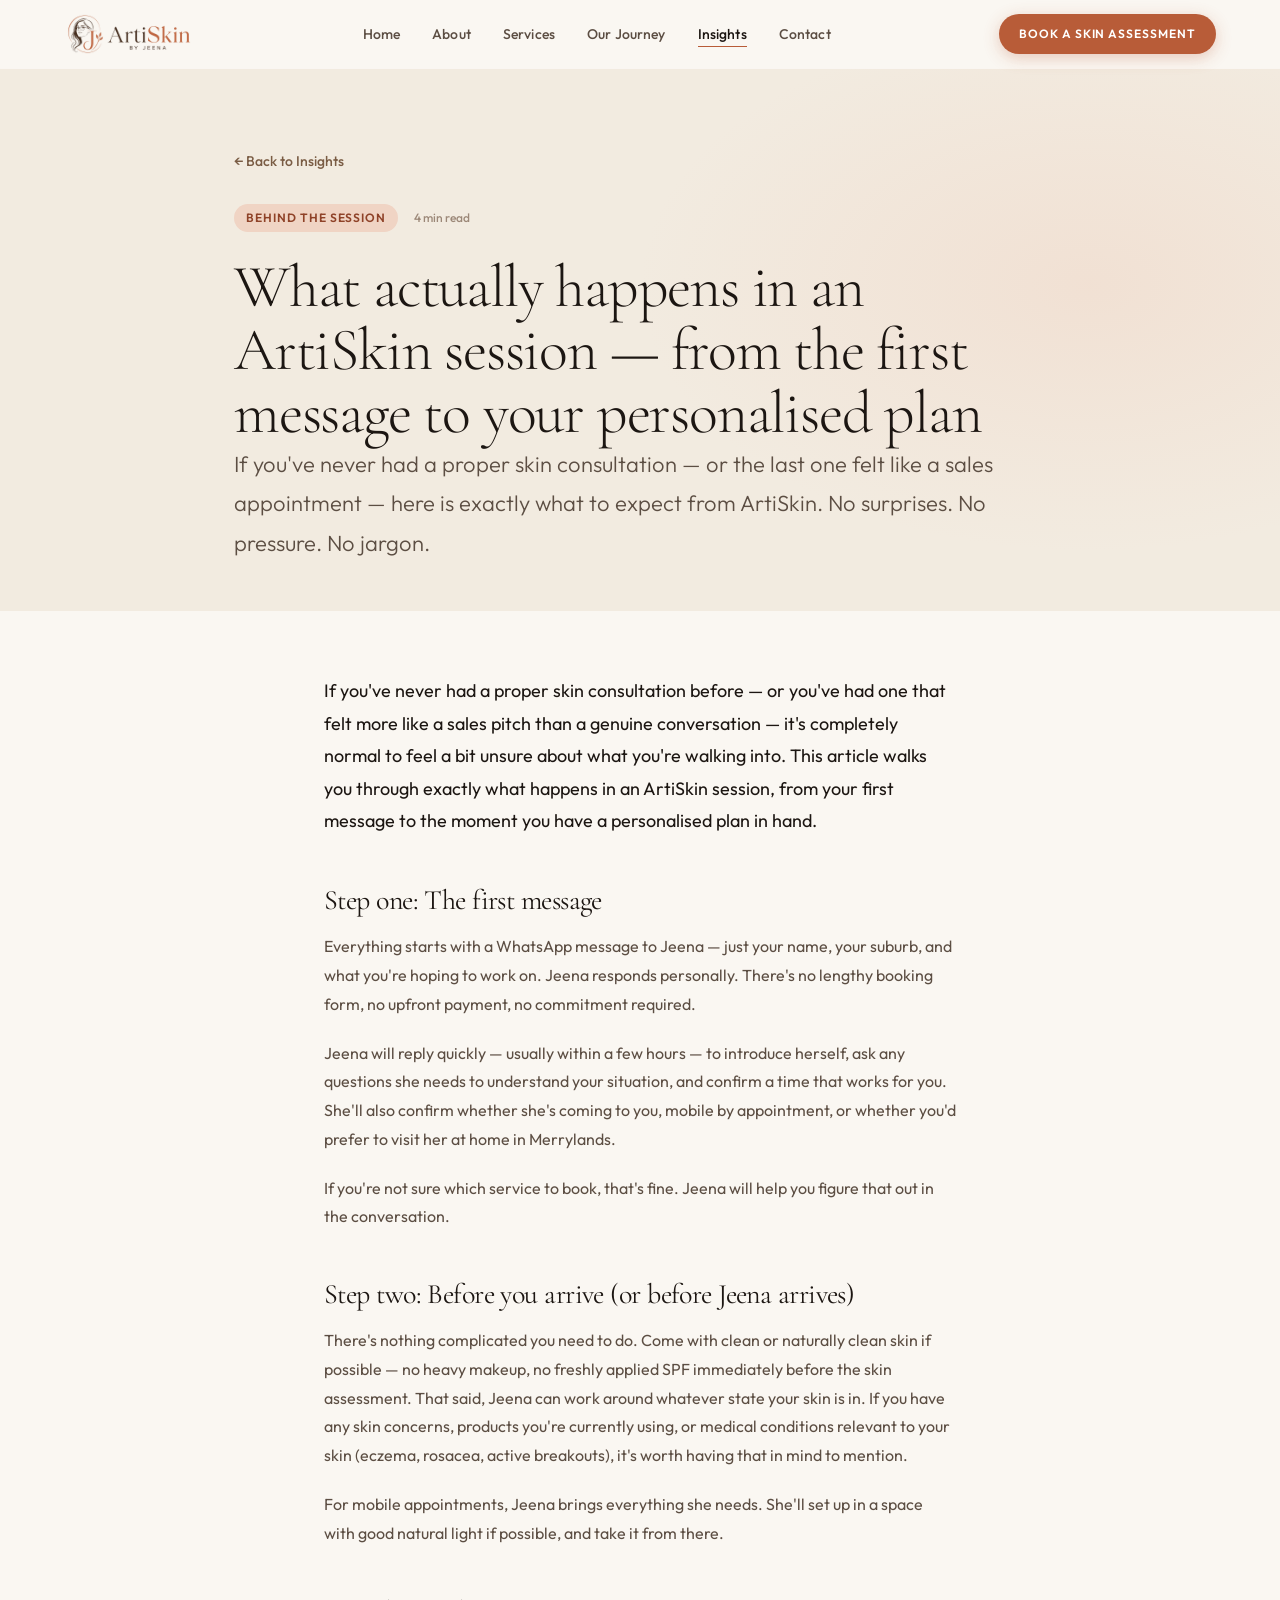
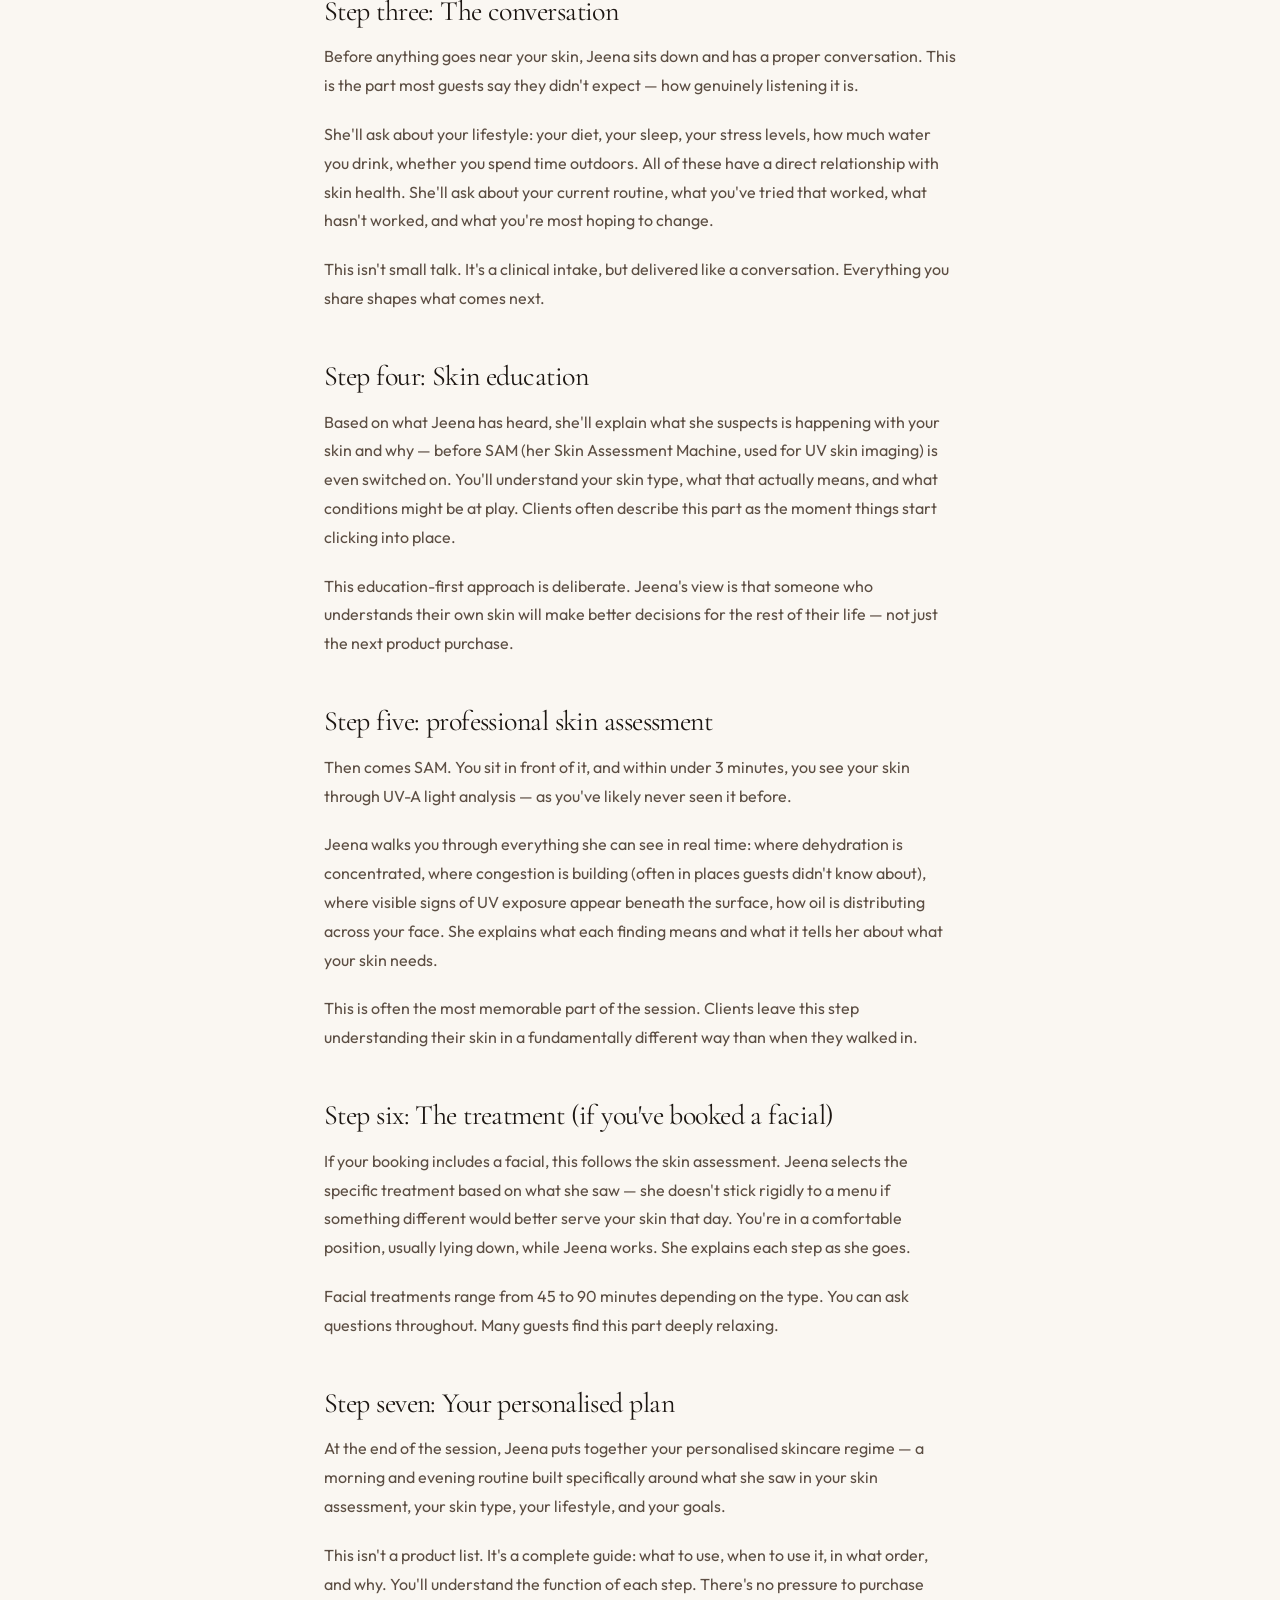
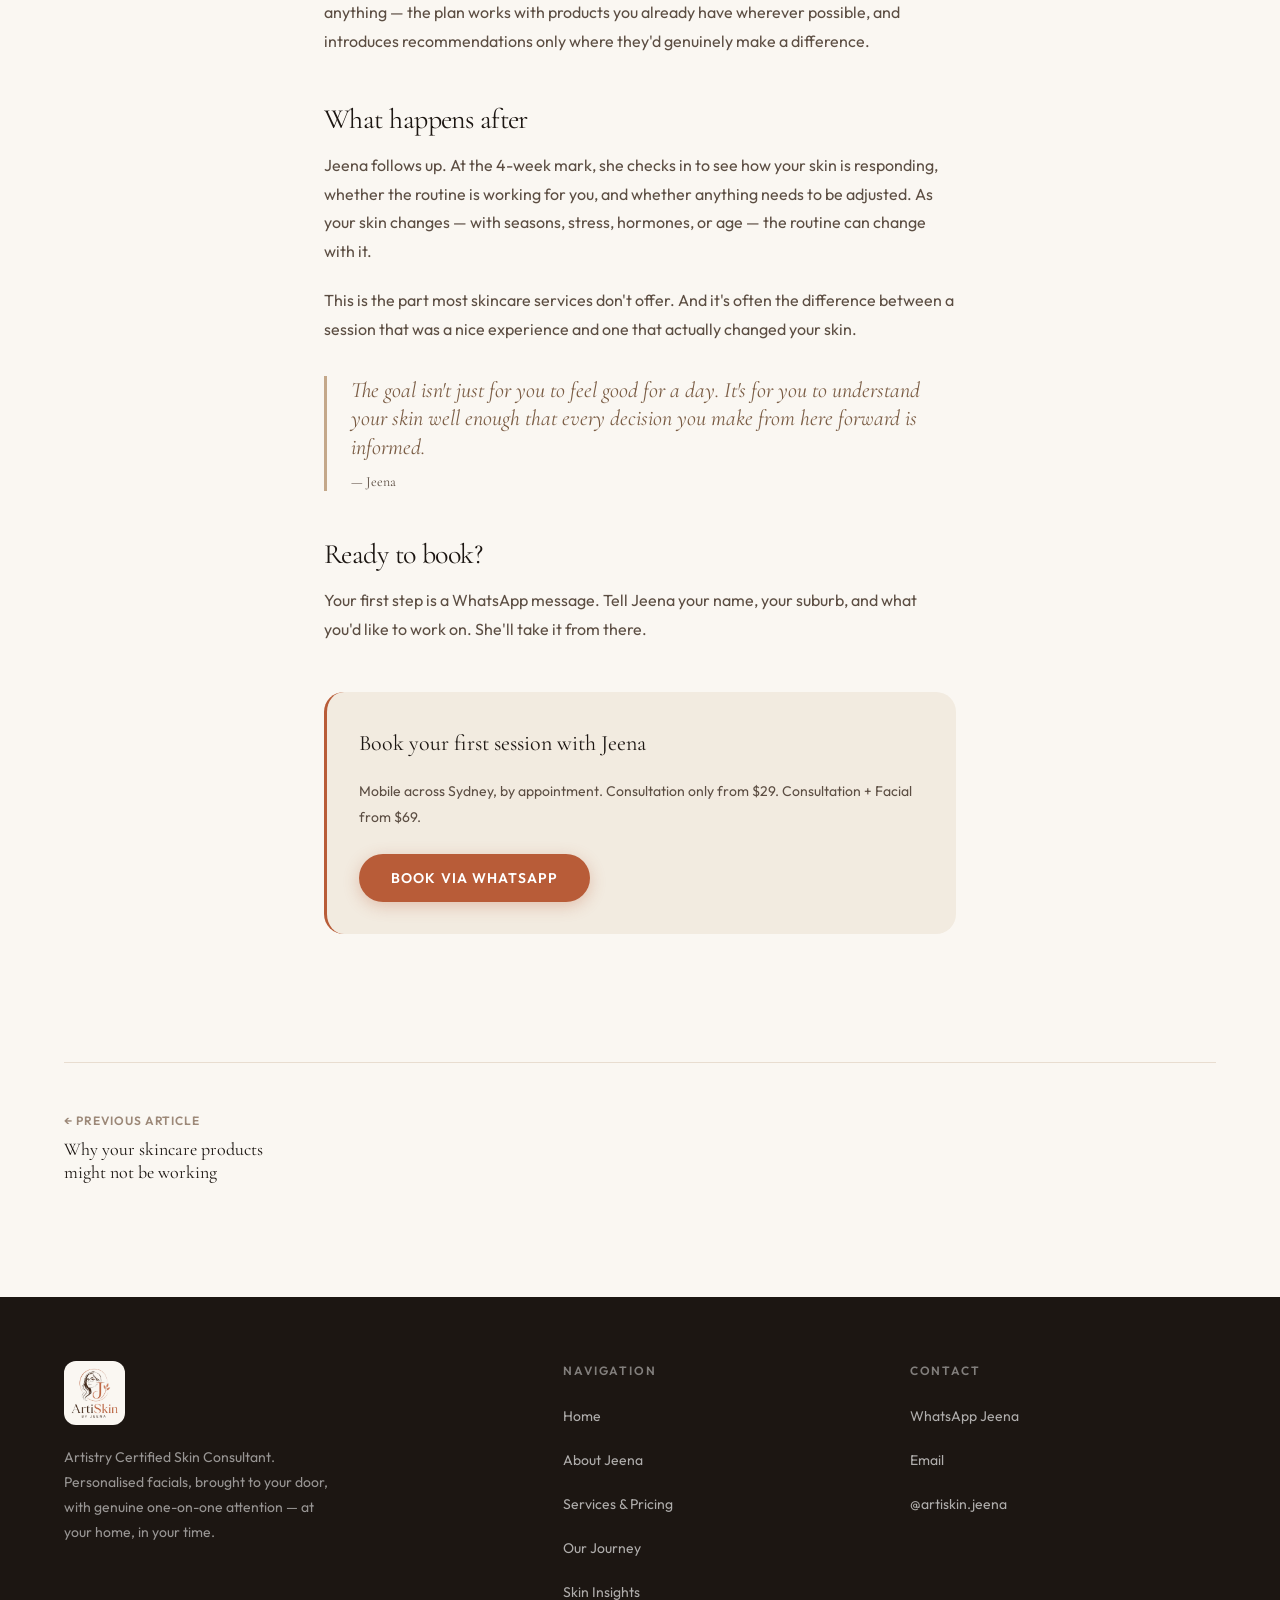
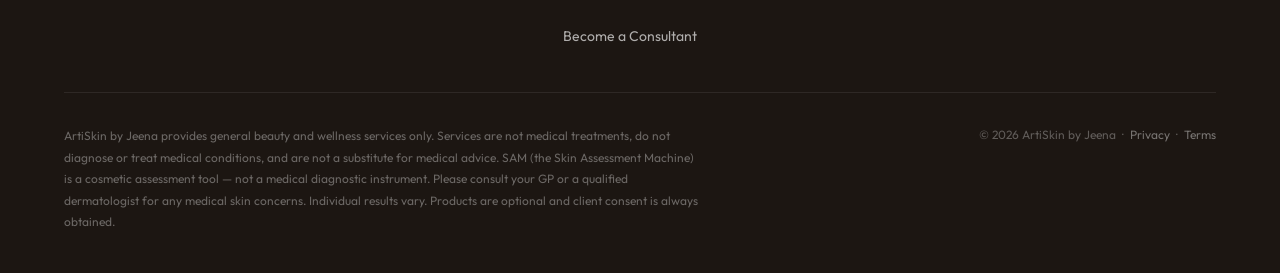
<file: posts/what-happens-in-a-session.html>
<!DOCTYPE html>
<html lang="en">
<head>
  <meta charset="UTF-8">
  <meta name="viewport" content="width=device-width, initial-scale=1.0">
  <meta name="description" content="What actually happens in an ArtiSkin session — from your first WhatsApp message through to your personalised skin plan. Written to remove any first-booking anxiety.">
  <title>What Actually Happens in an ArtiSkin Session — ArtiSkin by Jeena</title>
  <link rel="preconnect" href="https://fonts.googleapis.com">
  <link rel="preconnect" href="https://fonts.gstatic.com" crossorigin>
  <link href="https://fonts.googleapis.com/css2?family=Cormorant+Garamond:ital,wght@0,300;0,400;0,600;1,300;1,400&family=Outfit:wght@300;400;500;600&display=swap" rel="stylesheet">
  <link rel="stylesheet" href="../css/tokens.css">
  <link rel="stylesheet" href="../css/base.css">
  <link rel="stylesheet" href="../css/components.css">
  <link rel="stylesheet" href="../css/nav.css">
  <link rel="stylesheet" href="../css/sections.css">
  <link rel="stylesheet" href="../css/blog.css">
  <link rel="stylesheet" href="../css/pages.css">
</head>
<body>

  <!-- NAV -->
  <nav class="site-nav" role="navigation" aria-label="Main navigation">
    <div class="nav-inner">
      <a href="../index.html" class="nav-logo" aria-label="ArtiSkin by Jeena — home">
        <img src="../images/logo-header.png" alt="ArtiSkin by Jeena" style="height:40px;width:auto;display:block;border-radius:6px;">
      </a>
      <ul class="nav-links" role="list">
        <li><a href="../index.html">Home</a></li>
        <li><a href="../about.html">About</a></li>
        <li><a href="../services.html">Services</a></li>
        <li><a href="../testimonials.html">Our Journey</a></li>
        <li><a href="../blog.html">Insights</a></li>
        <li><a href="../index.html#contact">Contact</a></li>
      </ul>
      <div class="nav-cta">
        <a href="../index.html#contact" class="btn btn--primary btn--sm">Book a Skin Assessment</a>
      </div>
      <button class="nav-hamburger" aria-label="Open menu">
        <span></span><span></span><span></span>
      </button>
    </div>
  </nav>
  <div class="nav-drawer" role="navigation" aria-label="Mobile navigation">
    <a href="../index.html">Home</a>
    <a href="../about.html">About Jeena</a>
    <a href="../services.html">Services &amp; Pricing</a>
    <a href="../testimonials.html">Our Journey</a>
    <a href="../blog.html">Skin Insights</a>
    <a href="../become-a-consultant.html">Become a Consultant</a>
    <a href="../index.html#contact">Contact</a>
    <a href="../index.html#contact" class="btn btn--primary">Book via WhatsApp</a>
  </div>

  <main class="nav-offset">

    <!-- POST HERO -->
    <section class="post-hero">
      <div class="container container--md">
        <a href="../blog.html" class="post-back-link">← Back to Insights</a>
        <div class="post-meta-row">
          <span class="badge badge--trust">Behind the Session</span>
          <span class="post-reading-time">4 min read</span>
        </div>
        <h1 class="h-hero reveal">
          What actually happens in an ArtiSkin session — from the first message to your personalised plan
        </h1>
        <p class="t-lead mt-5 reveal reveal--delay-1">
          If you've never had a proper skin consultation — or the last one felt like a sales appointment — here is exactly what to expect from ArtiSkin. No surprises. No pressure. No jargon.
        </p>
      </div>
    </section>

    <!-- POST CONTENT -->
    <article class="post-content">
      <div class="container">
        <div class="prose">

          <p>If you've never had a proper skin consultation before — or you've had one that felt more like a sales pitch than a genuine conversation — it's completely normal to feel a bit unsure about what you're walking into. This article walks you through exactly what happens in an ArtiSkin session, from your first message to the moment you have a personalised plan in hand.</p>

          <h2>Step one: The first message</h2>

          <p>Everything starts with a WhatsApp message to Jeena — just your name, your suburb, and what you're hoping to work on. Jeena responds personally. There's no lengthy booking form, no upfront payment, no commitment required.</p>

          <p>Jeena will reply quickly — usually within a few hours — to introduce herself, ask any questions she needs to understand your situation, and confirm a time that works for you. She'll also confirm whether she's coming to you, mobile by appointment, or whether you'd prefer to visit her at home in Merrylands.</p>

          <p>If you're not sure which service to book, that's fine. Jeena will help you figure that out in the conversation.</p>

          <h2>Step two: Before you arrive (or before Jeena arrives)</h2>

          <p>There's nothing complicated you need to do. Come with clean or naturally clean skin if possible — no heavy makeup, no freshly applied SPF immediately before the skin assessment. That said, Jeena can work around whatever state your skin is in. If you have any skin concerns, products you're currently using, or medical conditions relevant to your skin (eczema, rosacea, active breakouts), it's worth having that in mind to mention.</p>

          <p>For mobile appointments, Jeena brings everything she needs. She'll set up in a space with good natural light if possible, and take it from there.</p>

          <h2>Step three: The conversation</h2>

          <p>Before anything goes near your skin, Jeena sits down and has a proper conversation. This is the part most guests say they didn't expect — how genuinely listening it is.</p>

          <p>She'll ask about your lifestyle: your diet, your sleep, your stress levels, how much water you drink, whether you spend time outdoors. All of these have a direct relationship with skin health. She'll ask about your current routine, what you've tried that worked, what hasn't worked, and what you're most hoping to change.</p>

          <p>This isn't small talk. It's a clinical intake, but delivered like a conversation. Everything you share shapes what comes next.</p>

          <h2>Step four: Skin education</h2>

          <p>Based on what Jeena has heard, she'll explain what she suspects is happening with your skin and why — before SAM (her Skin Assessment Machine, used for UV skin imaging) is even switched on. You'll understand your skin type, what that actually means, and what conditions might be at play. Clients often describe this part as the moment things start clicking into place.</p>

          <p>This education-first approach is deliberate. Jeena's view is that someone who understands their own skin will make better decisions for the rest of their life — not just the next product purchase.</p>

          <h2>Step five: professional skin assessment</h2>

          <p>Then comes SAM. You sit in front of it, and within under 3 minutes, you see your skin through UV-A light analysis — as you've likely never seen it before.</p>

          <p>Jeena walks you through everything she can see in real time: where dehydration is concentrated, where congestion is building (often in places guests didn't know about), where visible signs of UV exposure appear beneath the surface, how oil is distributing across your face. She explains what each finding means and what it tells her about what your skin needs.</p>

          <p>This is often the most memorable part of the session. Clients leave this step understanding their skin in a fundamentally different way than when they walked in.</p>

          <h2>Step six: The treatment (if you've booked a facial)</h2>

          <p>If your booking includes a facial, this follows the skin assessment. Jeena selects the specific treatment based on what she saw — she doesn't stick rigidly to a menu if something different would better serve your skin that day. You're in a comfortable position, usually lying down, while Jeena works. She explains each step as she goes.</p>

          <p>Facial treatments range from 45 to 90 minutes depending on the type. You can ask questions throughout. Many guests find this part deeply relaxing.</p>

          <h2>Step seven: Your personalised plan</h2>

          <p>At the end of the session, Jeena puts together your personalised skincare regime — a morning and evening routine built specifically around what she saw in your skin assessment, your skin type, your lifestyle, and your goals.</p>

          <p>This isn't a product list. It's a complete guide: what to use, when to use it, in what order, and why. You'll understand the function of each step. There's no pressure to purchase anything — the plan works with products you already have wherever possible, and introduces recommendations only where they'd genuinely make a difference.</p>

          <h2>What happens after</h2>

          <p>Jeena follows up. At the 4-week mark, she checks in to see how your skin is responding, whether the routine is working for you, and whether anything needs to be adjusted. As your skin changes — with seasons, stress, hormones, or age — the routine can change with it.</p>

          <p>This is the part most skincare services don't offer. And it's often the difference between a session that was a nice experience and one that actually changed your skin.</p>

          <blockquote>
            The goal isn't just for you to feel good for a day. It's for you to understand your skin well enough that every decision you make from here forward is informed.
            <span style="display:block;margin-top:var(--sp-3);font-size:var(--fs-sm);font-style:normal;color:var(--clr-text-mid);">— Jeena</span>
          </blockquote>

          <h2>Ready to book?</h2>

          <p>Your first step is a WhatsApp message. Tell Jeena your name, your suburb, and what you'd like to work on. She'll take it from there.</p>

          <div style="margin-top:var(--sp-12);padding:var(--sp-8);background:var(--clr-bg-alt);border-radius:var(--radius-lg);border-left:3px solid var(--clr-action);">
            <p style="color:var(--clr-text);font-family:var(--font-display);font-size:var(--fs-lg);margin-bottom:var(--sp-4);">Book your first session with Jeena</p>
            <p style="color:var(--clr-text-mid);font-size:var(--fs-sm);margin-bottom:var(--sp-6);">Mobile across Sydney, by appointment. Consultation only from $29. Consultation + Facial from $69.</p>
            <a href="../index.html#contact" class="btn btn--primary">Book via WhatsApp</a>
          </div>

        </div>
      </div>
    </article>

    <!-- POST NAV -->
    <div class="post-content" style="padding-top:0;">
      <div class="container">
        <div class="post-nav">
          <div class="post-nav__inner">
            <a href="why-skincare-not-working.html" class="post-nav__link">
              <span class="post-nav__label">← Previous Article</span>
              <span class="post-nav__title">Why your skincare products might not be working</span>
            </a>
            <div></div>
          </div>
        </div>
      </div>
    </div>

  </main>

  <!-- FOOTER -->
  <footer class="site-footer">
    <div class="container">
      <div class="footer-top">
        <div class="footer-brand">
          <img src="../images/logo-footer.png" alt="ArtiSkin by Jeena" style="height:64px;width:auto;margin-bottom:var(--sp-5);border-radius:12px;">
          <p>Artistry Certified Skin Consultant. Personalised facials, brought to your door, with genuine one-on-one attention — at your home, in your time.</p>
        </div>
        <div>
          <p class="footer-col__title">Navigation</p>
          <ul class="footer-links">
            <li><a href="../index.html">Home</a></li>
            <li><a href="../about.html">About Jeena</a></li>
            <li><a href="../services.html">Services &amp; Pricing</a></li>
            <li><a href="../testimonials.html">Our Journey</a></li>
            <li><a href="../blog.html">Skin Insights</a></li>
            <li><a href="../become-a-consultant.html">Become a Consultant</a></li>
          </ul>
        </div>
        <div>
          <p class="footer-col__title">Contact</p>
          <ul class="footer-links">
            <li><a href="https://wa.me/61420587160">WhatsApp Jeena</a></li>
            <li><a href="mailto:hello@artiskinbyjeena.com.au">Email</a></li>
            <li><a href="https://instagram.com/artiskin.jeena" target="_blank" rel="noopener">@artiskin.jeena</a></li>
          </ul>
        </div>
      </div>
      <div class="footer-bottom">
        <p class="footer-disclaimer">ArtiSkin by Jeena provides general beauty and wellness services only. Services are not medical treatments, do not diagnose or treat medical conditions, and are not a substitute for medical advice. SAM (the Skin Assessment Machine) is a cosmetic assessment tool — not a medical diagnostic instrument. Please consult your GP or a qualified dermatologist for any medical skin concerns. Individual results vary. Products are optional and client consent is always obtained.</p>
        <p class="footer-copy">© 2026 ArtiSkin by Jeena &nbsp;·&nbsp; <a href="../privacy.html" style="color:rgba(255,255,255,0.4);">Privacy</a> &nbsp;·&nbsp; <a href="../terms.html" style="color:rgba(255,255,255,0.4);">Terms</a></p>
      </div>
    </div>
  </footer>

  <script src="../js/nav.js"></script>
  <script src="../js/reveal.js"></script>
</body>
</html>
</file>
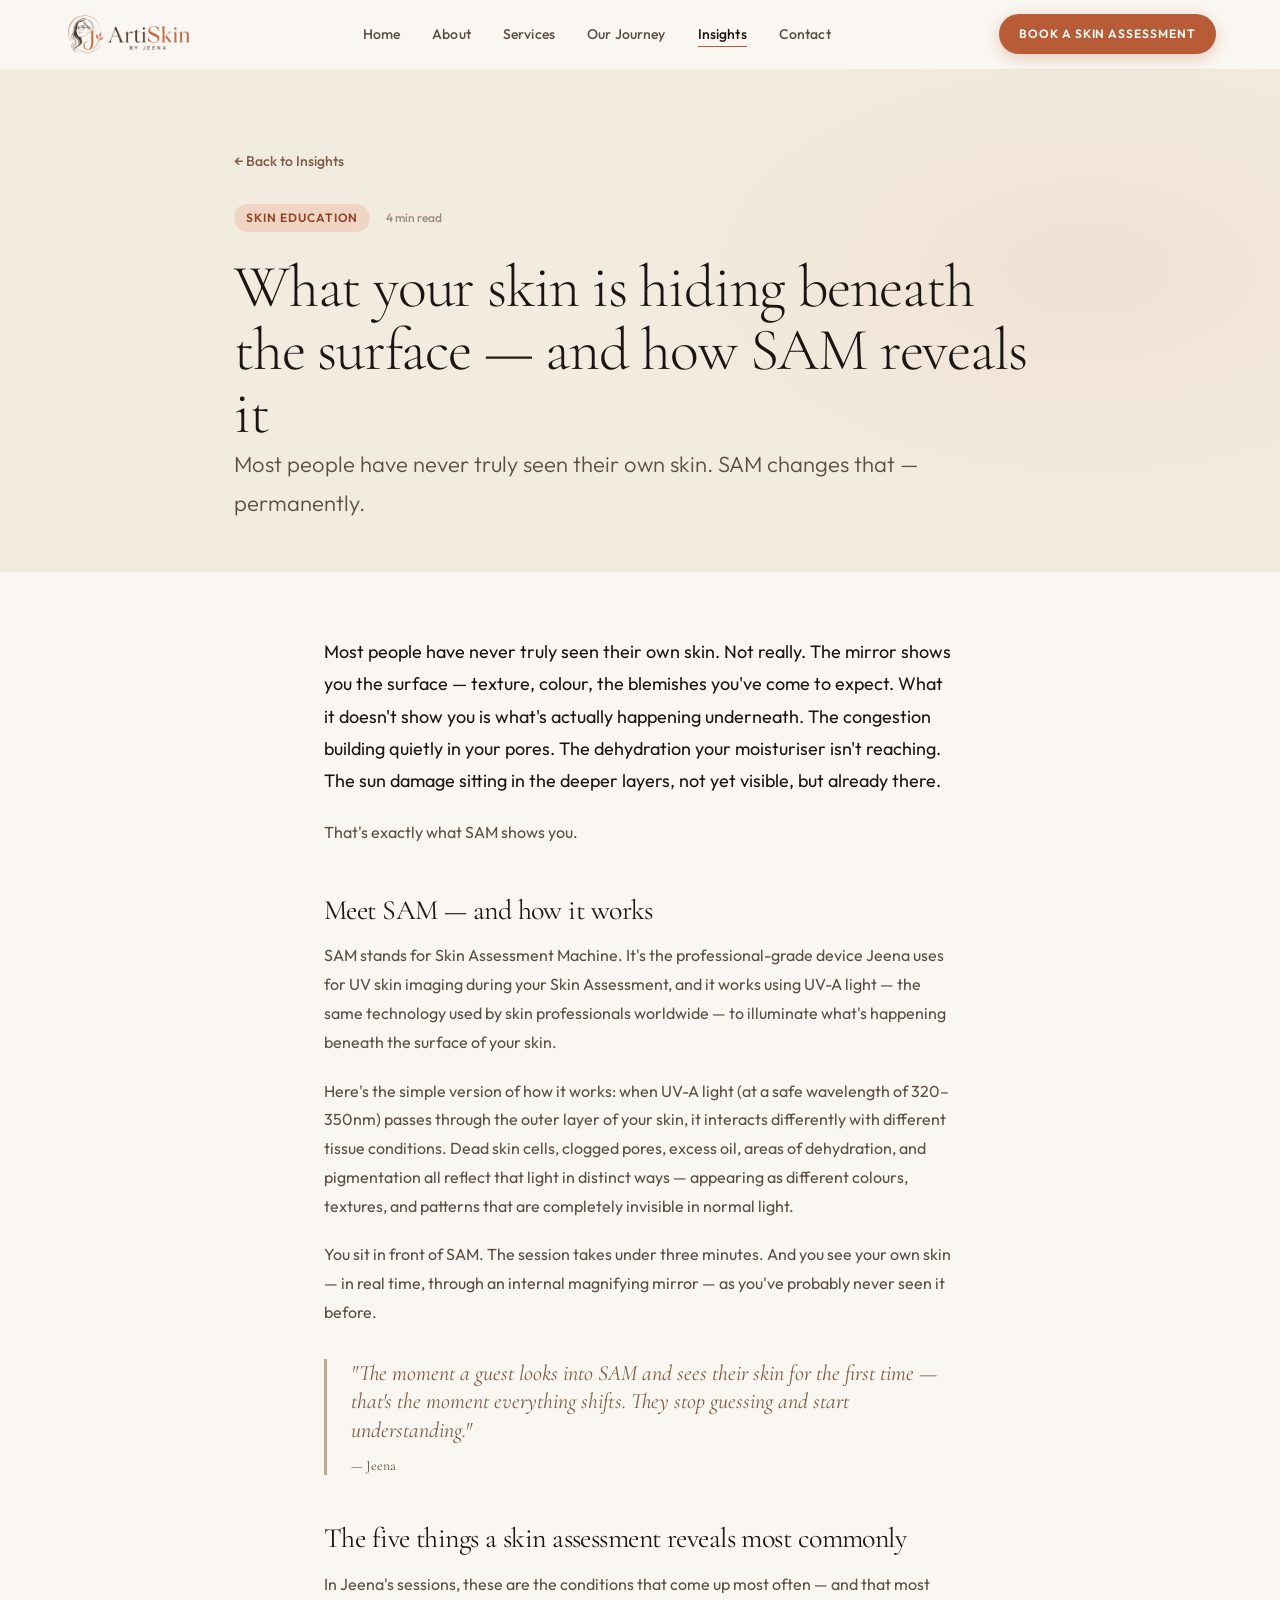
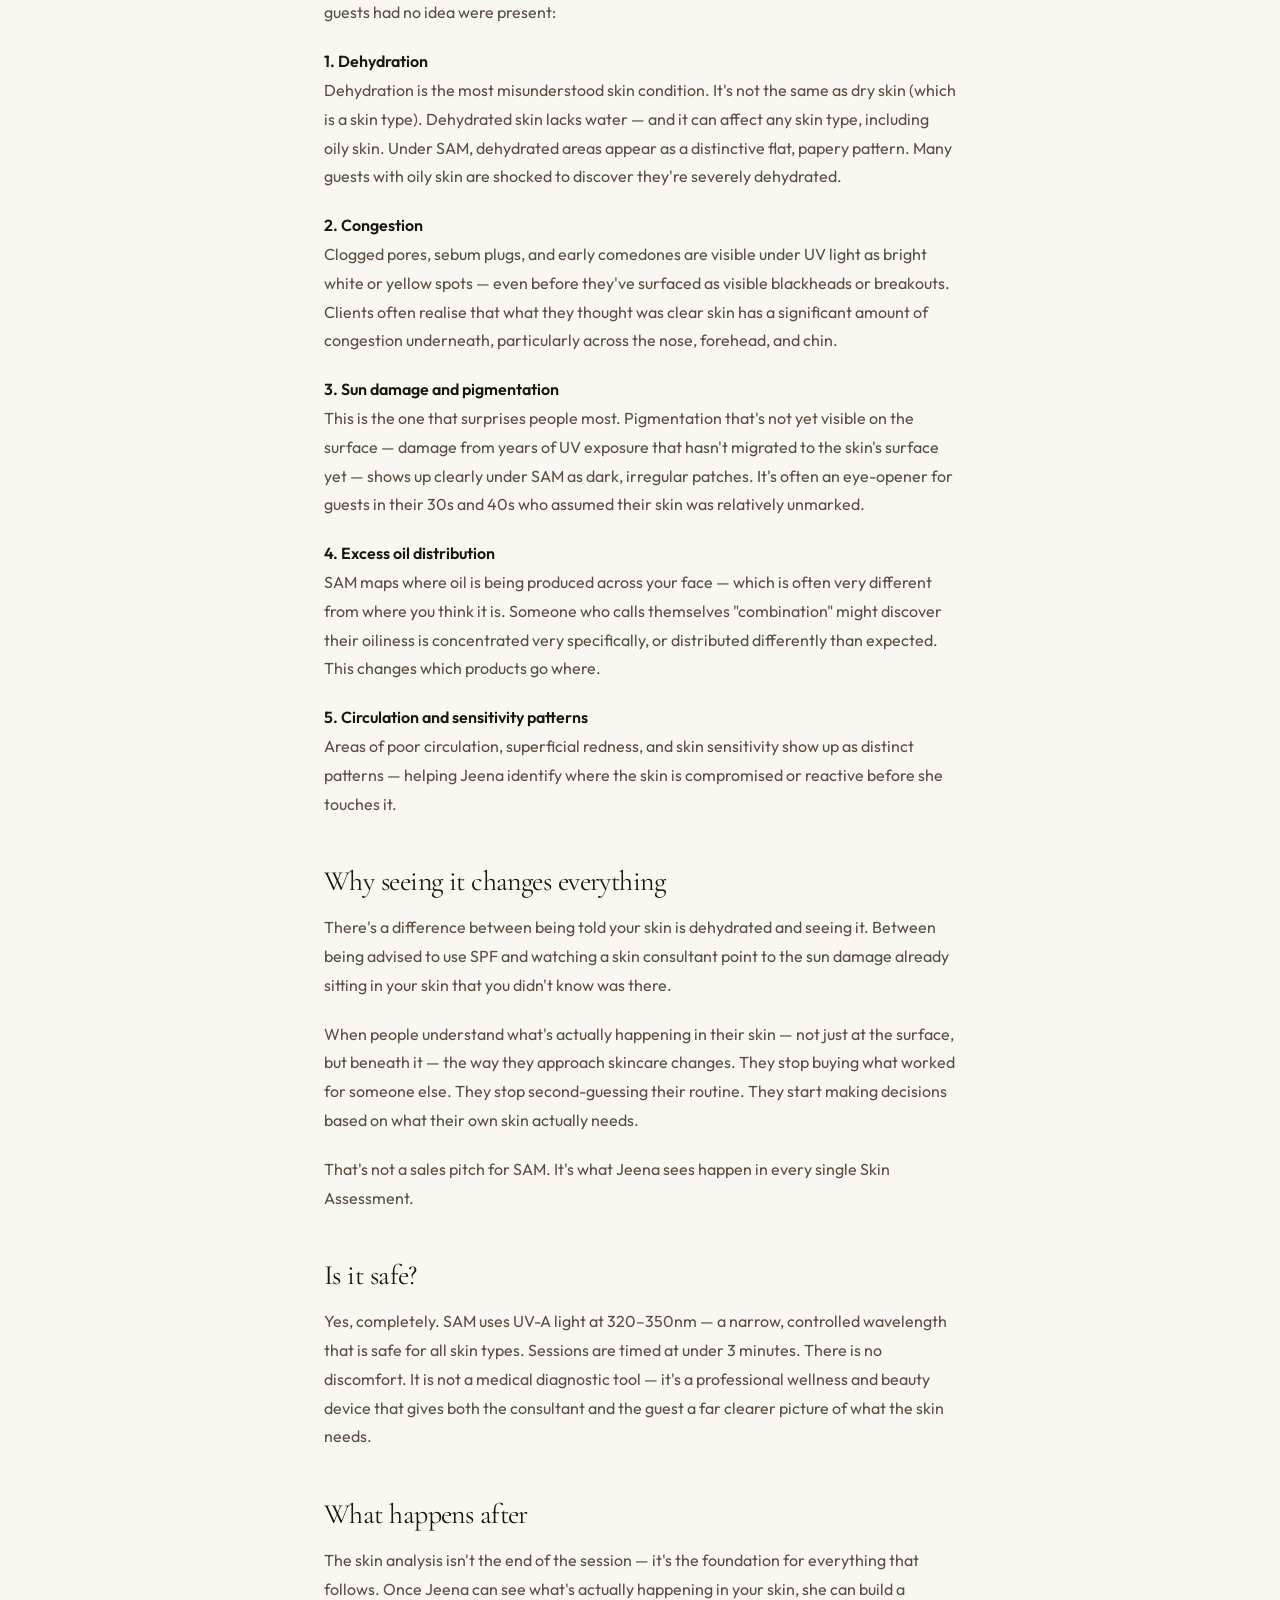
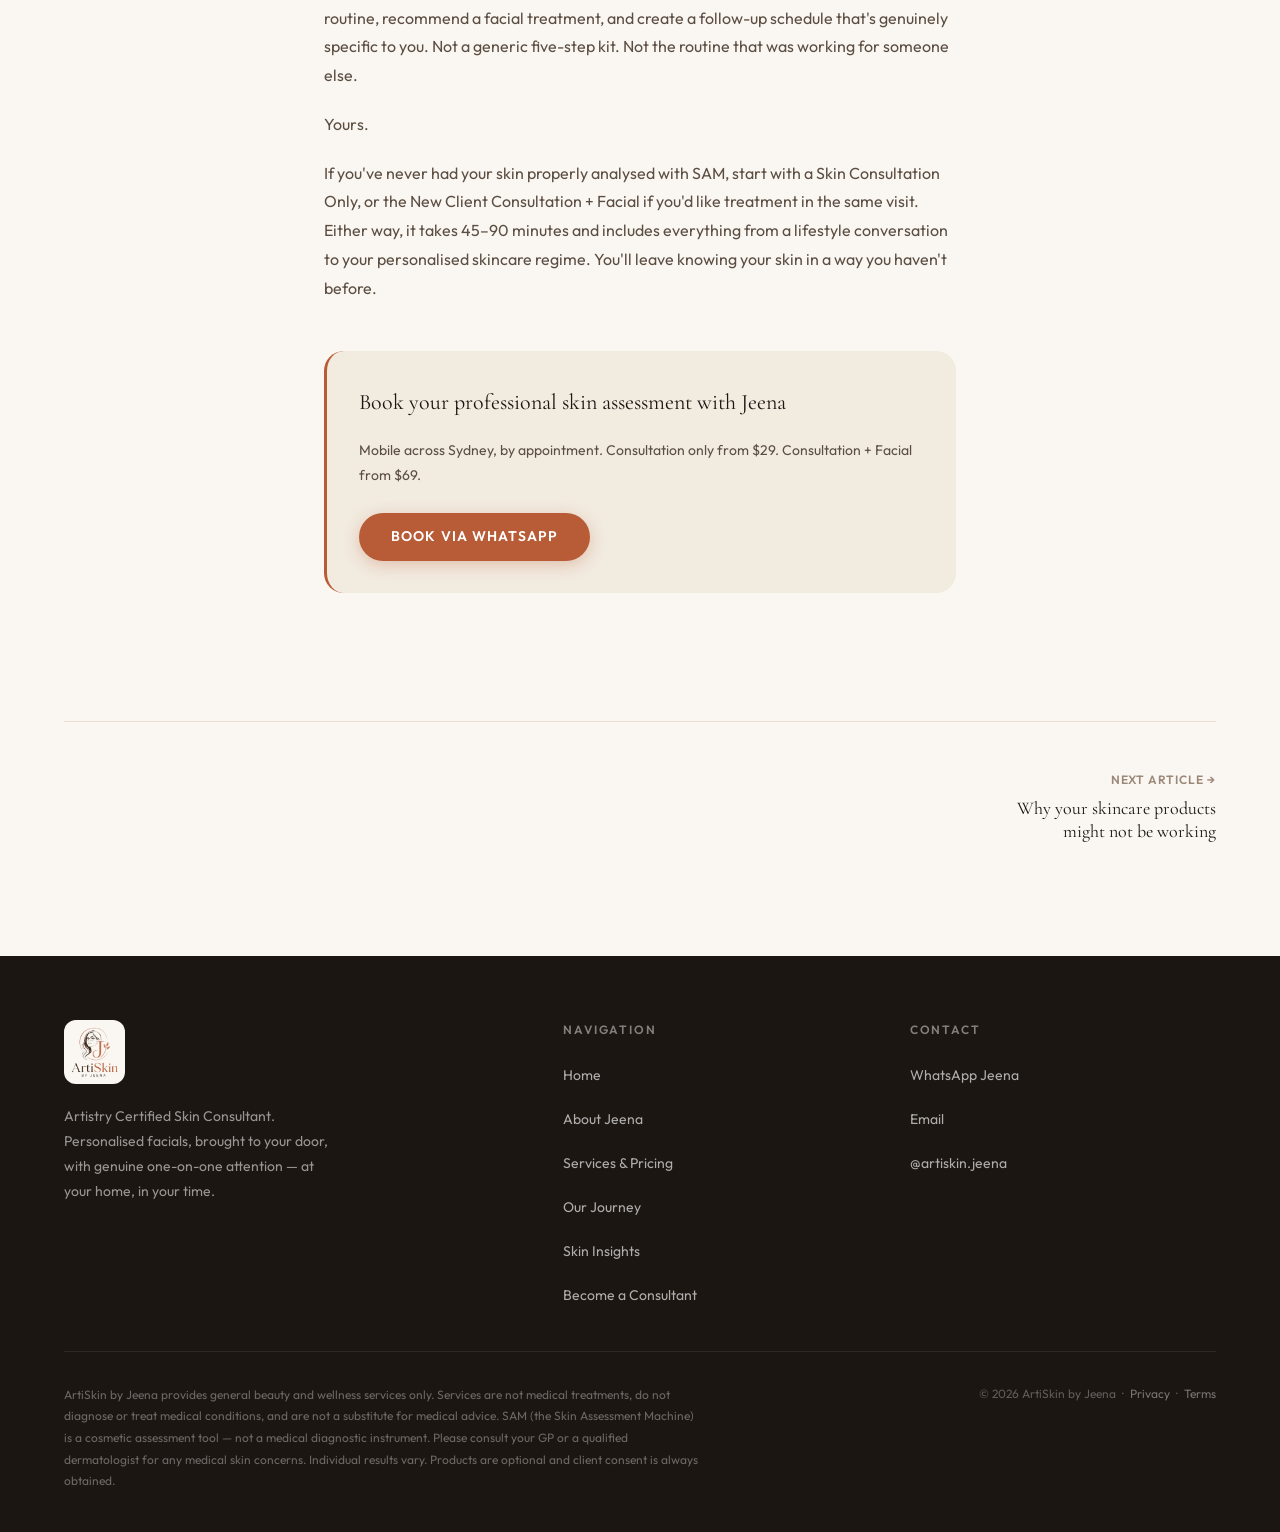
<file: posts/what-sam-reveals.html>
<!DOCTYPE html>
<html lang="en">
<head>
  <meta charset="UTF-8">
  <meta name="viewport" content="width=device-width, initial-scale=1.0">
  <meta name="description" content="What your skin is hiding beneath the surface — how SAM, Jeena's Skin Assessment Machine, works, what it reveals, and why seeing it changes everything about how you care for your skin.">
  <title>What SAM actually shows — ArtiSkin by Jeena</title>
  <link rel="preconnect" href="https://fonts.googleapis.com">
  <link rel="preconnect" href="https://fonts.gstatic.com" crossorigin>
  <link href="https://fonts.googleapis.com/css2?family=Cormorant+Garamond:ital,wght@0,300;0,400;0,600;1,300;1,400&family=Outfit:wght@300;400;500;600&display=swap" rel="stylesheet">
  <link rel="stylesheet" href="../css/tokens.css">
  <link rel="stylesheet" href="../css/base.css">
  <link rel="stylesheet" href="../css/components.css">
  <link rel="stylesheet" href="../css/nav.css">
  <link rel="stylesheet" href="../css/sections.css">
  <link rel="stylesheet" href="../css/blog.css">
  <link rel="stylesheet" href="../css/pages.css">
</head>
<body>

  <!-- NAV -->
  <nav class="site-nav" role="navigation" aria-label="Main navigation">
    <div class="nav-inner">
      <a href="../index.html" class="nav-logo" aria-label="ArtiSkin by Jeena — home">
        <img src="../images/logo-header.png" alt="ArtiSkin by Jeena" style="height:40px;width:auto;display:block;border-radius:6px;">
      </a>
      <ul class="nav-links" role="list">
        <li><a href="../index.html">Home</a></li>
        <li><a href="../about.html">About</a></li>
        <li><a href="../services.html">Services</a></li>
        <li><a href="../testimonials.html">Our Journey</a></li>
        <li><a href="../blog.html">Insights</a></li>
        <li><a href="../index.html#contact">Contact</a></li>
      </ul>
      <div class="nav-cta">
        <a href="../index.html#contact" class="btn btn--primary btn--sm">Book a Skin Assessment</a>
      </div>
      <button class="nav-hamburger" aria-label="Open menu">
        <span></span><span></span><span></span>
      </button>
    </div>
  </nav>
  <div class="nav-drawer" role="navigation" aria-label="Mobile navigation">
    <a href="../index.html">Home</a>
    <a href="../about.html">About Jeena</a>
    <a href="../services.html">Services &amp; Pricing</a>
    <a href="../testimonials.html">Our Journey</a>
    <a href="../blog.html">Skin Insights</a>
    <a href="../become-a-consultant.html">Become a Consultant</a>
    <a href="../index.html#contact">Contact</a>
    <a href="../index.html#contact" class="btn btn--primary">Book via WhatsApp</a>
  </div>

  <main class="nav-offset">

    <!-- POST HERO -->
    <section class="post-hero">
      <div class="container container--md">
        <a href="../blog.html" class="post-back-link">← Back to Insights</a>
        <div class="post-meta-row">
          <span class="badge badge--trust">Skin Education</span>
          <span class="post-reading-time">4 min read</span>
        </div>
        <h1 class="h-hero reveal">
          What your skin is hiding beneath the surface — and how SAM reveals it
        </h1>
        <p class="t-lead mt-5 reveal reveal--delay-1">
          Most people have never truly seen their own skin. SAM changes that — permanently.
        </p>
      </div>
    </section>

    <!-- POST CONTENT -->
    <article class="post-content">
      <div class="container">
        <div class="prose">

          <p>Most people have never truly seen their own skin. Not really. The mirror shows you the surface — texture, colour, the blemishes you've come to expect. What it doesn't show you is what's actually happening underneath. The congestion building quietly in your pores. The dehydration your moisturiser isn't reaching. The sun damage sitting in the deeper layers, not yet visible, but already there.</p>

          <p>That's exactly what SAM shows you.</p>

          <h2>Meet SAM — and how it works</h2>

          <p>SAM stands for Skin Assessment Machine. It's the professional-grade device Jeena uses for UV skin imaging during your Skin Assessment, and it works using UV-A light — the same technology used by skin professionals worldwide — to illuminate what's happening beneath the surface of your skin.</p>

          <p>Here's the simple version of how it works: when UV-A light (at a safe wavelength of 320–350nm) passes through the outer layer of your skin, it interacts differently with different tissue conditions. Dead skin cells, clogged pores, excess oil, areas of dehydration, and pigmentation all reflect that light in distinct ways — appearing as different colours, textures, and patterns that are completely invisible in normal light.</p>

          <p>You sit in front of SAM. The session takes under three minutes. And you see your own skin — in real time, through an internal magnifying mirror — as you've probably never seen it before.</p>

          <blockquote>
            "The moment a guest looks into SAM and sees their skin for the first time — that's the moment everything shifts. They stop guessing and start understanding."
            <span style="display:block;margin-top:var(--sp-3);font-size:var(--fs-sm);font-style:normal;color:var(--clr-text-mid);">— Jeena</span>
          </blockquote>

          <h2>The five things a skin assessment reveals most commonly</h2>

          <p>In Jeena's sessions, these are the conditions that come up most often — and that most guests had no idea were present:</p>

          <p><strong>1. Dehydration</strong><br>
          Dehydration is the most misunderstood skin condition. It's not the same as dry skin (which is a skin type). Dehydrated skin lacks water — and it can affect any skin type, including oily skin. Under SAM, dehydrated areas appear as a distinctive flat, papery pattern. Many guests with oily skin are shocked to discover they're severely dehydrated.</p>

          <p><strong>2. Congestion</strong><br>
          Clogged pores, sebum plugs, and early comedones are visible under UV light as bright white or yellow spots — even before they've surfaced as visible blackheads or breakouts. Clients often realise that what they thought was clear skin has a significant amount of congestion underneath, particularly across the nose, forehead, and chin.</p>

          <p><strong>3. Sun damage and pigmentation</strong><br>
          This is the one that surprises people most. Pigmentation that's not yet visible on the surface — damage from years of UV exposure that hasn't migrated to the skin's surface yet — shows up clearly under SAM as dark, irregular patches. It's often an eye-opener for guests in their 30s and 40s who assumed their skin was relatively unmarked.</p>

          <p><strong>4. Excess oil distribution</strong><br>
          SAM maps where oil is being produced across your face — which is often very different from where you think it is. Someone who calls themselves "combination" might discover their oiliness is concentrated very specifically, or distributed differently than expected. This changes which products go where.</p>

          <p><strong>5. Circulation and sensitivity patterns</strong><br>
          Areas of poor circulation, superficial redness, and skin sensitivity show up as distinct patterns — helping Jeena identify where the skin is compromised or reactive before she touches it.</p>

          <h2>Why seeing it changes everything</h2>

          <p>There's a difference between being told your skin is dehydrated and seeing it. Between being advised to use SPF and watching a skin consultant point to the sun damage already sitting in your skin that you didn't know was there.</p>

          <p>When people understand what's actually happening in their skin — not just at the surface, but beneath it — the way they approach skincare changes. They stop buying what worked for someone else. They stop second-guessing their routine. They start making decisions based on what their own skin actually needs.</p>

          <p>That's not a sales pitch for SAM. It's what Jeena sees happen in every single Skin Assessment.</p>

          <h2>Is it safe?</h2>

          <p>Yes, completely. SAM uses UV-A light at 320–350nm — a narrow, controlled wavelength that is safe for all skin types. Sessions are timed at under 3 minutes. There is no discomfort. It is not a medical diagnostic tool — it's a professional wellness and beauty device that gives both the consultant and the guest a far clearer picture of what the skin needs.</p>

          <h2>What happens after</h2>

          <p>The skin analysis isn't the end of the session — it's the foundation for everything that follows. Once Jeena can see what's actually happening in your skin, she can build a routine, recommend a facial treatment, and create a follow-up schedule that's genuinely specific to you. Not a generic five-step kit. Not the routine that was working for someone else.</p>

          <p>Yours.</p>

          <p>If you've never had your skin properly analysed with SAM, start with a Skin Consultation Only, or the New Client Consultation + Facial if you'd like treatment in the same visit. Either way, it takes 45–90 minutes and includes everything from a lifestyle conversation to your personalised skincare regime. You'll leave knowing your skin in a way you haven't before.</p>

          <div style="margin-top:var(--sp-12);padding:var(--sp-8);background:var(--clr-bg-alt);border-radius:var(--radius-lg);border-left:3px solid var(--clr-action);">
            <p style="color:var(--clr-text);font-family:var(--font-display);font-size:var(--fs-lg);margin-bottom:var(--sp-4);">Book your professional skin assessment with Jeena</p>
            <p style="color:var(--clr-text-mid);font-size:var(--fs-sm);margin-bottom:var(--sp-6);">Mobile across Sydney, by appointment. Consultation only from $29. Consultation + Facial from $69.</p>
            <a href="../index.html#contact" class="btn btn--primary">Book via WhatsApp</a>
          </div>

        </div>
      </div>
    </article>

    <!-- POST NAV -->
    <div class="post-content" style="padding-top:0;">
      <div class="container">
        <div class="post-nav">
          <div class="post-nav__inner">
            <div></div>
            <a href="why-skincare-not-working.html" class="post-nav__link post-nav__link--right">
              <span class="post-nav__label">Next Article →</span>
              <span class="post-nav__title">Why your skincare products might not be working</span>
            </a>
          </div>
        </div>
      </div>
    </div>

  </main>

  <!-- FOOTER -->
  <footer class="site-footer">
    <div class="container">
      <div class="footer-top">
        <div class="footer-brand">
          <img src="../images/logo-footer.png" alt="ArtiSkin by Jeena" style="height:64px;width:auto;margin-bottom:var(--sp-5);border-radius:12px;">
          <p>Artistry Certified Skin Consultant. Personalised facials, brought to your door, with genuine one-on-one attention — at your home, in your time.</p>
        </div>
        <div>
          <p class="footer-col__title">Navigation</p>
          <ul class="footer-links">
            <li><a href="../index.html">Home</a></li>
            <li><a href="../about.html">About Jeena</a></li>
            <li><a href="../services.html">Services &amp; Pricing</a></li>
            <li><a href="../testimonials.html">Our Journey</a></li>
            <li><a href="../blog.html">Skin Insights</a></li>
            <li><a href="../become-a-consultant.html">Become a Consultant</a></li>
          </ul>
        </div>
        <div>
          <p class="footer-col__title">Contact</p>
          <ul class="footer-links">
            <li><a href="https://wa.me/61420587160">WhatsApp Jeena</a></li>
            <li><a href="mailto:hello@artiskinbyjeena.com.au">Email</a></li>
            <li><a href="https://instagram.com/artiskin.jeena" target="_blank" rel="noopener">@artiskin.jeena</a></li>
          </ul>
        </div>
      </div>
      <div class="footer-bottom">
        <p class="footer-disclaimer">ArtiSkin by Jeena provides general beauty and wellness services only. Services are not medical treatments, do not diagnose or treat medical conditions, and are not a substitute for medical advice. SAM (the Skin Assessment Machine) is a cosmetic assessment tool — not a medical diagnostic instrument. Please consult your GP or a qualified dermatologist for any medical skin concerns. Individual results vary. Products are optional and client consent is always obtained.</p>
        <p class="footer-copy">© 2026 ArtiSkin by Jeena &nbsp;·&nbsp; <a href="../privacy.html" style="color:rgba(255,255,255,0.4);">Privacy</a> &nbsp;·&nbsp; <a href="../terms.html" style="color:rgba(255,255,255,0.4);">Terms</a></p>
      </div>
    </div>
  </footer>

  <script src="../js/nav.js"></script>
  <script src="../js/reveal.js"></script>
</body>
</html>
</file>
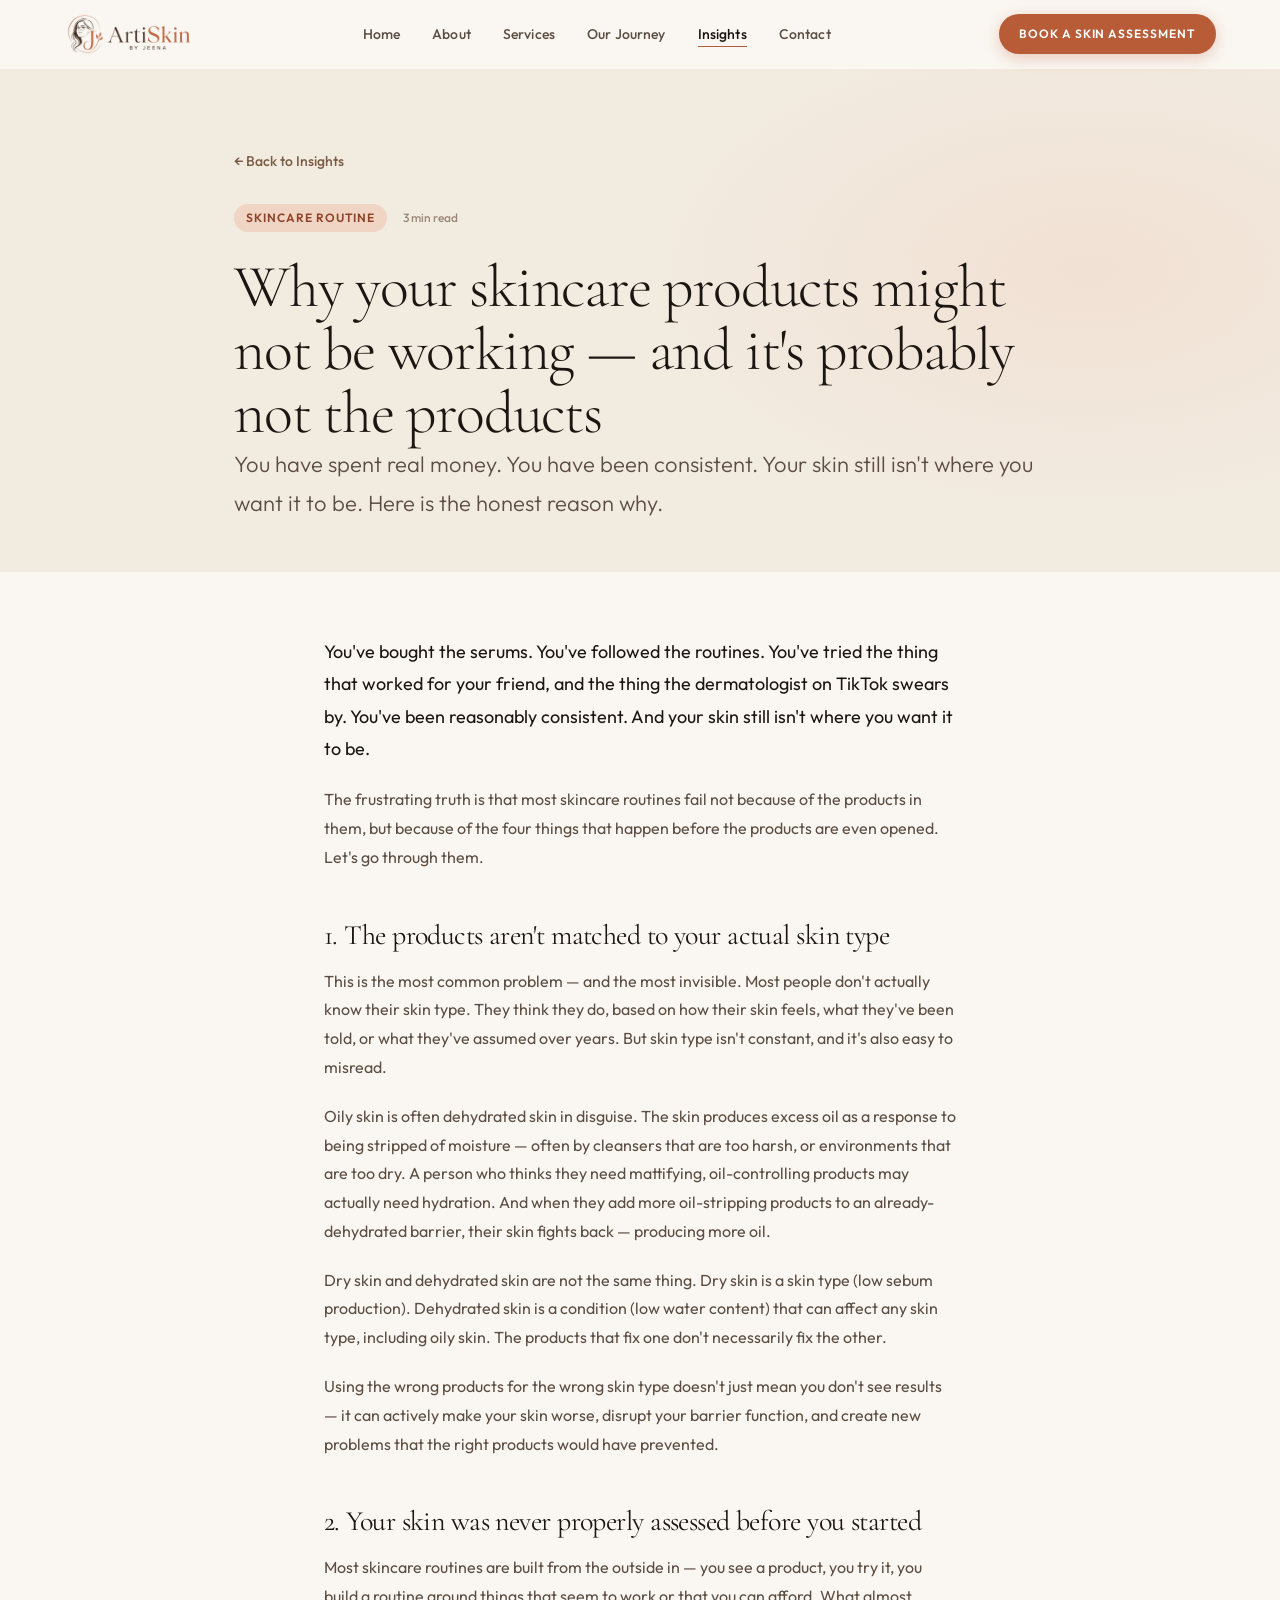
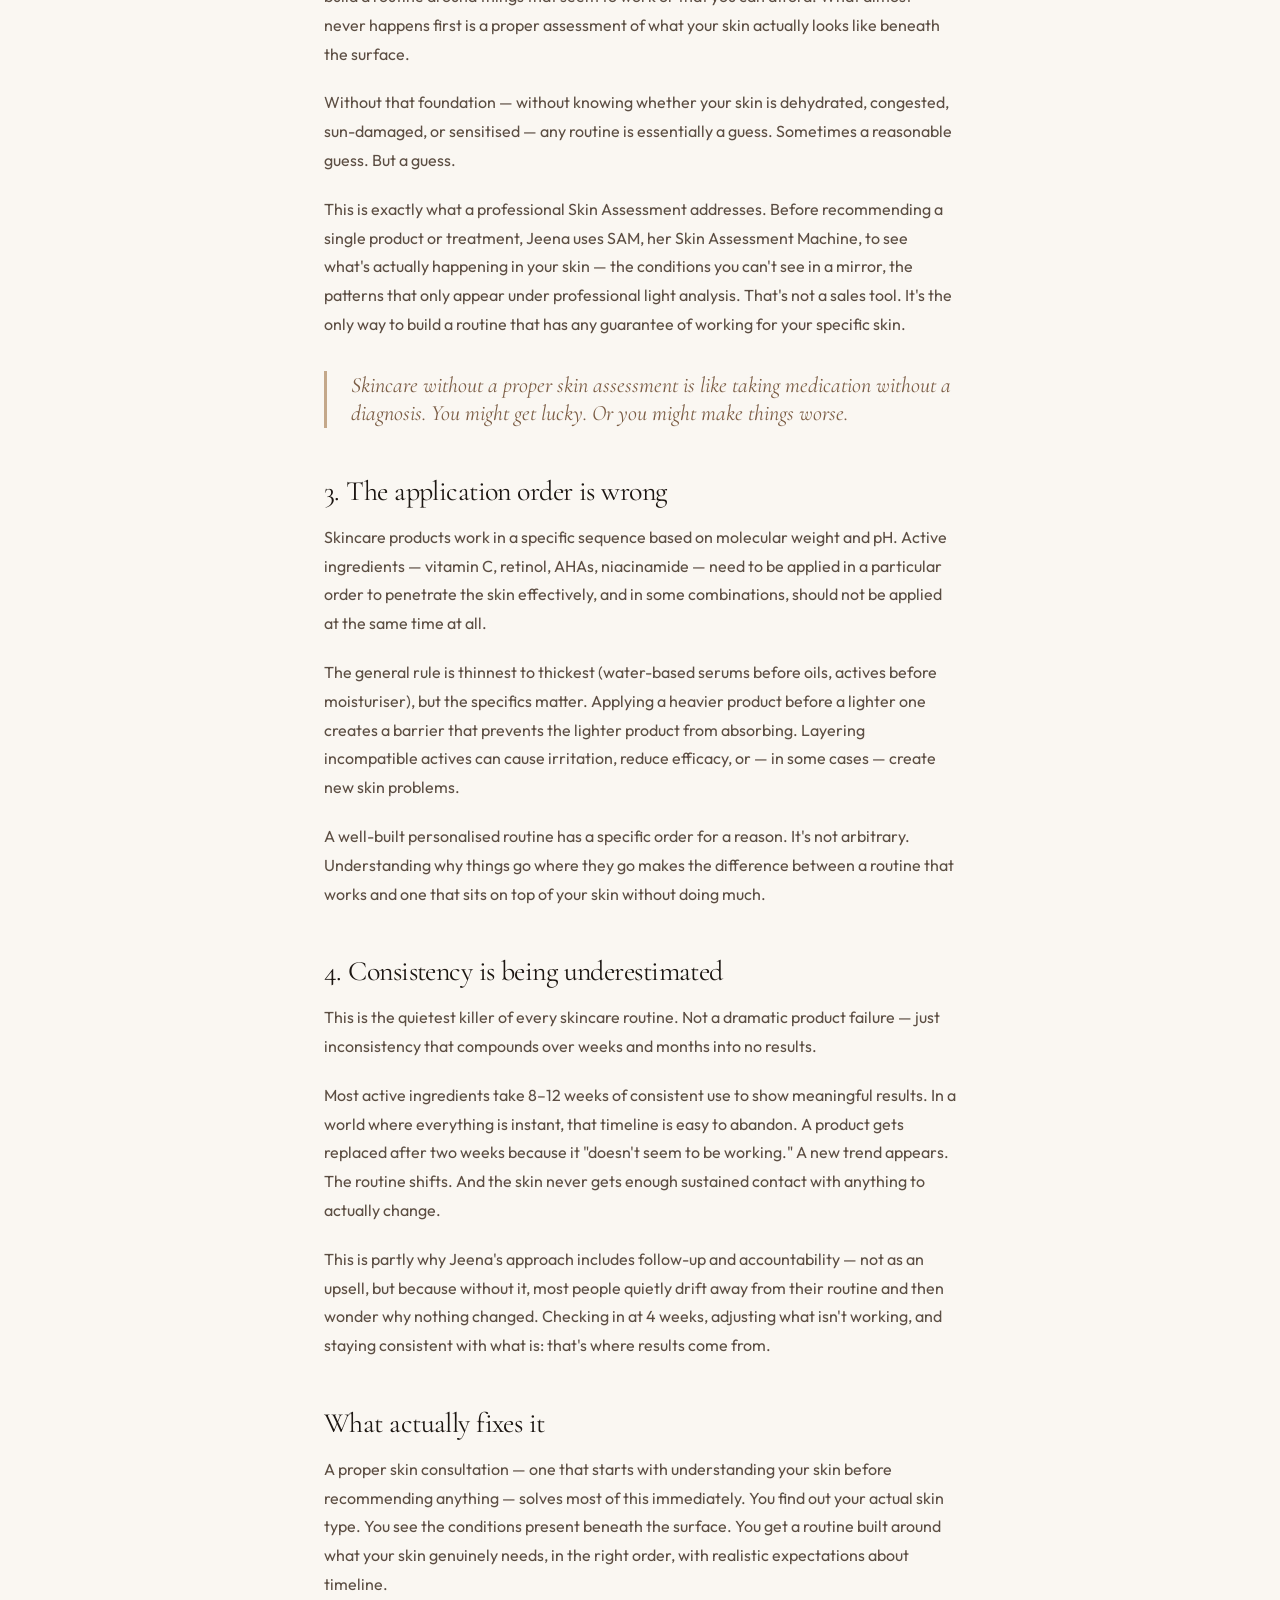
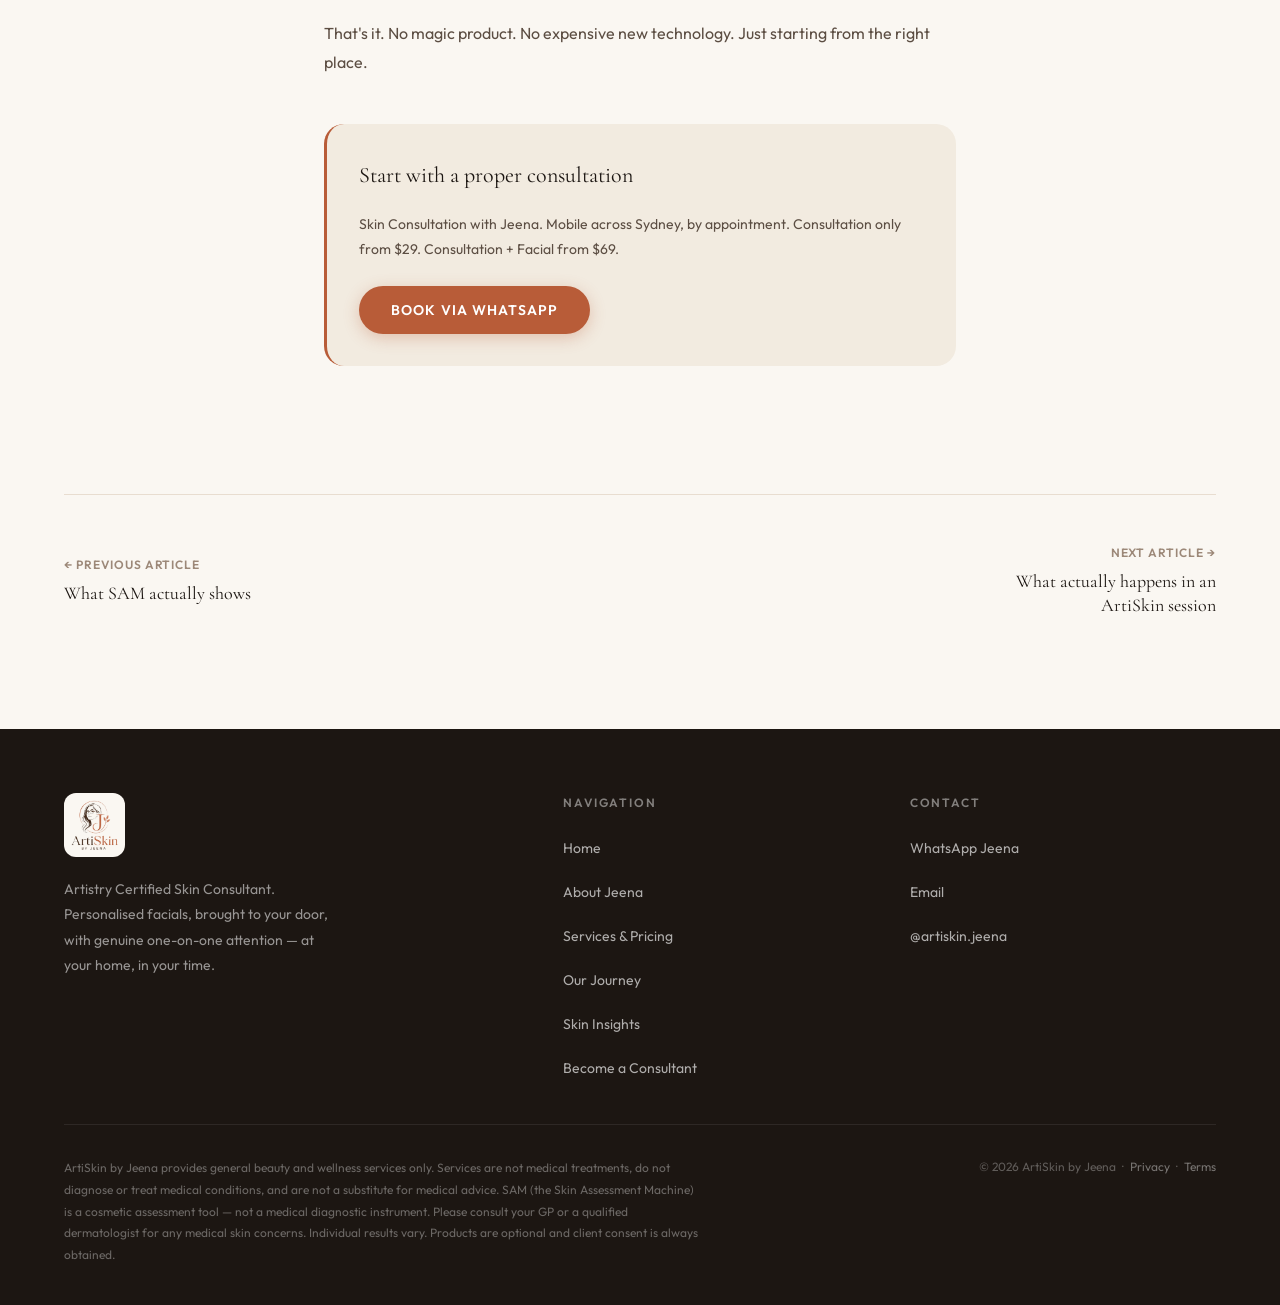
<file: posts/why-skincare-not-working.html>
<!DOCTYPE html>
<html lang="en">
<head>
  <meta charset="UTF-8">
  <meta name="viewport" content="width=device-width, initial-scale=1.0">
  <meta name="description" content="Why your skincare products might not be working — wrong skin type, wrong order, inconsistency, and how a proper skin consultation fixes all of it.">
  <title>Why Your Skincare Is Not Working — ArtiSkin by Jeena · Skin Insights</title>
  <link rel="preconnect" href="https://fonts.googleapis.com">
  <link rel="preconnect" href="https://fonts.gstatic.com" crossorigin>
  <link href="https://fonts.googleapis.com/css2?family=Cormorant+Garamond:ital,wght@0,300;0,400;0,600;1,300;1,400&family=Outfit:wght@300;400;500;600&display=swap" rel="stylesheet">
  <link rel="stylesheet" href="../css/tokens.css">
  <link rel="stylesheet" href="../css/base.css">
  <link rel="stylesheet" href="../css/components.css">
  <link rel="stylesheet" href="../css/nav.css">
  <link rel="stylesheet" href="../css/sections.css">
  <link rel="stylesheet" href="../css/blog.css">
  <link rel="stylesheet" href="../css/pages.css">
</head>
<body>

  <!-- NAV -->
  <nav class="site-nav" role="navigation" aria-label="Main navigation">
    <div class="nav-inner">
      <a href="../index.html" class="nav-logo" aria-label="ArtiSkin by Jeena — home">
        <img src="../images/logo-header.png" alt="ArtiSkin by Jeena" style="height:40px;width:auto;display:block;border-radius:6px;">
      </a>
      <ul class="nav-links" role="list">
        <li><a href="../index.html">Home</a></li>
        <li><a href="../about.html">About</a></li>
        <li><a href="../services.html">Services</a></li>
        <li><a href="../testimonials.html">Our Journey</a></li>
        <li><a href="../blog.html">Insights</a></li>
        <li><a href="../index.html#contact">Contact</a></li>
      </ul>
      <div class="nav-cta">
        <a href="../index.html#contact" class="btn btn--primary btn--sm">Book a Skin Assessment</a>
      </div>
      <button class="nav-hamburger" aria-label="Open menu">
        <span></span><span></span><span></span>
      </button>
    </div>
  </nav>
  <div class="nav-drawer" role="navigation" aria-label="Mobile navigation">
    <a href="../index.html">Home</a>
    <a href="../about.html">About Jeena</a>
    <a href="../services.html">Services &amp; Pricing</a>
    <a href="../testimonials.html">Our Journey</a>
    <a href="../blog.html">Skin Insights</a>
    <a href="../become-a-consultant.html">Become a Consultant</a>
    <a href="../index.html#contact">Contact</a>
    <a href="../index.html#contact" class="btn btn--primary">Book via WhatsApp</a>
  </div>

  <main class="nav-offset">

    <!-- POST HERO -->
    <section class="post-hero">
      <div class="container container--md">
        <a href="../blog.html" class="post-back-link">← Back to Insights</a>
        <div class="post-meta-row">
          <span class="badge badge--trust">Skincare Routine</span>
          <span class="post-reading-time">3 min read</span>
        </div>
        <h1 class="h-hero reveal">
          Why your skincare products might not be working — and it's probably not the products
        </h1>
        <p class="t-lead mt-5 reveal reveal--delay-1">
          You have spent real money. You have been consistent. Your skin still isn't where you want it to be. Here is the honest reason why.
        </p>
      </div>
    </section>

    <!-- POST CONTENT -->
    <article class="post-content">
      <div class="container">
        <div class="prose">

          <p>You've bought the serums. You've followed the routines. You've tried the thing that worked for your friend, and the thing the dermatologist on TikTok swears by. You've been reasonably consistent. And your skin still isn't where you want it to be.</p>

          <p>The frustrating truth is that most skincare routines fail not because of the products in them, but because of the four things that happen before the products are even opened. Let's go through them.</p>

          <h2>1. The products aren't matched to your actual skin type</h2>

          <p>This is the most common problem — and the most invisible. Most people don't actually know their skin type. They think they do, based on how their skin feels, what they've been told, or what they've assumed over years. But skin type isn't constant, and it's also easy to misread.</p>

          <p>Oily skin is often dehydrated skin in disguise. The skin produces excess oil as a response to being stripped of moisture — often by cleansers that are too harsh, or environments that are too dry. A person who thinks they need mattifying, oil-controlling products may actually need hydration. And when they add more oil-stripping products to an already-dehydrated barrier, their skin fights back — producing more oil.</p>

          <p>Dry skin and dehydrated skin are not the same thing. Dry skin is a skin type (low sebum production). Dehydrated skin is a condition (low water content) that can affect any skin type, including oily skin. The products that fix one don't necessarily fix the other.</p>

          <p>Using the wrong products for the wrong skin type doesn't just mean you don't see results — it can actively make your skin worse, disrupt your barrier function, and create new problems that the right products would have prevented.</p>

          <h2>2. Your skin was never properly assessed before you started</h2>

          <p>Most skincare routines are built from the outside in — you see a product, you try it, you build a routine around things that seem to work or that you can afford. What almost never happens first is a proper assessment of what your skin actually looks like beneath the surface.</p>

          <p>Without that foundation — without knowing whether your skin is dehydrated, congested, sun-damaged, or sensitised — any routine is essentially a guess. Sometimes a reasonable guess. But a guess.</p>

          <p>This is exactly what a professional Skin Assessment addresses. Before recommending a single product or treatment, Jeena uses SAM, her Skin Assessment Machine, to see what's actually happening in your skin — the conditions you can't see in a mirror, the patterns that only appear under professional light analysis. That's not a sales tool. It's the only way to build a routine that has any guarantee of working for your specific skin.</p>

          <blockquote>
            Skincare without a proper skin assessment is like taking medication without a diagnosis. You might get lucky. Or you might make things worse.
          </blockquote>

          <h2>3. The application order is wrong</h2>

          <p>Skincare products work in a specific sequence based on molecular weight and pH. Active ingredients — vitamin C, retinol, AHAs, niacinamide — need to be applied in a particular order to penetrate the skin effectively, and in some combinations, should not be applied at the same time at all.</p>

          <p>The general rule is thinnest to thickest (water-based serums before oils, actives before moisturiser), but the specifics matter. Applying a heavier product before a lighter one creates a barrier that prevents the lighter product from absorbing. Layering incompatible actives can cause irritation, reduce efficacy, or — in some cases — create new skin problems.</p>

          <p>A well-built personalised routine has a specific order for a reason. It's not arbitrary. Understanding why things go where they go makes the difference between a routine that works and one that sits on top of your skin without doing much.</p>

          <h2>4. Consistency is being underestimated</h2>

          <p>This is the quietest killer of every skincare routine. Not a dramatic product failure — just inconsistency that compounds over weeks and months into no results.</p>

          <p>Most active ingredients take 8–12 weeks of consistent use to show meaningful results. In a world where everything is instant, that timeline is easy to abandon. A product gets replaced after two weeks because it "doesn't seem to be working." A new trend appears. The routine shifts. And the skin never gets enough sustained contact with anything to actually change.</p>

          <p>This is partly why Jeena's approach includes follow-up and accountability — not as an upsell, but because without it, most people quietly drift away from their routine and then wonder why nothing changed. Checking in at 4 weeks, adjusting what isn't working, and staying consistent with what is: that's where results come from.</p>

          <h2>What actually fixes it</h2>

          <p>A proper skin consultation — one that starts with understanding your skin before recommending anything — solves most of this immediately. You find out your actual skin type. You see the conditions present beneath the surface. You get a routine built around what your skin genuinely needs, in the right order, with realistic expectations about timeline.</p>

          <p>That's it. No magic product. No expensive new technology. Just starting from the right place.</p>

          <div style="margin-top:var(--sp-12);padding:var(--sp-8);background:var(--clr-bg-alt);border-radius:var(--radius-lg);border-left:3px solid var(--clr-action);">
            <p style="color:var(--clr-text);font-family:var(--font-display);font-size:var(--fs-lg);margin-bottom:var(--sp-4);">Start with a proper consultation</p>
            <p style="color:var(--clr-text-mid);font-size:var(--fs-sm);margin-bottom:var(--sp-6);">Skin Consultation with Jeena. Mobile across Sydney, by appointment. Consultation only from $29. Consultation + Facial from $69.</p>
            <a href="../index.html#contact" class="btn btn--primary">Book via WhatsApp</a>
          </div>

        </div>
      </div>
    </article>

    <!-- POST NAV -->
    <div class="post-content" style="padding-top:0;">
      <div class="container">
        <div class="post-nav">
          <div class="post-nav__inner">
            <a href="what-sam-reveals.html" class="post-nav__link">
              <span class="post-nav__label">← Previous Article</span>
              <span class="post-nav__title">What SAM actually shows</span>
            </a>
            <a href="what-happens-in-a-session.html" class="post-nav__link post-nav__link--right">
              <span class="post-nav__label">Next Article →</span>
              <span class="post-nav__title">What actually happens in an ArtiSkin session</span>
            </a>
          </div>
        </div>
      </div>
    </div>

  </main>

  <!-- FOOTER -->
  <footer class="site-footer">
    <div class="container">
      <div class="footer-top">
        <div class="footer-brand">
          <img src="../images/logo-footer.png" alt="ArtiSkin by Jeena" style="height:64px;width:auto;margin-bottom:var(--sp-5);border-radius:12px;">
          <p>Artistry Certified Skin Consultant. Personalised facials, brought to your door, with genuine one-on-one attention — at your home, in your time.</p>
        </div>
        <div>
          <p class="footer-col__title">Navigation</p>
          <ul class="footer-links">
            <li><a href="../index.html">Home</a></li>
            <li><a href="../about.html">About Jeena</a></li>
            <li><a href="../services.html">Services &amp; Pricing</a></li>
            <li><a href="../testimonials.html">Our Journey</a></li>
            <li><a href="../blog.html">Skin Insights</a></li>
            <li><a href="../become-a-consultant.html">Become a Consultant</a></li>
          </ul>
        </div>
        <div>
          <p class="footer-col__title">Contact</p>
          <ul class="footer-links">
            <li><a href="https://wa.me/61420587160">WhatsApp Jeena</a></li>
            <li><a href="mailto:hello@artiskinbyjeena.com.au">Email</a></li>
            <li><a href="https://instagram.com/artiskin.jeena" target="_blank" rel="noopener">@artiskin.jeena</a></li>
          </ul>
        </div>
      </div>
      <div class="footer-bottom">
        <p class="footer-disclaimer">ArtiSkin by Jeena provides general beauty and wellness services only. Services are not medical treatments, do not diagnose or treat medical conditions, and are not a substitute for medical advice. SAM (the Skin Assessment Machine) is a cosmetic assessment tool — not a medical diagnostic instrument. Please consult your GP or a qualified dermatologist for any medical skin concerns. Individual results vary. Products are optional and client consent is always obtained.</p>
        <p class="footer-copy">© 2026 ArtiSkin by Jeena &nbsp;·&nbsp; <a href="../privacy.html" style="color:rgba(255,255,255,0.4);">Privacy</a> &nbsp;·&nbsp; <a href="../terms.html" style="color:rgba(255,255,255,0.4);">Terms</a></p>
      </div>
    </div>
  </footer>

  <script src="../js/nav.js"></script>
  <script src="../js/reveal.js"></script>
</body>
</html>
</file>
<file: css/tokens.css>
/* ============================================
   ARTISKIN BY JEENA — DESIGN TOKENS
   ============================================ */

:root {
  /* --- Colour Palette --- */
  --clr-bg:           #FAF7F2;       /* warm ivory — page background */
  --clr-bg-alt:       #F2EBE0;       /* warm cream — section contrast */
  --clr-bg-deep:      #E8DDD0;       /* deeper cream — card borders, subtle fills */

  --clr-text:         #1C1612;       /* near-black warm — primary text */
  --clr-text-mid:     #5C4E43;       /* warm mid-brown — secondary text, labels */
  --clr-text-light:   #9C8878;       /* muted warm — captions, placeholders */

  --clr-trust:        #7A5C44;       /* warm mocha — eyebrows, step numbers, tags */
  --clr-trust-light:  #C4A88A;       /* light mocha — trust borders, subtle accents */

  --clr-action:       #B85C38;       /* terracotta — CTAs, buttons, links, highlights */
  --clr-action-dark:  #8F4228;       /* deep terracotta — button hover */
  --clr-action-light: #F0D4C4;       /* pale terracotta — button bg soft, badges */

  --clr-white:        #FFFFFF;
  --clr-overlay:      rgba(28, 22, 18, 0.5);

  /* --- Typography --- */
  --font-display:  'Cormorant Garamond', Georgia, serif;
  --font-body:     'Outfit', sans-serif;

  --fs-xs:    0.75rem;     /* 12px */
  --fs-sm:    0.875rem;    /* 14px */
  --fs-base:  1rem;        /* 16px */
  --fs-md:    1.125rem;    /* 18px */
  --fs-lg:    1.375rem;    /* 22px */
  --fs-xl:    1.75rem;     /* 28px */
  --fs-2xl:   2.25rem;     /* 36px */
  --fs-3xl:   3rem;        /* 48px */
  --fs-4xl:   3.75rem;     /* 60px */
  --fs-5xl:   4.75rem;     /* 76px */

  --fw-light:   300;
  --fw-regular: 400;
  --fw-medium:  500;
  --fw-semi:    600;
  --fw-bold:    700;

  --lh-tight:  1.1;
  --lh-snug:   1.3;
  --lh-normal: 1.6;
  --lh-loose:  1.8;

  --ls-tight:  -0.02em;
  --ls-normal:  0;
  --ls-wide:    0.08em;
  --ls-wider:   0.15em;

  /* --- Spacing --- */
  --sp-1:   0.25rem;
  --sp-2:   0.5rem;
  --sp-3:   0.75rem;
  --sp-4:   1rem;
  --sp-5:   1.25rem;
  --sp-6:   1.5rem;
  --sp-8:   2rem;
  --sp-10:  2.5rem;
  --sp-12:  3rem;
  --sp-16:  4rem;
  --sp-20:  5rem;
  --sp-24:  6rem;
  --sp-32:  8rem;

  /* --- Layout --- */
  --container:     1200px;
  --container-md:  860px;
  --container-sm:  640px;
  --gutter:        1.5rem;
  --gutter-lg:     3rem;

  /* --- Radius --- */
  --radius-sm:   4px;
  --radius-md:   10px;
  --radius-lg:   20px;
  --radius-xl:   32px;
  --radius-full: 9999px;

  /* --- Shadows --- */
  --shadow-sm:   0 1px 3px rgba(28,22,18,0.06), 0 1px 2px rgba(28,22,18,0.04);
  --shadow-md:   0 4px 16px rgba(28,22,18,0.08), 0 2px 6px rgba(28,22,18,0.05);
  --shadow-lg:   0 12px 40px rgba(28,22,18,0.10), 0 4px 12px rgba(28,22,18,0.06);
  --shadow-xl:   0 24px 60px rgba(28,22,18,0.14);

  /* --- Transitions --- */
  --ease-out:   cubic-bezier(0.22, 1, 0.36, 1);
  --ease-in:    cubic-bezier(0.64, 0, 0.78, 0);
  --ease-inout: cubic-bezier(0.65, 0, 0.35, 1);
  --dur-fast:   160ms;
  --dur-mid:    280ms;
  --dur-slow:   480ms;

  /* --- Z-index --- */
  --z-below:  -1;
  --z-base:    0;
  --z-raised:  10;
  --z-nav:     100;
  --z-modal:   200;
  --z-toast:   300;
}

/* ============================================
   DARK MODE (optional future extension)
   ============================================ */
@media (prefers-color-scheme: dark) {
  /* Not implemented — brand is warm/light-first */
}
</file>
<file: css/base.css>
/* ============================================
   ARTISKIN BY JEENA — BASE
   Reset · Typography · Layout Utilities
   ============================================ */

/* --- Reset --- */
*, *::before, *::after {
  box-sizing: border-box;
  margin: 0;
  padding: 0;
}

html {
  scroll-behavior: smooth;
  -webkit-text-size-adjust: 100%;
  font-size: 16px;
}

body {
  font-family: var(--font-body);
  font-size: var(--fs-base);
  font-weight: var(--fw-regular);
  line-height: var(--lh-normal);
  color: var(--clr-text);
  background-color: var(--clr-bg);
  -webkit-font-smoothing: antialiased;
  -moz-osx-font-smoothing: grayscale;
  overflow-x: hidden;
}

img, video, svg {
  display: block;
  max-width: 100%;
}

a {
  color: inherit;
  text-decoration: none;
}

button, input, select, textarea {
  font-family: inherit;
  font-size: 1rem; /* iOS zoom prevention */
}

ul, ol {
  list-style: none;
}

h1, h2, h3, h4, h5, h6 {
  font-family: var(--font-display);
  font-weight: var(--fw-regular);
  line-height: var(--lh-tight);
  letter-spacing: var(--ls-tight);
  color: var(--clr-text);
}

/* --- Display Headings --- */
.h-display {
  font-family: var(--font-display);
  font-size: clamp(var(--fs-3xl), 6vw, var(--fs-5xl));
  font-weight: var(--fw-light);
  line-height: 1.0;
  letter-spacing: -0.03em;
}

.h-hero {
  font-family: var(--font-display);
  font-size: clamp(var(--fs-2xl), 5vw, var(--fs-4xl));
  font-weight: var(--fw-light);
  line-height: 1.05;
  letter-spacing: -0.02em;
}

.h-section {
  font-family: var(--font-display);
  font-size: clamp(var(--fs-xl), 4vw, var(--fs-3xl));
  font-weight: var(--fw-regular);
  line-height: var(--lh-snug);
  letter-spacing: -0.02em;
}

.h-card {
  font-family: var(--font-display);
  font-size: clamp(var(--fs-lg), 2.5vw, var(--fs-xl));
  font-weight: var(--fw-regular);
  line-height: var(--lh-snug);
}

/* --- Body Text --- */
.t-lead {
  font-size: clamp(var(--fs-md), 2vw, var(--fs-lg));
  line-height: var(--lh-loose);
  font-weight: var(--fw-light);
  color: var(--clr-text-mid);
}

.t-body {
  font-size: var(--fs-base);
  line-height: var(--lh-normal);
  color: var(--clr-text-mid);
}

.t-sm {
  font-size: var(--fs-sm);
  line-height: var(--lh-normal);
}

.t-xs {
  font-size: var(--fs-xs);
  line-height: var(--lh-normal);
}

.t-eyebrow {
  font-family: var(--font-body);
  font-size: var(--fs-xs);
  font-weight: var(--fw-semi);
  letter-spacing: var(--ls-wider);
  text-transform: uppercase;
  color: var(--clr-trust);
}

/* --- Layout --- */
.container {
  width: 100%;
  max-width: var(--container);
  margin-inline: auto;
  padding-inline: var(--gutter);
}

.container--md {
  max-width: var(--container-md);
}

.container--sm {
  max-width: var(--container-sm);
}

.section {
  padding-block: var(--sp-16);
}

@media (min-width: 768px) {
  .section {
    padding-block: var(--sp-24);
  }
}

@media (min-width: 1024px) {
  .section {
    padding-block: var(--sp-32);
  }
}

/* --- Grid utilities --- */
.grid-2 {
  display: grid;
  grid-template-columns: 1fr;
  gap: var(--sp-8);
}

@media (min-width: 768px) {
  .grid-2 {
    grid-template-columns: 1fr 1fr;
  }
}

.grid-3 {
  display: grid;
  grid-template-columns: 1fr;
  gap: var(--sp-6);
}

@media (min-width: 640px) {
  .grid-3 {
    grid-template-columns: 1fr 1fr;
  }
}

@media (min-width: 1024px) {
  .grid-3 {
    grid-template-columns: 1fr 1fr 1fr;
  }
}

.grid-4 {
  display: grid;
  grid-template-columns: 1fr 1fr;
  gap: var(--sp-5);
}

@media (min-width: 1024px) {
  .grid-4 {
    grid-template-columns: 1fr 1fr 1fr 1fr;
  }
}

/* --- Flex utilities --- */
.flex-center {
  display: flex;
  align-items: center;
  justify-content: center;
}

.flex-between {
  display: flex;
  align-items: center;
  justify-content: space-between;
}

/* --- Spacing utilities --- */
.mt-4  { margin-top: var(--sp-4); }
.mt-6  { margin-top: var(--sp-6); }
.mt-8  { margin-top: var(--sp-8); }
.mt-12 { margin-top: var(--sp-12); }
.mb-4  { margin-bottom: var(--sp-4); }
.mb-6  { margin-bottom: var(--sp-6); }
.mb-8  { margin-bottom: var(--sp-8); }

/* --- Divider --- */
.divider {
  width: 48px;
  height: 1.5px;
  background: var(--clr-trust-light);
  border: none;
  margin-block: var(--sp-6);
}

.divider--center {
  margin-inline: auto;
}

/* --- Text alignment --- */
.text-center { text-align: center; }
.text-left   { text-align: left; }

/* --- Colour utilities --- */
.clr-trust  { color: var(--clr-trust); }
.clr-action { color: var(--clr-action); }
.clr-muted  { color: var(--clr-text-light); }
.clr-mid    { color: var(--clr-text-mid); }

/* --- Background utilities --- */
.bg-alt   { background-color: var(--clr-bg-alt); }
.bg-deep  { background-color: var(--clr-bg-deep); }
.bg-white { background-color: var(--clr-white); }

/* --- Visually hidden (accessibility) --- */
.sr-only {
  position: absolute;
  width: 1px;
  height: 1px;
  padding: 0;
  margin: -1px;
  overflow: hidden;
  clip: rect(0,0,0,0);
  white-space: nowrap;
  border: 0;
}

/* --- Focus visible --- */
:focus-visible {
  outline: 2px solid var(--clr-action);
  outline-offset: 3px;
  border-radius: var(--radius-sm);
}

/* --- Selection --- */
::selection {
  background: var(--clr-action-light);
  color: var(--clr-text);
}

/* --- Prose (blog posts) --- */
.prose {
  max-width: 680px;
  margin-inline: auto;
}

.prose h2 {
  font-family: var(--font-display);
  font-size: clamp(var(--fs-lg), 3vw, var(--fs-xl));
  margin-top: var(--sp-12);
  margin-bottom: var(--sp-4);
  color: var(--clr-text);
}

.prose h3 {
  font-family: var(--font-display);
  font-size: clamp(var(--fs-md), 2.5vw, var(--fs-lg));
  margin-top: var(--sp-8);
  margin-bottom: var(--sp-3);
  color: var(--clr-text);
}

.prose p {
  margin-bottom: var(--sp-5);
  color: var(--clr-text-mid);
  line-height: var(--lh-loose);
}

.prose p:first-of-type {
  font-size: var(--fs-md);
  line-height: var(--lh-loose);
  color: var(--clr-text);
}

.prose ul {
  list-style: disc;
  padding-left: var(--sp-6);
  margin-bottom: var(--sp-5);
}

.prose ul li {
  color: var(--clr-text-mid);
  margin-bottom: var(--sp-2);
  line-height: var(--lh-normal);
}

.prose strong {
  font-weight: var(--fw-semi);
  color: var(--clr-text);
}

.prose blockquote {
  border-left: 3px solid var(--clr-trust-light);
  padding-left: var(--sp-6);
  margin-block: var(--sp-8);
  font-family: var(--font-display);
  font-size: var(--fs-lg);
  color: var(--clr-trust);
  line-height: var(--lh-snug);
  font-style: italic;
}

/* --- Print --- */
@media print {
  nav, footer, .cta-bar { display: none; }
}
</file>
<file: css/components.css>
/* ============================================
   ARTISKIN BY JEENA — COMPONENTS
   Buttons · Cards · FAQ · Badges · Forms
   ============================================ */

/* =====================
   BUTTONS
   ===================== */

.btn {
  display: inline-flex;
  align-items: center;
  justify-content: center;
  gap: var(--sp-2);
  min-height: 48px;          /* touch target */
  padding: var(--sp-3) var(--sp-8);
  font-family: var(--font-body);
  font-size: var(--fs-sm);
  font-weight: var(--fw-semi);
  letter-spacing: var(--ls-wide);
  text-transform: uppercase;
  border: none;
  border-radius: var(--radius-full);
  cursor: pointer;
  transition: background var(--dur-mid) var(--ease-out),
              color var(--dur-mid) var(--ease-out),
              transform var(--dur-fast) var(--ease-out),
              box-shadow var(--dur-mid) var(--ease-out);
  text-decoration: none;
  white-space: nowrap;
}

/* Mobile: allow long button text to wrap rather than overflow */
@media (max-width: 480px) {
  .btn {
    white-space: normal;
    text-align: center;
    line-height: 1.3;
    padding-block: var(--sp-4);
  }
  .btn--lg {
    min-height: 52px;
  }
}

.btn:active {
  transform: scale(0.97);
}

/* Primary — terracotta fill */
.btn--primary {
  background: var(--clr-action);
  color: var(--clr-white);
  box-shadow: 0 4px 16px rgba(184, 92, 56, 0.30);
}

.btn--primary:hover {
  background: var(--clr-action-dark);
  box-shadow: 0 6px 24px rgba(184, 92, 56, 0.38);
}

/* Secondary — outlined */
.btn--secondary {
  background: transparent;
  color: var(--clr-action);
  border: 1.5px solid var(--clr-action);
}

.btn--secondary:hover {
  background: var(--clr-action-light);
}

/* Ghost — dark outline */
.btn--ghost {
  background: transparent;
  color: var(--clr-text);
  border: 1.5px solid var(--clr-bg-deep);
}

.btn--ghost:hover {
  background: var(--clr-bg-alt);
}

/* WhatsApp specific */
.btn--whatsapp {
  background: #25D366;
  color: var(--clr-white);
  box-shadow: 0 4px 16px rgba(37, 211, 102, 0.28);
}

.btn--whatsapp:hover {
  background: #1EAF55;
  box-shadow: 0 6px 24px rgba(37, 211, 102, 0.36);
}

.btn--whatsapp svg,
.btn--primary svg,
.btn--secondary svg {
  width: 18px;
  height: 18px;
  flex-shrink: 0;
}

/* Large button */
.btn--lg {
  min-height: 56px;
  padding: var(--sp-4) var(--sp-10);
  font-size: var(--fs-base);
}

/* Small button */
.btn--sm {
  min-height: 40px;
  padding: var(--sp-2) var(--sp-5);
  font-size: var(--fs-xs);
}

/* =====================
   BADGE / TAG
   ===================== */

.badge {
  display: inline-flex;
  align-items: center;
  padding: var(--sp-1) var(--sp-3);
  font-size: var(--fs-xs);
  font-weight: var(--fw-semi);
  letter-spacing: var(--ls-wide);
  text-transform: uppercase;
  border-radius: var(--radius-full);
}

.badge--trust {
  background: var(--clr-action-light);
  color: var(--clr-action-dark);
}

.badge--neutral {
  background: var(--clr-bg-deep);
  color: var(--clr-text-mid);
}

.badge--price {
  background: var(--clr-bg-alt);
  color: var(--clr-trust);
  border: 1px solid var(--clr-bg-deep);
}

/* =====================
   SERVICE CARD
   ===================== */

.service-card {
  background: var(--clr-white);
  border: 1px solid var(--clr-bg-deep);
  border-radius: var(--radius-lg);
  padding: var(--sp-8) var(--sp-6);
  display: flex;
  flex-direction: column;
  gap: var(--sp-4);
  transition: transform var(--dur-mid) var(--ease-out),
              box-shadow var(--dur-mid) var(--ease-out),
              border-color var(--dur-mid) var(--ease-out);
}

.service-card:hover {
  transform: translateY(-3px);
  box-shadow: var(--shadow-lg);
  border-color: var(--clr-trust-light);
}

.service-card--featured {
  border: 2px solid var(--clr-action);
  position: relative;
  background: var(--clr-white);
}

.service-card--featured::before {
  content: "Recommended First Visit";
  position: absolute;
  top: -13px;
  left: var(--sp-6);
  background: var(--clr-action);
  color: var(--clr-white);
  font-size: var(--fs-xs);
  font-weight: var(--fw-semi);
  letter-spacing: 0.03em;
  padding: 4px 14px;
  border-radius: var(--radius-full);
}

.service-card__category {
  display: block;
  font-size: var(--fs-xs);
  font-weight: var(--fw-semi);
  letter-spacing: var(--ls-wider);
  text-transform: uppercase;
  color: var(--clr-trust);
  margin-bottom: var(--sp-1);
}

.service-card__title {
  font-family: var(--font-display);
  font-size: clamp(var(--fs-md), 2vw, var(--fs-lg));
  font-weight: var(--fw-regular);
  line-height: var(--lh-snug);
  color: var(--clr-text);
}

.service-card__desc {
  font-size: var(--fs-sm);
  color: var(--clr-text-mid);
  line-height: var(--lh-loose);
  flex: 1;
}

.service-card__price {
  font-family: var(--font-display);
  font-size: var(--fs-lg);
  font-weight: var(--fw-regular);
  color: var(--clr-action);
  margin-top: auto;
}

.service-card__price span {
  font-size: var(--fs-xs);
  font-family: var(--font-body);
  font-weight: var(--fw-regular);
  color: var(--clr-text-light);
  display: block;
  margin-top: 2px;
}

/* =====================
   PROCESS STEP CARD
   ===================== */

.step-card {
  display: flex;
  flex-direction: column;
  gap: var(--sp-4);
  padding: var(--sp-8) var(--sp-6);
  background: var(--clr-white);
  border: 1px solid var(--clr-bg-deep);
  border-radius: var(--radius-lg);
  position: relative;
  overflow: hidden;
}

.step-card::before {
  content: '';
  position: absolute;
  top: 0;
  left: 0;
  width: 3px;
  height: 100%;
  background: var(--clr-action);
  border-radius: var(--radius-sm) 0 0 var(--radius-sm);
}

.step-card__head {
  display: flex;
  align-items: center;
  gap: var(--sp-3);
  margin-bottom: var(--sp-2);
}

.step-card__icon {
  width: 44px;
  height: 44px;
  flex-shrink: 0;
  object-fit: contain;
}

.step-card__number {
  font-family: var(--font-display);
  font-size: var(--fs-4xl);
  font-weight: var(--fw-light);
  color: var(--clr-action-light);
  line-height: 1;
  letter-spacing: -0.04em;
}

.step-card__title {
  font-family: var(--font-display);
  font-size: clamp(var(--fs-lg), 2.5vw, var(--fs-xl));
  font-weight: var(--fw-regular);
  color: var(--clr-text);
  line-height: var(--lh-snug);
}

.step-card__desc {
  font-size: var(--fs-sm);
  color: var(--clr-text-mid);
  line-height: var(--lh-loose);
}

/* =====================
   BLOG CARD
   ===================== */

.blog-card {
  background: var(--clr-white);
  border: 1px solid var(--clr-bg-deep);
  border-radius: var(--radius-lg);
  overflow: hidden;
  display: flex;
  flex-direction: column;
  transition: transform var(--dur-mid) var(--ease-out),
              box-shadow var(--dur-mid) var(--ease-out);
  text-decoration: none;
}

.blog-card:hover {
  transform: translateY(-4px);
  box-shadow: var(--shadow-lg);
}

.blog-card__image {
  width: 100%;
  aspect-ratio: 16 / 9;
  background: var(--clr-bg-alt);
  position: relative;
  overflow: hidden;
}

.blog-card__image-img {
  width: 100%;
  height: 100%;
  object-fit: cover;
  display: block;
}

.blog-card__image-inner {
  width: 100%;
  height: 100%;
  display: flex;
  align-items: center;
  justify-content: center;
  background: linear-gradient(135deg, var(--clr-bg-alt) 0%, var(--clr-bg-deep) 100%);
  font-family: var(--font-display);
  font-size: var(--fs-3xl);
  color: var(--clr-trust-light);
  user-select: none;
}

.blog-card__body {
  padding: var(--sp-6);
  display: flex;
  flex-direction: column;
  gap: var(--sp-3);
  flex: 1;
}

.blog-card__meta {
  display: flex;
  align-items: center;
  gap: var(--sp-3);
  font-size: var(--fs-xs);
  color: var(--clr-text-light);
}

.blog-card__meta-sep {
  width: 3px;
  height: 3px;
  border-radius: 50%;
  background: var(--clr-bg-deep);
  display: inline-block;
}

.blog-card__title {
  font-family: var(--font-display);
  font-size: clamp(var(--fs-md), 2vw, var(--fs-lg));
  font-weight: var(--fw-regular);
  color: var(--clr-text);
  line-height: var(--lh-snug);
}

.blog-card:hover .blog-card__title {
  color: var(--clr-action);
}

.blog-card__excerpt {
  font-size: var(--fs-sm);
  color: var(--clr-text-mid);
  line-height: var(--lh-loose);
  flex: 1;
}

.blog-card__read-more {
  font-size: var(--fs-xs);
  font-weight: var(--fw-semi);
  letter-spacing: var(--ls-wide);
  text-transform: uppercase;
  color: var(--clr-action);
  margin-top: var(--sp-2);
  display: flex;
  align-items: center;
  gap: var(--sp-2);
}

/* =====================
   FAQ ACCORDION
   ===================== */

.faq-list {
  display: flex;
  flex-direction: column;
  gap: var(--sp-3);
}

.faq-item {
  border: 1px solid var(--clr-bg-deep);
  border-radius: var(--radius-md);
  background: var(--clr-white);
  overflow: hidden;
  transition: border-color var(--dur-mid) var(--ease-out);
}

.faq-item.is-open {
  border-color: var(--clr-trust-light);
}

.faq-question {
  width: 100%;
  display: flex;
  align-items: center;
  justify-content: space-between;
  gap: var(--sp-4);
  padding: var(--sp-5) var(--sp-6);
  background: transparent;
  border: none;
  cursor: pointer;
  text-align: left;
  min-height: 64px;
  font-family: var(--font-body);
  font-size: var(--fs-base);
  font-weight: var(--fw-medium);
  color: var(--clr-text);
  transition: background var(--dur-fast);
}

.faq-question:hover {
  background: var(--clr-bg-alt);
}

.faq-icon {
  flex-shrink: 0;
  width: 28px;
  height: 28px;
  border-radius: 50%;
  background: var(--clr-bg-alt);
  display: flex;
  align-items: center;
  justify-content: center;
  transition: background var(--dur-mid) var(--ease-out),
              transform var(--dur-mid) var(--ease-out);
}

.faq-item.is-open .faq-icon {
  background: var(--clr-action-light);
  transform: rotate(45deg);
}

.faq-icon svg {
  width: 14px;
  height: 14px;
  color: var(--clr-trust);
}

.faq-item.is-open .faq-icon svg {
  color: var(--clr-action);
}

.faq-answer {
  overflow: hidden;
  max-height: 0;
  transition: max-height var(--dur-slow) var(--ease-out);
}

.faq-answer-inner {
  padding: 0 var(--sp-6) var(--sp-6);
  font-size: var(--fs-sm);
  color: var(--clr-text-mid);
  line-height: var(--lh-loose);
}

/* =====================
   CONTACT FORM
   ===================== */

.form-group {
  display: flex;
  flex-direction: column;
  gap: var(--sp-2);
}

.form-label {
  font-size: var(--fs-sm);
  font-weight: var(--fw-medium);
  color: var(--clr-text);
}

.form-input,
.form-select,
.form-textarea {
  width: 100%;
  padding: var(--sp-4) var(--sp-5);
  font-size: 1rem;
  color: var(--clr-text);
  background: var(--clr-white);
  border: 1.5px solid var(--clr-bg-deep);
  border-radius: var(--radius-md);
  outline: none;
  transition: border-color var(--dur-mid), box-shadow var(--dur-mid);
  -webkit-appearance: none;
  appearance: none;
  min-height: 48px;
}

.form-textarea {
  min-height: 120px;
  resize: vertical;
}

.form-input:focus,
.form-select:focus,
.form-textarea:focus {
  border-color: var(--clr-trust-light);
  box-shadow: 0 0 0 3px rgba(196, 168, 138, 0.18);
}

.form-input::placeholder,
.form-textarea::placeholder {
  color: var(--clr-text-light);
}

.form-fields {
  display: grid;
  grid-template-columns: 1fr;
  gap: var(--sp-5);
}

@media (min-width: 640px) {
  .form-fields--2col {
    grid-template-columns: 1fr 1fr;
  }
}

.form-note {
  font-size: var(--fs-xs);
  color: var(--clr-text-light);
  line-height: var(--lh-normal);
  margin-top: var(--sp-2);
}

/* =====================
   CREDENTIAL / TRUST PILL
   ===================== */

.credential-pill {
  display: inline-flex;
  align-items: center;
  gap: var(--sp-2);
  padding: var(--sp-2) var(--sp-4);
  background: var(--clr-white);
  border: 1px solid var(--clr-bg-deep);
  border-radius: var(--radius-full);
  font-size: var(--fs-xs);
  font-weight: var(--fw-medium);
  color: var(--clr-text-mid);
  box-shadow: var(--shadow-sm);
}

.credential-pill__icon {
  width: 20px;
  height: 20px;
  border-radius: 50%;
  background: var(--clr-action-light);
  display: flex;
  align-items: center;
  justify-content: center;
  flex-shrink: 0;
}

.credential-pill__icon svg {
  width: 10px;
  height: 10px;
  color: var(--clr-action);
}

/* =====================
   REGIME FOCUS TAGS
   ===================== */

.regime-tags {
  display: flex;
  flex-wrap: wrap;
  gap: var(--sp-2);
  margin-top: var(--sp-4);
}

.regime-tag {
  display: inline-flex;
  align-items: center;
  padding: var(--sp-2) var(--sp-4);
  background: var(--clr-bg);
  border: 1px solid var(--clr-bg-deep);
  border-radius: var(--radius-full);
  font-size: var(--fs-xs);
  font-weight: var(--fw-medium);
  color: var(--clr-trust);
  white-space: nowrap;
}


/* =====================
   WHO THIS IS FOR — PERSONA CARD
   ===================== */

.persona-card {
  padding: var(--sp-6) var(--sp-6);
  background: var(--clr-white);
  border: 1px solid var(--clr-bg-deep);
  border-radius: var(--radius-lg);
  display: flex;
  align-items: flex-start;
  gap: var(--sp-4);
}

.persona-card__icon {
  flex-shrink: 0;
  width: 44px;
  height: 44px;
  border-radius: var(--radius-md);
  background: var(--clr-action-light);
  display: flex;
  align-items: center;
  justify-content: center;
  font-size: 20px;
}

.persona-card__title {
  font-family: var(--font-display);
  font-size: var(--fs-md);
  font-weight: var(--fw-regular);
  color: var(--clr-text);
  margin-bottom: var(--sp-2);
}

.persona-card__desc {
  font-size: var(--fs-sm);
  color: var(--clr-text-mid);
  line-height: var(--lh-loose);
}

/* =====================
   SECTION HEADER
   ===================== */

.section-header {
  margin-bottom: var(--sp-12);
}

.section-header--center {
  text-align: center;
  max-width: 580px;
  margin-inline: auto;
  margin-bottom: var(--sp-12);
}

.section-header .t-eyebrow {
  margin-bottom: var(--sp-4);
  display: block;
}

.section-header .h-section {
  margin-bottom: var(--sp-5);
}

.section-header .t-lead {
  margin-bottom: 0;
}

/* =====================
   TESTIMONIAL / QUOTE BLOCK
   ===================== */

.quote-block {
  padding: var(--sp-8) var(--sp-8);
  background: var(--clr-bg-alt);
  border-left: 3px solid var(--clr-action);
  border-radius: 0 var(--radius-md) var(--radius-md) 0;
}

.quote-block__text {
  font-family: var(--font-display);
  font-size: clamp(var(--fs-lg), 2.5vw, var(--fs-xl));
  font-weight: var(--fw-regular);
  font-style: italic;
  color: var(--clr-text);
  line-height: var(--lh-snug);
  margin-bottom: var(--sp-4);
}

.quote-block__author {
  font-size: var(--fs-sm);
  color: var(--clr-text-mid);
  font-weight: var(--fw-medium);
}

/* =====================
   CTA STRIP
   ===================== */

.cta-strip {
  background: var(--clr-action);
  padding: var(--sp-12) 0;
  text-align: center;
}

.cta-strip__eyebrow {
  color: rgba(255,255,255,0.7);
  margin-bottom: var(--sp-4);
  display: block;
  font-size: var(--fs-xs);
  font-weight: var(--fw-semi);
  letter-spacing: var(--ls-wider);
  text-transform: uppercase;
}

.cta-strip__heading {
  font-family: var(--font-display);
  font-size: clamp(var(--fs-xl), 4vw, var(--fs-3xl));
  font-weight: var(--fw-light);
  color: var(--clr-white);
  line-height: var(--lh-snug);
  margin-bottom: var(--sp-3);
}

.cta-strip__sub {
  font-size: var(--fs-sm);
  color: rgba(255,255,255,0.8);
  max-width: 480px;
  margin: 0 auto var(--sp-8);
  line-height: var(--lh-loose);
}

.cta-strip .btn--whatsapp {
  background: var(--clr-white);
  color: var(--clr-action);
  box-shadow: 0 4px 20px rgba(0,0,0,0.15);
}

.cta-strip .btn--whatsapp:hover {
  background: var(--clr-bg);
}

/* =====================
   DISCLAIMER
   ===================== */

.disclaimer {
  background: var(--clr-bg-alt);
  border: 1px solid var(--clr-bg-deep);
  border-radius: var(--radius-md);
  padding: var(--sp-5) var(--sp-6);
  font-size: var(--fs-xs);
  color: var(--clr-text-light);
  line-height: var(--lh-loose);
  margin-top: var(--sp-8);
}

.disclaimer strong {
  color: var(--clr-text-mid);
}
</file>
<file: css/nav.css>
/* ============================================
   ARTISKIN BY JEENA — NAVIGATION
   ============================================ */

.site-nav {
  position: fixed;
  top: 0;
  left: 0;
  right: 0;
  z-index: var(--z-nav);
  background: rgba(250, 247, 242, 0.92);
  backdrop-filter: blur(12px);
  -webkit-backdrop-filter: blur(12px);
  border-bottom: 1px solid transparent;
  transition: border-color var(--dur-mid) var(--ease-out),
              background var(--dur-mid) var(--ease-out),
              box-shadow var(--dur-mid) var(--ease-out);
}

.site-nav.is-scrolled {
  border-color: var(--clr-bg-deep);
  box-shadow: 0 2px 20px rgba(28, 22, 18, 0.06);
}

.nav-inner {
  display: flex;
  align-items: center;
  justify-content: space-between;
  height: 68px;
  max-width: var(--container);
  margin-inline: auto;
  padding-inline: var(--gutter);
}

/* --- Logo / Wordmark --- */
.nav-logo {
  display: flex;
  flex-direction: column;
  line-height: 1;
  text-decoration: none;
  gap: 2px;
}

.nav-logo__name {
  font-family: var(--font-display);
  font-size: var(--fs-lg);
  font-weight: var(--fw-regular);
  letter-spacing: 0.01em;
  color: var(--clr-text);
  line-height: 1.1;
}

.nav-logo__name span {
  color: var(--clr-action);
}

.nav-logo__tagline {
  font-size: 9px;
  font-weight: var(--fw-medium);
  letter-spacing: 0.15em;
  text-transform: uppercase;
  color: var(--clr-trust);
  line-height: 1;
}

/* --- Desktop Links --- */
.nav-links {
  display: none;
  align-items: center;
  gap: var(--sp-8);
}

@media (min-width: 860px) {
  .nav-links {
    display: flex;
  }
}

.nav-links a {
  font-size: var(--fs-sm);
  font-weight: var(--fw-medium);
  color: var(--clr-text-mid);
  text-decoration: none;
  letter-spacing: 0.01em;
  transition: color var(--dur-fast);
  position: relative;
  padding-bottom: 2px;
}

.nav-links a::after {
  content: '';
  position: absolute;
  bottom: -2px;
  left: 0;
  width: 0;
  height: 1.5px;
  background: var(--clr-action);
  transition: width var(--dur-mid) var(--ease-out);
}

.nav-links a:hover {
  color: var(--clr-text);
}

.nav-links a:hover::after,
.nav-links a.is-active::after {
  width: 100%;
}

.nav-links a.is-active {
  color: var(--clr-text);
}

/* --- Nav CTA (desktop) --- */
.nav-cta {
  display: none;
}

@media (min-width: 860px) {
  .nav-cta {
    display: flex;
    align-items: center;
    gap: var(--sp-3);
  }
}

/* --- Hamburger (mobile) --- */
.nav-hamburger {
  display: flex;
  flex-direction: column;
  justify-content: center;
  align-items: center;
  gap: 5px;
  width: 44px;
  height: 44px;
  background: none;
  border: none;
  cursor: pointer;
  border-radius: var(--radius-md);
  transition: background var(--dur-fast);
  flex-shrink: 0;
}

.nav-hamburger:hover {
  background: var(--clr-bg-alt);
}

@media (min-width: 860px) {
  .nav-hamburger {
    display: none;
  }
}

.nav-hamburger span {
  display: block;
  width: 22px;
  height: 1.5px;
  background: var(--clr-text);
  border-radius: 2px;
  transform-origin: center;
  transition: transform var(--dur-mid) var(--ease-out),
              opacity var(--dur-mid) var(--ease-out);
}

.nav-hamburger.is-open span:nth-child(1) {
  transform: translateY(6.5px) rotate(45deg);
}

.nav-hamburger.is-open span:nth-child(2) {
  opacity: 0;
  transform: scaleX(0);
}

.nav-hamburger.is-open span:nth-child(3) {
  transform: translateY(-6.5px) rotate(-45deg);
}

/* --- Mobile Drawer --- */
.nav-drawer {
  position: fixed;
  top: 68px;
  left: 0;
  right: 0;
  background: var(--clr-bg);
  border-bottom: 1px solid var(--clr-bg-deep);
  padding: var(--sp-6) var(--gutter) var(--sp-8);
  display: flex;
  flex-direction: column;
  gap: var(--sp-2);
  transform: translateY(-8px);
  opacity: 0;
  pointer-events: none;
  transition: transform var(--dur-mid) var(--ease-out),
              opacity var(--dur-mid) var(--ease-out);
  z-index: calc(var(--z-nav) - 1);
}

.nav-drawer.is-open {
  transform: translateY(0);
  opacity: 1;
  pointer-events: all;
}

@media (min-width: 860px) {
  .nav-drawer {
    display: none;
  }
}

.nav-drawer a {
  display: flex;
  align-items: center;
  min-height: 48px;
  padding: var(--sp-3) var(--sp-2);
  font-size: var(--fs-md);
  font-weight: var(--fw-medium);
  color: var(--clr-text);
  text-decoration: none;
  border-bottom: 1px solid var(--clr-bg-alt);
  transition: color var(--dur-fast), padding-left var(--dur-mid) var(--ease-out);
}

.nav-drawer a:hover {
  color: var(--clr-action);
  padding-left: var(--sp-3);
}

.nav-drawer a:last-of-type {
  border-bottom: none;
}

.nav-drawer .btn {
  margin-top: var(--sp-4);
  width: 100%;
}

/* --- Page offset for fixed nav --- */
.nav-offset {
  padding-top: 68px;
}
</file>
<file: css/sections.css>
/* ============================================
   ARTISKIN BY JEENA — SECTIONS
   Hero · About · Process · Footer · Page layouts
   ============================================ */

/* =====================
   HOMEPAGE HERO
   ===================== */

.hero {
  min-height: 100svh;
  min-height: 100vh;
  display: flex;
  flex-direction: column;
  justify-content: center;
  padding-block: var(--sp-32) var(--sp-20);
  position: relative;
  overflow: hidden;
}

.hero::before {
  content: '';
  position: absolute;
  inset: 0;
  background:
    radial-gradient(ellipse 80% 60% at 70% 30%, rgba(232, 213, 195, 0.55) 0%, transparent 60%),
    radial-gradient(ellipse 50% 50% at 10% 80%, rgba(240, 212, 196, 0.35) 0%, transparent 60%);
  pointer-events: none;
}

/* Large decorative letterform */
.hero::after {
  content: 'A';
  position: absolute;
  right: -0.05em;
  top: 50%;
  transform: translateY(-50%);
  font-family: var(--font-display);
  font-size: 55vw;
  font-weight: var(--fw-light);
  color: rgba(196, 168, 138, 0.08);
  line-height: 1;
  pointer-events: none;
  user-select: none;
  letter-spacing: -0.05em;
}

@media (min-width: 768px) {
  .hero::after {
    font-size: 45vw;
  }
}

.hero__inner {
  position: relative;
  z-index: 1;
  max-width: 740px;
}

.hero__location {
  display: inline-flex;
  align-items: center;
  gap: var(--sp-2);
  font-size: var(--fs-xs);
  font-weight: var(--fw-semi);
  letter-spacing: var(--ls-wider);
  text-transform: uppercase;
  color: var(--clr-trust);
  margin-bottom: var(--sp-6);
}

.hero__location svg {
  width: 12px;
  height: 12px;
}

.hero__headline {
  font-family: var(--font-display);
  font-size: clamp(2.75rem, 7vw, 5.5rem);
  font-weight: var(--fw-light);
  line-height: 1.0;
  letter-spacing: -0.03em;
  color: var(--clr-text);
  margin-bottom: var(--sp-6);
}

.hero__headline em {
  font-style: italic;
  color: var(--clr-action);
}

.hero__sub {
  font-size: clamp(var(--fs-base), 2vw, var(--fs-md));
  color: var(--clr-text-mid);
  line-height: var(--lh-loose);
  max-width: 520px;
  margin-bottom: var(--sp-10);
  font-weight: var(--fw-light);
}

.hero__actions {
  display: flex;
  flex-wrap: wrap;
  gap: var(--sp-4);
  align-items: center;
  margin-bottom: var(--sp-12);
}

.hero__credentials {
  display: flex;
  flex-wrap: wrap;
  gap: var(--sp-3);
  align-items: center;
}

.hero__scroll-hint {
  position: absolute;
  bottom: var(--sp-8);
  left: 50%;
  transform: translateX(-50%);
  display: flex;
  flex-direction: column;
  align-items: center;
  gap: var(--sp-2);
  font-size: var(--fs-xs);
  color: var(--clr-text-light);
  letter-spacing: var(--ls-wide);
  text-transform: uppercase;
  animation: bob 2.5s var(--ease-inout) infinite;
}

@keyframes bob {
  0%, 100% { transform: translateX(-50%) translateY(0); }
  50%       { transform: translateX(-50%) translateY(6px); }
}

.hero__scroll-line {
  width: 1px;
  height: 32px;
  background: linear-gradient(to bottom, var(--clr-trust-light), transparent);
}

/* =====================
   ABOUT SECTION
   ===================== */

.about-section {
  background: var(--clr-bg-alt);
}

.about-layout {
  display: grid;
  grid-template-columns: 1fr;
  gap: var(--sp-12);
  align-items: center;
}

@media (min-width: 860px) {
  .about-layout {
    grid-template-columns: 1fr 1fr;
    gap: var(--sp-20);
  }
}

.about-portrait {
  position: relative;
}

.about-portrait__frame {
  width: 100%;
  max-width: 400px;
  aspect-ratio: 3 / 4;
  border-radius: var(--radius-xl);
  background: linear-gradient(145deg, var(--clr-bg-deep) 0%, var(--clr-action-light) 100%);
  display: flex;
  align-items: center;
  justify-content: center;
  overflow: hidden;
  margin-inline: auto;
  box-shadow: var(--shadow-xl);
}

.about-portrait__placeholder {
  font-family: var(--font-display);
  font-size: 8rem;
  color: rgba(196, 168, 138, 0.4);
  user-select: none;
}

.about-portrait__badge {
  position: absolute;
  bottom: var(--sp-6);
  right: var(--sp-6);
  background: var(--clr-white);
  border-radius: var(--radius-lg);
  padding: var(--sp-4) var(--sp-5);
  box-shadow: var(--shadow-lg);
  text-align: center;
}

.about-portrait__badge-number {
  font-family: var(--font-display);
  font-size: var(--fs-2xl);
  font-weight: var(--fw-light);
  color: var(--clr-action);
  line-height: 1;
  display: block;
}

.about-portrait__badge-label {
  font-size: var(--fs-xs);
  color: var(--clr-text-mid);
  letter-spacing: var(--ls-wide);
  text-transform: uppercase;
  font-weight: var(--fw-medium);
}

.about-content .h-section {
  margin-bottom: var(--sp-6);
}

.about-content p {
  color: var(--clr-text-mid);
  line-height: var(--lh-loose);
  margin-bottom: var(--sp-5);
}

.about-content p:last-of-type {
  margin-bottom: 0;
}

.about-certifications {
  display: flex;
  flex-wrap: wrap;
  gap: var(--sp-3);
  margin-top: var(--sp-8);
}

/* =====================
   PROCESS SECTION
   ===================== */

.process-section {
  background: var(--clr-bg);
}

.process-note {
  background: var(--clr-action-light);
  border-radius: var(--radius-md);
  padding: var(--sp-5) var(--sp-6);
  display: flex;
  gap: var(--sp-4);
  align-items: flex-start;
  margin-top: var(--sp-12);
}

.process-note__icon {
  font-size: var(--fs-lg);
  flex-shrink: 0;
}

.process-note__text {
  font-size: var(--fs-sm);
  color: var(--clr-action-dark);
  line-height: var(--lh-loose);
}

.process-note__text strong {
  font-weight: var(--fw-semi);
  display: block;
  margin-bottom: var(--sp-1);
}

/* =====================
   WHO THIS IS FOR
   ===================== */

.for-section {
  background: var(--clr-bg-alt);
}

/* =====================
   SERVICES PREVIEW (homepage)
   ===================== */

.services-preview-section {
  background: var(--clr-bg);
}

/* =====================
   BLOG PREVIEW (homepage)
   ===================== */

.blog-preview-section {
  background: var(--clr-bg-alt);
}

/* =====================
   PAGE HERO (inner pages)
   ===================== */

.page-hero {
  padding-block: var(--sp-20) var(--sp-12);
  background: var(--clr-bg-alt);
  position: relative;
  overflow: hidden;
}

.page-hero::before {
  content: '';
  position: absolute;
  inset: 0;
  background: radial-gradient(ellipse 60% 80% at 80% 50%, rgba(240, 212, 196, 0.5) 0%, transparent 70%);
  pointer-events: none;
}

.page-hero__inner {
  position: relative;
  z-index: 1;
}

.page-hero__eyebrow {
  display: block;
  margin-bottom: var(--sp-5);
}

.page-hero__heading {
  margin-bottom: var(--sp-5);
}

.page-hero__sub {
  max-width: 560px;
}

/* =====================
   SERVICE CATEGORY GROUP
   ===================== */

.service-category {
  margin-bottom: var(--sp-16);
}

.service-category:last-child {
  margin-bottom: 0;
}

.service-category__header {
  display: flex;
  align-items: center;
  gap: var(--sp-4);
  margin-bottom: var(--sp-8);
}

.service-category__icon {
  width: 40px;
  height: 40px;
  flex-shrink: 0;
  object-fit: contain;
}

.service-category__title {
  font-family: var(--font-display);
  font-size: clamp(var(--fs-lg), 3vw, var(--fs-2xl));
  font-weight: var(--fw-regular);
  color: var(--clr-text);
}

.service-category__line {
  flex: 1;
  height: 1px;
  background: var(--clr-bg-deep);
}

/* =====================
   ONGOING CARD
   ===================== */

.ongoing-card {
  background: var(--clr-bg-alt);
  border: 1px solid var(--clr-bg-deep);
  border-radius: var(--radius-lg);
  padding: var(--sp-8) var(--sp-8);
  display: flex;
  flex-direction: column;
  gap: var(--sp-3);
}

.ongoing-card p {
  font-size: var(--fs-sm);
  color: var(--clr-text-mid);
  line-height: var(--lh-loose);
}

/* =====================
   TRAVEL INFO BOX
   ===================== */

.travel-box {
  background: var(--clr-white);
  border: 1px solid var(--clr-bg-deep);
  border-radius: var(--radius-lg);
  padding: var(--sp-8);
  display: flex;
  gap: var(--sp-5);
  align-items: flex-start;
}

.travel-box__icon {
  font-size: 2rem;
  flex-shrink: 0;
}

.travel-box__title {
  font-family: var(--font-display);
  font-size: var(--fs-md);
  font-weight: var(--fw-regular);
  color: var(--clr-text);
  margin-bottom: var(--sp-3);
}

.travel-box p {
  font-size: var(--fs-sm);
  color: var(--clr-text-mid);
  line-height: var(--lh-loose);
  margin-bottom: var(--sp-2);
}

/* =====================
   POST HERO
   ===================== */

.post-hero {
  padding-block: var(--sp-20) var(--sp-12);
  background: var(--clr-bg-alt);
  position: relative;
  overflow: hidden;
}

.post-hero::before {
  content: '';
  position: absolute;
  inset: 0;
  background: radial-gradient(ellipse 50% 70% at 85% 40%, rgba(240, 212, 196, 0.45) 0%, transparent 70%);
  pointer-events: none;
}

.post-meta-row {
  display: flex;
  flex-wrap: wrap;
  align-items: center;
  gap: var(--sp-4);
  margin-bottom: var(--sp-6);
}

.post-meta-row .badge {
  font-size: var(--fs-xs);
}

.post-reading-time {
  font-size: var(--fs-xs);
  color: var(--clr-text-light);
  font-weight: var(--fw-medium);
}

.post-back-link {
  display: inline-flex;
  align-items: center;
  gap: var(--sp-2);
  font-size: var(--fs-sm);
  font-weight: var(--fw-medium);
  color: var(--clr-trust);
  text-decoration: none;
  margin-bottom: var(--sp-8);
  transition: gap var(--dur-mid) var(--ease-out);
}

.post-back-link:hover {
  gap: var(--sp-3);
  color: var(--clr-action);
}

/* =====================
   CONTACT SECTION
   ===================== */

.contact-section {
  background: var(--clr-bg);
}

.contact-layout {
  display: grid;
  grid-template-columns: 1fr;
  gap: var(--sp-12);
}

@media (min-width: 860px) {
  .contact-layout {
    grid-template-columns: 1fr 1fr;
    gap: var(--sp-16);
  }
}

.contact-info {
  display: flex;
  flex-direction: column;
  gap: var(--sp-6);
}

.contact-item {
  display: flex;
  align-items: flex-start;
  gap: var(--sp-4);
}

.contact-item__icon {
  width: 44px;
  height: 44px;
  border-radius: var(--radius-md);
  background: var(--clr-action-light);
  display: flex;
  align-items: center;
  justify-content: center;
  flex-shrink: 0;
  font-size: 20px;
}

.contact-item__label {
  font-size: var(--fs-xs);
  font-weight: var(--fw-semi);
  letter-spacing: var(--ls-wide);
  text-transform: uppercase;
  color: var(--clr-trust);
  margin-bottom: var(--sp-1);
}

.contact-item__value {
  font-size: var(--fs-base);
  color: var(--clr-text);
  font-weight: var(--fw-medium);
}

.contact-item__value a {
  color: var(--clr-action);
  text-decoration: underline;
  text-underline-offset: 3px;
}

/* =====================
   FOOTER
   ===================== */

.site-footer {
  background: var(--clr-text);
  color: var(--clr-bg-deep);
  padding-block: var(--sp-16) var(--sp-10);
}

.footer-top {
  display: grid;
  grid-template-columns: 1fr;
  gap: var(--sp-10);
  padding-bottom: var(--sp-10);
  border-bottom: 1px solid rgba(255,255,255,0.08);
  margin-bottom: var(--sp-8);
}

@media (min-width: 640px) {
  .footer-top {
    grid-template-columns: 1.5fr 1fr 1fr;
  }
}

.footer-brand .nav-logo__name {
  color: var(--clr-bg);
  font-size: var(--fs-xl);
  margin-bottom: var(--sp-3);
}

.footer-brand .nav-logo__name span {
  color: var(--clr-trust-light);
}

.footer-brand .nav-logo__tagline {
  color: rgba(255,255,255,0.4);
  margin-bottom: var(--sp-5);
  display: block;
}

.footer-brand p {
  font-size: var(--fs-sm);
  color: rgba(255,255,255,0.55);
  line-height: var(--lh-loose);
  max-width: 280px;
}

.footer-col__title {
  font-size: var(--fs-xs);
  font-weight: var(--fw-semi);
  letter-spacing: var(--ls-wider);
  text-transform: uppercase;
  color: rgba(255,255,255,0.45);
  margin-bottom: var(--sp-5);
}

.footer-links {
  display: flex;
  flex-direction: column;
  gap: var(--sp-3);
}

.footer-links a {
  font-size: var(--fs-sm);
  color: rgba(255,255,255,0.65);
  text-decoration: none;
  transition: color var(--dur-fast);
  min-height: 32px;
  display: flex;
  align-items: center;
}

.footer-links a:hover {
  color: var(--clr-bg);
}

.footer-social {
  display: flex;
  gap: var(--sp-3);
  margin-top: var(--sp-5);
}

.footer-social a {
  display: flex;
  align-items: center;
  justify-content: center;
  width: 40px;
  height: 40px;
  border-radius: 50%;
  background: rgba(255,255,255,0.08);
  color: rgba(255,255,255,0.6);
  font-size: var(--fs-sm);
  transition: background var(--dur-fast), color var(--dur-fast);
  text-decoration: none;
  min-height: 40px;
  min-width: 40px;
}

.footer-social a:hover {
  background: var(--clr-action);
  color: var(--clr-white);
}

.footer-bottom {
  display: flex;
  flex-direction: column;
  gap: var(--sp-4);
}

@media (min-width: 640px) {
  .footer-bottom {
    flex-direction: row;
    align-items: flex-start;
    justify-content: space-between;
  }
}

.footer-disclaimer {
  font-size: var(--fs-xs);
  color: rgba(255,255,255,0.35);
  line-height: var(--lh-loose);
  max-width: 640px;
}

.footer-copy {
  font-size: var(--fs-xs);
  color: rgba(255,255,255,0.3);
  white-space: nowrap;
  flex-shrink: 0;
}

/* =====================
   SCROLL REVEAL
   ===================== */

/* Reveal system moved to bottom of file — see SAFE FALLBACK SYSTEM */

/* ============================================
   REVEAL — SAFE FALLBACK SYSTEM
   
   Elements with .reveal start VISIBLE by default.
   The js-on class (added by JS on load) switches
   them to opacity:0 so the animation can play.
   If JS never loads, content stays fully visible.
   ============================================ */

/* Default: visible — no JS needed */
.reveal {
  opacity: 1;
  transform: none;
  transition: none;
}

/* JS is running — enable the animation */
.js-on .reveal {
  opacity: 0;
  transform: translateY(24px);
  transition: opacity 480ms cubic-bezier(0.22, 1, 0.36, 1),
              transform 480ms cubic-bezier(0.22, 1, 0.36, 1);
}

.js-on .reveal.is-visible {
  opacity: 1;
  transform: translateY(0);
}

/* Delay helpers — only active when JS is on */
.js-on .reveal--delay-1 { transition-delay: 100ms; }
.js-on .reveal--delay-2 { transition-delay: 200ms; }
.js-on .reveal--delay-3 { transition-delay: 300ms; }
.js-on .reveal--delay-4 { transition-delay: 400ms; }
.js-on .reveal--delay-5 { transition-delay: 500ms; }
</file>
<file: css/pages.css>
/* ============================================
   ARTISKIN BY JEENA — PAGES.CSS
   Testimonials · Before/After · Consultant
   Stats · Photo Placeholders · Hero v2
   ============================================ */

/* =====================
   HERO V2 — Emotional rewrite
   ===================== */

.hero__trust-flag {
  display: inline-flex;
  align-items: center;
  gap: var(--sp-2);
  background: var(--clr-white);
  border: 1px solid var(--clr-bg-deep);
  border-radius: var(--radius-full);
  padding: var(--sp-2) var(--sp-4);
  font-size: var(--fs-xs);
  font-weight: var(--fw-medium);
  color: var(--clr-text-mid);
  margin-bottom: var(--sp-6);
  box-shadow: var(--shadow-sm);
}

.hero__trust-flag::before {
  content: '';
  width: 6px;
  height: 6px;
  border-radius: 50%;
  background: #25D366;
  flex-shrink: 0;
}

.hero__photo-col {
  display: none;
}

@media (min-width: 900px) {
  .hero--split {
    display: grid;
    grid-template-columns: 1fr 1fr;
    gap: var(--sp-16);
    align-items: center;
    min-height: 100svh;
    padding-block: var(--sp-24);
  }

  .hero--split::after {
    display: none;
  }

  .hero__photo-col {
    display: flex;
    align-items: center;
    justify-content: center;
    position: relative;
  }
}

.hero__photo-frame {
  width: 100%;
  max-width: 460px;
  aspect-ratio: 3 / 4;
  border-radius: var(--radius-xl);
  overflow: hidden;
  position: relative;
  box-shadow: var(--shadow-xl);
  background: linear-gradient(145deg, var(--clr-bg-deep) 0%, var(--clr-action-light) 100%);
}

.hero__photo-frame img {
  width: 100%;
  height: 100%;
  object-fit: cover;
  display: block;
}

.hero__photo-placeholder {
  width: 100%;
  height: 100%;
  display: flex;
  flex-direction: column;
  align-items: center;
  justify-content: center;
  gap: var(--sp-3);
  color: var(--clr-trust-light);
}

.hero__photo-placeholder span {
  font-family: var(--font-display);
  font-size: 6rem;
  font-weight: var(--fw-light);
  line-height: 1;
  opacity: 0.4;
}

.hero__photo-placeholder small {
  font-size: var(--fs-xs);
  letter-spacing: var(--ls-wider);
  text-transform: uppercase;
  opacity: 0.5;
}

.hero__photo-badge {
  position: absolute;
  bottom: var(--sp-6);
  left: var(--sp-6);
  background: rgba(250, 247, 242, 0.95);
  backdrop-filter: blur(8px);
  border-radius: var(--radius-lg);
  padding: var(--sp-3) var(--sp-5);
  box-shadow: var(--shadow-md);
  display: flex;
  align-items: center;
  gap: var(--sp-3);
}

.hero__photo-badge-icon {
  font-size: 1.5rem;
}

.hero__photo-badge-text strong {
  display: block;
  font-size: var(--fs-sm);
  font-weight: var(--fw-semi);
  color: var(--clr-text);
  line-height: 1.2;
}

.hero__photo-badge-text span {
  font-size: var(--fs-xs);
  color: var(--clr-text-light);
}

/* =====================
   STATS BAR
   ===================== */

.stats-bar {
  background: var(--clr-text);
  padding: var(--sp-8) 0;
}

.stats-bar__inner {
  display: grid;
  grid-template-columns: 1fr 1fr;
  gap: var(--sp-6);
  text-align: center;
}

@media (min-width: 640px) {
  .stats-bar__inner {
    grid-template-columns: repeat(4, 1fr);
  }
}

.stats-bar__item {
  display: flex;
  flex-direction: column;
  align-items: center;
  gap: var(--sp-1);
  padding: var(--sp-2);
  border-right: 1px solid rgba(255,255,255,0.08);
}

.stats-bar__item:last-child {
  border-right: none;
}

.stats-bar__number {
  font-family: var(--font-display);
  font-size: clamp(var(--fs-2xl), 4vw, var(--fs-3xl));
  font-weight: var(--fw-light);
  color: var(--clr-white);
  line-height: 1;
  letter-spacing: -0.03em;
}

.stats-bar__number sup {
  font-size: 0.5em;
  vertical-align: super;
  color: var(--clr-action);
}

.stats-bar__label {
  font-size: var(--fs-xs);
  color: rgba(255,255,255,0.45);
  font-weight: var(--fw-medium);
  letter-spacing: var(--ls-wide);
  text-transform: uppercase;
  line-height: 1.3;
  text-align: center;
}

/* =====================
   FOUNDER STORY BLOCK
   ===================== */

.founder-story {
  background: var(--clr-bg-alt);
  border-radius: var(--radius-xl);
  padding: var(--sp-10) var(--sp-8);
  position: relative;
  overflow: hidden;
}

@media (min-width: 768px) {
  .founder-story {
    padding: var(--sp-16) var(--sp-12);
  }
}

.founder-story::before {
  content: '\201C';
  position: absolute;
  top: -0.1em;
  left: 0.1em;
  font-family: var(--font-display);
  font-size: 20rem;
  color: rgba(196, 168, 138, 0.08);
  line-height: 1;
  pointer-events: none;
  user-select: none;
}

.founder-story__layout {
  display: grid;
  grid-template-columns: 1fr;
  gap: var(--sp-10);
  position: relative;
  z-index: 1;
  align-items: start;
}

@media (min-width: 768px) {
  .founder-story__layout {
    grid-template-columns: 200px 1fr;
    gap: var(--sp-12);
    align-items: start;
  }
}

.founder-story__photo {
  width: 160px;
  height: 160px;
  border-radius: 50%;
  overflow: hidden;
  background: linear-gradient(145deg, var(--clr-bg-deep), var(--clr-action-light));
  display: flex;
  align-items: center;
  justify-content: center;
  flex-shrink: 0;
  box-shadow: var(--shadow-md);
  border: 3px solid var(--clr-white);
  margin: 0 auto;
}

@media (min-width: 768px) {
  .founder-story__photo {
    width: 200px;
    height: 200px;
    margin: 0;
  }
}

.founder-story__photo img {
  width: 100%;
  height: 100%;
  object-fit: cover;
}

.founder-story__photo-placeholder {
  font-family: var(--font-display);
  font-size: 5rem;
  color: rgba(196, 168, 138, 0.5);
  line-height: 1;
}

.founder-story__text p {
  font-size: clamp(var(--fs-base), 1.8vw, var(--fs-md));
  color: var(--clr-text-mid);
  line-height: var(--lh-loose);
  margin-bottom: var(--sp-5);
}

.founder-story__text p:last-of-type {
  margin-bottom: 0;
}

.founder-story__text p:first-of-type {
  font-size: clamp(var(--fs-md), 2vw, var(--fs-lg));
  color: var(--clr-text);
  font-family: var(--font-display);
  font-style: italic;
  line-height: var(--lh-snug);
}

.founder-story__sig {
  margin-top: var(--sp-8);
  display: flex;
  align-items: center;
  gap: var(--sp-4);
  padding-top: var(--sp-6);
  border-top: 1px solid var(--clr-bg-deep);
}

.founder-story__sig-name {
  font-family: var(--font-display);
  font-size: var(--fs-lg);
  font-weight: var(--fw-regular);
  color: var(--clr-text);
  display: block;
  margin-bottom: 2px;
}

.founder-story__sig-title {
  font-size: var(--fs-xs);
  color: var(--clr-trust);
  font-weight: var(--fw-semi);
  letter-spacing: var(--ls-wide);
  text-transform: uppercase;
}

/* =====================
   BEFORE / AFTER CARDS
   ===================== */

.ba-grid {
  display: grid;
  grid-template-columns: 1fr;
  gap: var(--sp-8);
}

@media (min-width: 640px) {
  .ba-grid {
    grid-template-columns: 1fr 1fr;
  }
}

@media (min-width: 1024px) {
  .ba-grid {
    grid-template-columns: 1fr 1fr 1fr;
  }
}

.ba-card {
  background: var(--clr-white);
  border: 1px solid var(--clr-bg-deep);
  border-radius: var(--radius-lg);
  overflow: hidden;
  display: flex;
  flex-direction: column;
  transition: box-shadow var(--dur-mid) var(--ease-out);
}

.ba-card:hover {
  box-shadow: var(--shadow-lg);
}

.ba-images {
  display: grid;
  grid-template-columns: 1fr 1fr;
}

.ba-slot {
  aspect-ratio: 3 / 4;
  background: var(--clr-bg-alt);
  position: relative;
  overflow: hidden;
}

.ba-slot img {
  width: 100%;
  height: 100%;
  object-fit: cover;
  display: block;
}

.ba-slot__placeholder {
  width: 100%;
  height: 100%;
  display: flex;
  flex-direction: column;
  align-items: center;
  justify-content: center;
  gap: var(--sp-2);
  padding: var(--sp-4);
  background: linear-gradient(145deg, var(--clr-bg-alt) 0%, var(--clr-bg-deep) 100%);
}

.ba-slot__placeholder-icon {
  font-size: 2rem;
  opacity: 0.4;
}

.ba-slot__placeholder-text {
  font-size: 9px;
  letter-spacing: 0.1em;
  text-transform: uppercase;
  color: var(--clr-text-light);
  text-align: center;
  line-height: 1.4;
}

.ba-slot__label {
  position: absolute;
  bottom: var(--sp-2);
  left: 50%;
  transform: translateX(-50%);
  font-size: 9px;
  font-weight: var(--fw-semi);
  letter-spacing: var(--ls-wider);
  text-transform: uppercase;
  background: rgba(28, 22, 18, 0.75);
  color: var(--clr-white);
  padding: 3px 8px;
  border-radius: var(--radius-full);
  white-space: nowrap;
}

.ba-slot--before {
  border-right: 2px solid var(--clr-white);
}

.ba-card__body {
  padding: var(--sp-5) var(--sp-5);
}

.ba-card__concern {
  display: inline-flex;
  align-items: center;
  padding: var(--sp-1) var(--sp-3);
  background: var(--clr-action-light);
  color: var(--clr-action-dark);
  font-size: var(--fs-xs);
  font-weight: var(--fw-semi);
  letter-spacing: var(--ls-wide);
  text-transform: uppercase;
  border-radius: var(--radius-full);
  margin-bottom: var(--sp-3);
}

.ba-card__quote {
  font-size: var(--fs-sm);
  color: var(--clr-text-mid);
  line-height: var(--lh-loose);
  font-style: italic;
  margin-bottom: var(--sp-3);
}

.ba-card__name {
  font-size: var(--fs-xs);
  font-weight: var(--fw-semi);
  color: var(--clr-trust);
  letter-spacing: 0.03em;
}

/* =====================
   TESTIMONIAL CARDS
   ===================== */

.testimonial-grid {
  display: grid;
  grid-template-columns: 1fr;
  gap: var(--sp-6);
}

@media (min-width: 640px) {
  .testimonial-grid {
    grid-template-columns: 1fr 1fr;
  }
}

@media (min-width: 1024px) {
  .testimonial-grid {
    grid-template-columns: 1fr 1fr 1fr;
  }
}

.testimonial-card {
  background: var(--clr-white);
  border: 1px solid var(--clr-bg-deep);
  border-radius: var(--radius-lg);
  padding: var(--sp-8) var(--sp-6);
  display: flex;
  flex-direction: column;
  gap: var(--sp-4);
  position: relative;
}

.testimonial-card::before {
  content: '\201C';
  position: absolute;
  top: var(--sp-4);
  right: var(--sp-5);
  font-family: var(--font-display);
  font-size: 4rem;
  color: var(--clr-action-light);
  line-height: 1;
  pointer-events: none;
}

.testimonial-card__stars {
  display: flex;
  gap: 3px;
  color: #E8A838;
  font-size: 14px;
  letter-spacing: 2px;
}

.testimonial-card__text {
  font-size: var(--fs-sm);
  color: var(--clr-text-mid);
  line-height: var(--lh-loose);
  flex: 1;
  font-style: italic;
}

.testimonial-card__footer {
  display: flex;
  align-items: center;
  gap: var(--sp-3);
  padding-top: var(--sp-4);
  border-top: 1px solid var(--clr-bg-alt);
}

.testimonial-card__avatar {
  width: 40px;
  height: 40px;
  border-radius: 50%;
  background: linear-gradient(135deg, var(--clr-bg-deep), var(--clr-action-light));
  display: flex;
  align-items: center;
  justify-content: center;
  font-family: var(--font-display);
  font-size: var(--fs-md);
  color: var(--clr-trust);
  flex-shrink: 0;
  overflow: hidden;
}

.testimonial-card__avatar img {
  width: 100%;
  height: 100%;
  object-fit: cover;
}

.testimonial-card__name {
  font-size: var(--fs-sm);
  font-weight: var(--fw-semi);
  color: var(--clr-text);
  display: block;
  line-height: 1.3;
}

.testimonial-card__detail {
  font-size: var(--fs-xs);
  color: var(--clr-text-light);
  display: block;
}

.testimonial-card__service {
  margin-left: auto;
  font-size: 9px;
  font-weight: var(--fw-semi);
  letter-spacing: var(--ls-wide);
  text-transform: uppercase;
  color: var(--clr-trust);
  background: var(--clr-action-light);
  padding: 2px 8px;
  border-radius: var(--radius-full);
  text-align: right;
  line-height: 1.4;
}

/* =====================
   PHOTO ADD PROMPT
   (shown when no real photo yet)
   ===================== */

.photo-add-prompt {
  display: flex;
  align-items: center;
  justify-content: center;
  flex-direction: column;
  gap: var(--sp-2);
  width: 100%;
  height: 100%;
  min-height: 200px;
  background: var(--clr-bg-alt);
  border: 2px dashed var(--clr-bg-deep);
  border-radius: var(--radius-lg);
  padding: var(--sp-8);
  color: var(--clr-text-light);
  font-size: var(--fs-xs);
  letter-spacing: var(--ls-wide);
  text-transform: uppercase;
  text-align: center;
}

.photo-add-prompt svg {
  width: 32px;
  height: 32px;
  opacity: 0.3;
  margin-bottom: var(--sp-2);
}

/* =====================
   RESULTS TEASER (homepage section)
   ===================== */

.results-teaser {
  background: var(--clr-bg);
}

.results-teaser__grid {
  display: grid;
  grid-template-columns: 1fr 1fr;
  gap: var(--sp-4);
}

@media (min-width: 768px) {
  .results-teaser__grid {
    grid-template-columns: repeat(4, 1fr);
  }
}

.results-teaser__slot {
  aspect-ratio: 3 / 4;
  border-radius: var(--radius-lg);
  overflow: hidden;
  background: var(--clr-bg-alt);
  position: relative;
}

.results-teaser__slot img {
  width: 100%;
  height: 100%;
  object-fit: cover;
}

.results-teaser__slot-placeholder {
  width: 100%;
  height: 100%;
  display: flex;
  align-items: center;
  justify-content: center;
  background: linear-gradient(145deg, var(--clr-bg-alt), var(--clr-bg-deep));
  font-family: var(--font-display);
  font-size: 3rem;
  color: var(--clr-trust-light);
  opacity: 0.5;
}

.results-teaser__slot-tag {
  position: absolute;
  bottom: var(--sp-2);
  left: var(--sp-2);
  font-size: 9px;
  font-weight: var(--fw-semi);
  letter-spacing: var(--ls-wide);
  text-transform: uppercase;
  background: rgba(28, 22, 18, 0.7);
  color: var(--clr-white);
  padding: 3px 8px;
  border-radius: var(--radius-full);
}

/* =====================
   CONSULTANT PAGE
   ===================== */

.consult-hero {
  min-height: 70vh;
  display: flex;
  align-items: center;
  background: var(--clr-text);
  padding-block: var(--sp-24);
  position: relative;
  overflow: hidden;
}

.consult-hero::before {
  content: '';
  position: absolute;
  inset: 0;
  background:
    radial-gradient(ellipse 60% 60% at 80% 30%, rgba(184, 92, 56, 0.2) 0%, transparent 60%),
    radial-gradient(ellipse 40% 50% at 10% 80%, rgba(122, 92, 68, 0.15) 0%, transparent 60%);
  pointer-events: none;
}

.consult-hero::after {
  content: 'J';
  position: absolute;
  right: -0.05em;
  top: 50%;
  transform: translateY(-50%);
  font-family: var(--font-display);
  font-size: 60vw;
  font-weight: var(--fw-light);
  color: rgba(255,255,255,0.03);
  line-height: 1;
  pointer-events: none;
}

.consult-hero__inner {
  position: relative;
  z-index: 1;
  max-width: 700px;
}

.consult-hero .t-eyebrow {
  color: var(--clr-trust-light);
}

.consult-hero__headline {
  font-family: var(--font-display);
  font-size: clamp(2.5rem, 6vw, 5rem);
  font-weight: var(--fw-light);
  line-height: 1.05;
  letter-spacing: -0.03em;
  color: var(--clr-white);
  margin-block: var(--sp-6) var(--sp-6);
}

.consult-hero__headline em {
  font-style: italic;
  color: var(--clr-trust-light);
}

.consult-hero__sub {
  font-size: clamp(var(--fs-base), 2vw, var(--fs-md));
  color: rgba(255,255,255,0.65);
  line-height: var(--lh-loose);
  max-width: 520px;
  margin-bottom: var(--sp-10);
}

.consult-not-mlm {
  display: inline-flex;
  align-items: center;
  gap: var(--sp-3);
  background: rgba(255,255,255,0.08);
  border: 1px solid rgba(255,255,255,0.12);
  border-radius: var(--radius-full);
  padding: var(--sp-3) var(--sp-5);
  font-size: var(--fs-xs);
  color: rgba(255,255,255,0.6);
  letter-spacing: 0.02em;
  margin-top: var(--sp-8);
}

.consult-not-mlm::before {
  content: '';
  width: 6px;
  height: 6px;
  border-radius: 50%;
  background: var(--clr-trust-light);
  flex-shrink: 0;
}

/* Consultant path steps */
.consult-path {
  counter-reset: path-step;
  display: flex;
  flex-direction: column;
  gap: 0;
  position: relative;
}

.consult-path::before {
  content: '';
  position: absolute;
  left: 28px;
  top: 40px;
  bottom: 40px;
  width: 1px;
  background: linear-gradient(to bottom, var(--clr-action-light), transparent);
}

@media (min-width: 768px) {
  .consult-path::before {
    left: 36px;
  }
}

.consult-path__step {
  display: flex;
  gap: var(--sp-6);
  align-items: flex-start;
  padding-bottom: var(--sp-10);
  position: relative;
}

.consult-path__step:last-child {
  padding-bottom: 0;
}

.consult-path__number {
  flex-shrink: 0;
  width: 56px;
  height: 56px;
  border-radius: 50%;
  background: var(--clr-white);
  border: 2px solid var(--clr-action-light);
  display: flex;
  align-items: center;
  justify-content: center;
  font-family: var(--font-display);
  font-size: var(--fs-lg);
  font-weight: var(--fw-regular);
  color: var(--clr-action);
  box-shadow: var(--shadow-md);
  position: relative;
  z-index: 1;
}

.consult-path__content {
  padding-top: var(--sp-3);
  flex: 1;
}

.consult-path__title {
  font-family: var(--font-display);
  font-size: clamp(var(--fs-lg), 2.5vw, var(--fs-xl));
  font-weight: var(--fw-regular);
  color: var(--clr-text);
  margin-bottom: var(--sp-3);
  line-height: var(--lh-snug);
}

.consult-path__desc {
  font-size: var(--fs-sm);
  color: var(--clr-text-mid);
  line-height: var(--lh-loose);
}

/* What you'll have */
.skills-grid {
  display: grid;
  grid-template-columns: 1fr;
  gap: var(--sp-5);
}

@media (min-width: 640px) {
  .skills-grid {
    grid-template-columns: 1fr 1fr;
  }
}

.skill-card {
  background: var(--clr-white);
  border: 1px solid var(--clr-bg-deep);
  border-radius: var(--radius-lg);
  padding: var(--sp-6);
  display: flex;
  gap: var(--sp-4);
  align-items: flex-start;
  transition: border-color var(--dur-mid), box-shadow var(--dur-mid);
}

.skill-card:hover {
  border-color: var(--clr-trust-light);
  box-shadow: var(--shadow-md);
}

.skill-card__icon {
  font-size: 1.75rem;
  flex-shrink: 0;
  line-height: 1;
  padding-top: 2px;
}

.skill-card__title {
  font-family: var(--font-display);
  font-size: var(--fs-md);
  font-weight: var(--fw-regular);
  color: var(--clr-text);
  margin-bottom: var(--sp-2);
  line-height: var(--lh-snug);
}

.skill-card__desc {
  font-size: var(--fs-sm);
  color: var(--clr-text-mid);
  line-height: var(--lh-loose);
}

/* =====================
   NOTICE / HONEST NOTE
   ===================== */

.honest-note {
  background: var(--clr-bg-alt);
  border: 1px solid var(--clr-bg-deep);
  border-left: 3px solid var(--clr-trust-light);
  border-radius: 0 var(--radius-md) var(--radius-md) 0;
  padding: var(--sp-6) var(--sp-8);
  font-size: var(--fs-sm);
  color: var(--clr-text-mid);
  line-height: var(--lh-loose);
}

.honest-note strong {
  display: block;
  font-weight: var(--fw-semi);
  color: var(--clr-text);
  margin-bottom: var(--sp-2);
  font-family: var(--font-display);
  font-size: var(--fs-md);
}

/* =====================
   RESULTS PAGE HERO
   ===================== */

.results-page-hero {
  background: var(--clr-text);
  padding-block: var(--sp-20) var(--sp-12);
  position: relative;
  overflow: hidden;
}

.results-page-hero::before {
  content: '';
  position: absolute;
  inset: 0;
  background: radial-gradient(ellipse 70% 70% at 70% 50%, rgba(184, 92, 56, 0.18) 0%, transparent 60%);
  pointer-events: none;
}

.results-page-hero .t-eyebrow { color: var(--clr-trust-light); }
.results-page-hero .h-hero    { color: var(--clr-white); }
.results-page-hero .t-lead    { color: rgba(255,255,255,0.65); }

/* =====================
   MISSION STRIP
   ===================== */

.mission-strip {
  background: var(--clr-action-light);
  background-image: url('images/texture-botanical.svg');
  background-repeat: no-repeat;
  background-position: center;
  background-size: cover;
  padding: var(--sp-10) 0;
  text-align: center;
}

.mission-strip__text {
  font-family: var(--font-display);
  font-size: clamp(var(--fs-xl), 4vw, var(--fs-3xl));
  font-weight: var(--fw-light);
  font-style: italic;
  color: var(--clr-action-dark);
  line-height: var(--lh-snug);
  max-width: 700px;
  margin-inline: auto;
  padding-inline: var(--gutter);
}

.mission-strip__sub {
  font-size: var(--fs-sm);
  color: var(--clr-action);
  font-weight: var(--fw-medium);
  margin-top: var(--sp-4);
  letter-spacing: var(--ls-wide);
  text-transform: uppercase;
}

/* ============================================
   OFFER PRICING — Complimentary Consultation
   ============================================ */

.price-offer {
  display: flex;
  flex-direction: column;
  gap: var(--sp-2);
  margin-top: auto;
}

.price-strike {
  font-family: var(--font-display);
  font-size: var(--fs-md);
  color: var(--clr-text-light);
  text-decoration: line-through;
  text-decoration-color: var(--clr-action);
  text-decoration-thickness: 2px;
  line-height: 1.2;
}

.price-free {
  display: inline-flex;
  align-items: flex-start;
  gap: var(--sp-2);
  font-size: var(--fs-sm);
  font-weight: var(--fw-semi);
  color: #1A7A4A;
  line-height: 1.3;
}

.price-free::before {
  content: '';
  width: 8px;
  height: 8px;
  border-radius: 50%;
  background: #25D366;
  flex-shrink: 0;
  margin-top: 4px;
}

.price-meta {
  font-size: var(--fs-xs);
  color: var(--clr-text-light);
  font-family: var(--font-body);
  font-weight: var(--fw-regular);
}

/* Offer Banner — top of services page */
.offer-banner {
  background: linear-gradient(135deg, #1A5C3C 0%, #1E7A4E 100%);
  padding: var(--sp-5) 0;
  text-align: center;
}

.offer-banner__inner {
  display: flex;
  flex-wrap: wrap;
  align-items: center;
  justify-content: center;
  gap: var(--sp-3);
  padding-inline: var(--gutter);
}

.offer-banner__badge {
  background: rgba(255,255,255,0.15);
  border: 1px solid rgba(255,255,255,0.25);
  border-radius: var(--radius-full);
  padding: var(--sp-1) var(--sp-4);
  font-size: var(--fs-xs);
  font-weight: var(--fw-semi);
  letter-spacing: var(--ls-wider);
  text-transform: uppercase;
  color: rgba(255,255,255,0.9);
}

.offer-banner__text {
  font-family: var(--font-display);
  font-size: clamp(var(--fs-md), 2.5vw, var(--fs-lg));
  font-weight: var(--fw-regular);
  color: var(--clr-white);
  line-height: var(--lh-snug);
}

.offer-banner__text strong {
  font-weight: var(--fw-semi);
}

.offer-banner__sub {
  font-size: var(--fs-xs);
  color: rgba(255,255,255,0.7);
  width: 100%;
  text-align: center;
}

/* Spots counter pill */
.spots-pill {
  display: inline-flex;
  align-items: center;
  gap: var(--sp-2);
  background: rgba(37, 211, 102, 0.12);
  border: 1px solid rgba(37, 211, 102, 0.3);
  border-radius: var(--radius-full);
  padding: var(--sp-2) var(--sp-4);
  font-size: var(--fs-xs);
  font-weight: var(--fw-semi);
  color: #1A7A4A;
}

.spots-pill::before {
  content: '';
  width: 7px;
  height: 7px;
  border-radius: 50%;
  background: #25D366;
  animation: pulse-dot 2s ease-in-out infinite;
}

@keyframes pulse-dot {
  0%, 100% { opacity: 1; transform: scale(1); }
  50%       { opacity: 0.6; transform: scale(0.8); }
}

/* Founding clients invitation block */
.founding-invite {
  background: var(--clr-white);
  border: 1px solid var(--clr-bg-deep);
  border-radius: var(--radius-xl);
  padding: var(--sp-12) var(--sp-8);
  text-align: center;
  position: relative;
  overflow: hidden;
}

.founding-invite::before {
  content: '11';
  position: absolute;
  right: -0.05em;
  top: 50%;
  transform: translateY(-50%);
  font-family: var(--font-display);
  font-size: 22rem;
  font-weight: var(--fw-light);
  color: rgba(196, 168, 138, 0.07);
  line-height: 1;
  pointer-events: none;
  letter-spacing: -0.05em;
}

.founding-invite__number {
  font-family: var(--font-display);
  font-size: clamp(4rem, 12vw, 7rem);
  font-weight: var(--fw-light);
  color: var(--clr-action);
  line-height: 1;
  letter-spacing: -0.04em;
  display: block;
  margin-bottom: var(--sp-3);
}

.founding-invite__title {
  font-family: var(--font-display);
  font-size: clamp(var(--fs-xl), 4vw, var(--fs-2xl));
  font-weight: var(--fw-regular);
  color: var(--clr-text);
  line-height: var(--lh-snug);
  margin-bottom: var(--sp-5);
}

.founding-invite__desc {
  font-size: var(--fs-base);
  color: var(--clr-text-mid);
  line-height: var(--lh-loose);
  max-width: 520px;
  margin: 0 auto var(--sp-8);
}

.founding-list {
  display: flex;
  flex-direction: column;
  gap: var(--sp-3);
  max-width: 420px;
  margin: 0 auto var(--sp-8);
  text-align: left;
}

.founding-list__item {
  display: flex;
  align-items: flex-start;
  gap: var(--sp-3);
  font-size: var(--fs-sm);
  color: var(--clr-text-mid);
  line-height: var(--lh-normal);
}

.founding-list__item::before {
  content: '✓';
  width: 22px;
  height: 22px;
  border-radius: 50%;
  background: var(--clr-action-light);
  color: var(--clr-action);
  font-size: 11px;
  font-weight: var(--fw-bold);
  display: flex;
  align-items: center;
  justify-content: center;
  flex-shrink: 0;
  margin-top: 1px;
}

/* Honest journey section */
.journey-honest {
  background: var(--clr-text);
  padding: var(--sp-12) 0;
  text-align: center;
}

.journey-honest__text {
  font-family: var(--font-display);
  font-size: clamp(var(--fs-lg), 3vw, var(--fs-2xl));
  font-weight: var(--fw-light);
  font-style: italic;
  color: var(--clr-white);
  line-height: var(--lh-snug);
  max-width: 640px;
  margin: 0 auto var(--sp-4);
  padding-inline: var(--gutter);
}

.journey-honest__sub {
  font-size: var(--fs-xs);
  font-weight: var(--fw-semi);
  letter-spacing: var(--ls-wider);
  text-transform: uppercase;
  color: var(--clr-trust-light);
}

/* "Be first" placeholder card */
.be-first-card {
  border: 2px dashed var(--clr-trust-light);
  border-radius: var(--radius-lg);
  padding: var(--sp-10) var(--sp-6);
  display: flex;
  flex-direction: column;
  align-items: center;
  justify-content: center;
  gap: var(--sp-4);
  text-align: center;
  background: var(--clr-white);
  min-height: 280px;
  transition: border-color var(--dur-mid), background var(--dur-mid);
}

.be-first-card:hover {
  border-color: var(--clr-action);
  background: var(--clr-bg-alt);
}

.be-first-card__icon {
  font-size: 2.5rem;
  opacity: 0.6;
}

.be-first-card__title {
  font-family: var(--font-display);
  font-size: var(--fs-lg);
  color: var(--clr-text);
  line-height: var(--lh-snug);
}

.be-first-card__sub {
  font-size: var(--fs-sm);
  color: var(--clr-text-light);
  line-height: var(--lh-loose);
}

/* ============================================
   JEENA'S PERSONAL OFFER BLOCK
   ============================================ */

.personal-offer {
  background: var(--clr-white);
  border: 1px solid var(--clr-bg-deep);
  border-radius: var(--radius-xl);
  padding: var(--sp-12) var(--sp-8);
  position: relative;
  overflow: hidden;
}

@media (min-width: 768px) {
  .personal-offer {
    padding: var(--sp-16) var(--sp-12);
  }
}

.personal-offer::before {
  content: '';
  position: absolute;
  top: 0;
  left: 0;
  right: 0;
  height: 4px;
  background: linear-gradient(90deg, var(--clr-action), var(--clr-trust-light));
}

.personal-offer__eyebrow {
  display: inline-flex;
  align-items: center;
  gap: var(--sp-2);
  font-size: var(--fs-xs);
  font-weight: var(--fw-semi);
  letter-spacing: var(--ls-wider);
  text-transform: uppercase;
  color: var(--clr-trust);
  margin-bottom: var(--sp-6);
}

.personal-offer__body {
  font-size: clamp(var(--fs-base), 1.8vw, var(--fs-md));
  color: var(--clr-text-mid);
  line-height: var(--lh-loose);
  margin-bottom: var(--sp-6);
}

.personal-offer__body p {
  margin-bottom: var(--sp-5);
}

.personal-offer__body p:last-of-type {
  margin-bottom: 0;
}

.personal-offer__highlight {
  background: linear-gradient(135deg, var(--clr-bg-alt) 0%, var(--clr-action-light) 100%);
  border-left: 3px solid var(--clr-action);
  border-radius: 0 var(--radius-md) var(--radius-md) 0;
  padding: var(--sp-6) var(--sp-8);
  margin-block: var(--sp-8);
  font-size: clamp(var(--fs-base), 1.8vw, var(--fs-md));
  color: var(--clr-text);
  line-height: var(--lh-loose);
  font-weight: var(--fw-medium);
}

.personal-offer__highlight em {
  font-style: normal;
  font-weight: var(--fw-semi);
  color: var(--clr-action-dark);
}

.personal-offer__cta-line {
  font-family: var(--font-display);
  font-size: clamp(var(--fs-lg), 2.5vw, var(--fs-xl));
  font-weight: var(--fw-regular);
  color: var(--clr-text);
  margin-bottom: var(--sp-8);
  line-height: var(--lh-snug);
}

.personal-offer__sig {
  display: flex;
  align-items: center;
  gap: var(--sp-4);
  padding-top: var(--sp-6);
  border-top: 1px solid var(--clr-bg-deep);
  margin-top: var(--sp-8);
}

.personal-offer__sig-photo {
  width: 52px;
  height: 52px;
  border-radius: 50%;
  background: linear-gradient(135deg, var(--clr-bg-deep), var(--clr-action-light));
  display: flex;
  align-items: center;
  justify-content: center;
  font-family: var(--font-display);
  font-size: var(--fs-xl);
  color: var(--clr-trust-light);
  overflow: hidden;
  flex-shrink: 0;
}

.personal-offer__sig-photo img {
  width: 100%;
  height: 100%;
  object-fit: cover;
}

.personal-offer__sig-name {
  font-family: var(--font-display);
  font-size: var(--fs-md);
  color: var(--clr-text);
  display: block;
  line-height: 1.3;
}

.personal-offer__sig-title {
  font-size: var(--fs-xs);
  color: var(--clr-trust);
  font-weight: var(--fw-medium);
  letter-spacing: 0.03em;
}

.personal-offer__actions {
  display: flex;
  flex-wrap: wrap;
  gap: var(--sp-4);
  margin-top: var(--sp-8);
}
</file>
<file: css/blog.css>
/* ============================================
   ARTISKIN BY JEENA — BLOG
   ============================================ */

/* Blog listing page */
.blog-page {
  background: var(--clr-bg);
}

.blog-grid {
  display: grid;
  grid-template-columns: 1fr;
  gap: var(--sp-8);
}

@media (min-width: 640px) {
  .blog-grid {
    grid-template-columns: 1fr 1fr;
  }
}

@media (min-width: 1024px) {
  .blog-grid {
    grid-template-columns: 1fr 1fr 1fr;
  }
}

/* Featured post (first) */
.blog-grid .blog-card:first-child {
  grid-column: 1 / -1;
  flex-direction: row;
}

@media (max-width: 639px) {
  .blog-grid .blog-card:first-child {
    flex-direction: column;
  }
}

.blog-grid .blog-card:first-child .blog-card__image {
  flex: 0 0 50%;
  aspect-ratio: auto;
}

.blog-grid .blog-card:first-child .blog-card__title {
  font-size: clamp(var(--fs-lg), 2.5vw, var(--fs-xl));
}

/* Post page */
.post-content {
  padding-block: var(--sp-16);
}

.post-content .prose {
  padding-inline: var(--gutter);
}

/* Post navigation */
.post-nav {
  padding-block: var(--sp-12);
  border-top: 1px solid var(--clr-bg-deep);
  margin-top: var(--sp-16);
}

.post-nav__inner {
  display: flex;
  justify-content: space-between;
  align-items: center;
  gap: var(--sp-6);
}

.post-nav__link {
  display: flex;
  flex-direction: column;
  gap: var(--sp-2);
  text-decoration: none;
  max-width: 240px;
}

.post-nav__link--right {
  align-items: flex-end;
  text-align: right;
}

.post-nav__label {
  font-size: var(--fs-xs);
  font-weight: var(--fw-semi);
  letter-spacing: var(--ls-wide);
  text-transform: uppercase;
  color: var(--clr-text-light);
}

.post-nav__title {
  font-family: var(--font-display);
  font-size: var(--fs-md);
  color: var(--clr-text);
  line-height: var(--lh-snug);
  transition: color var(--dur-fast);
}

.post-nav__link:hover .post-nav__title {
  color: var(--clr-action);
}

/* Related posts */
.related-posts {
  padding-block: var(--sp-16);
  background: var(--clr-bg-alt);
}
</file>
